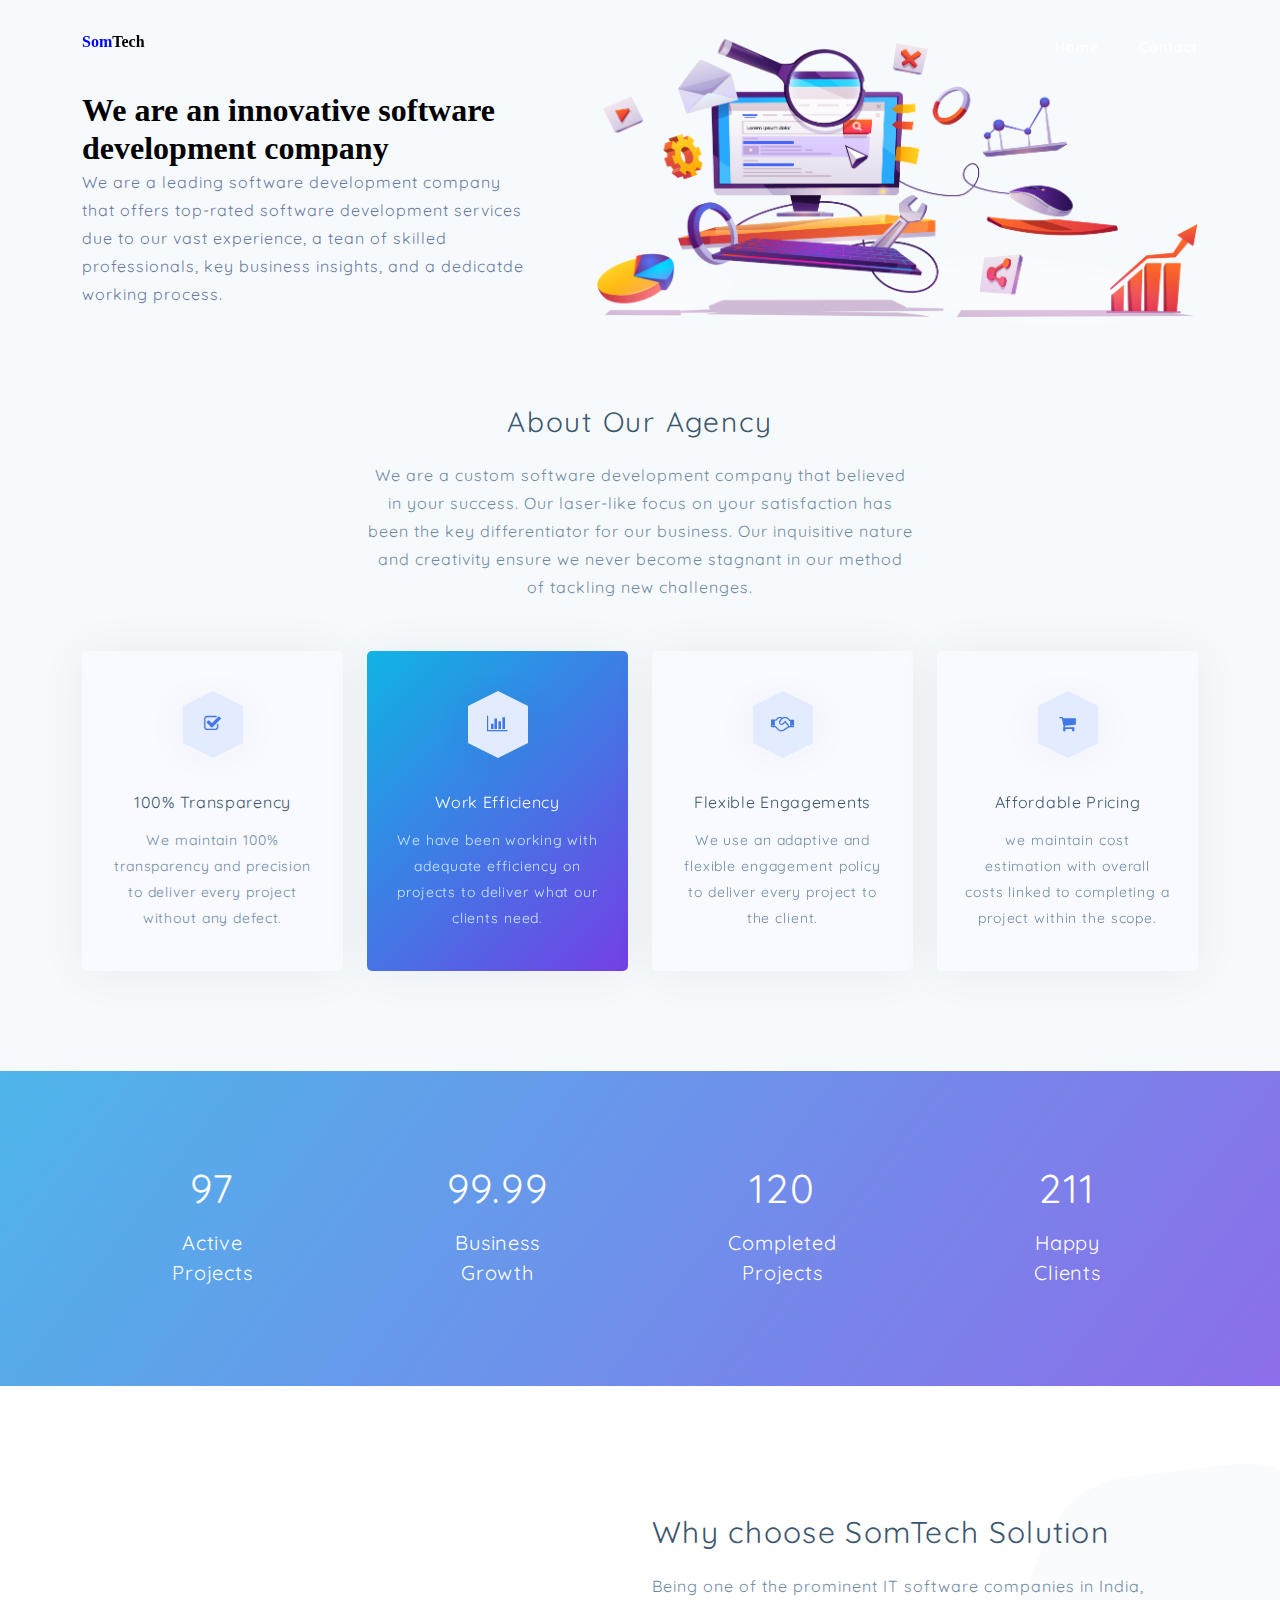
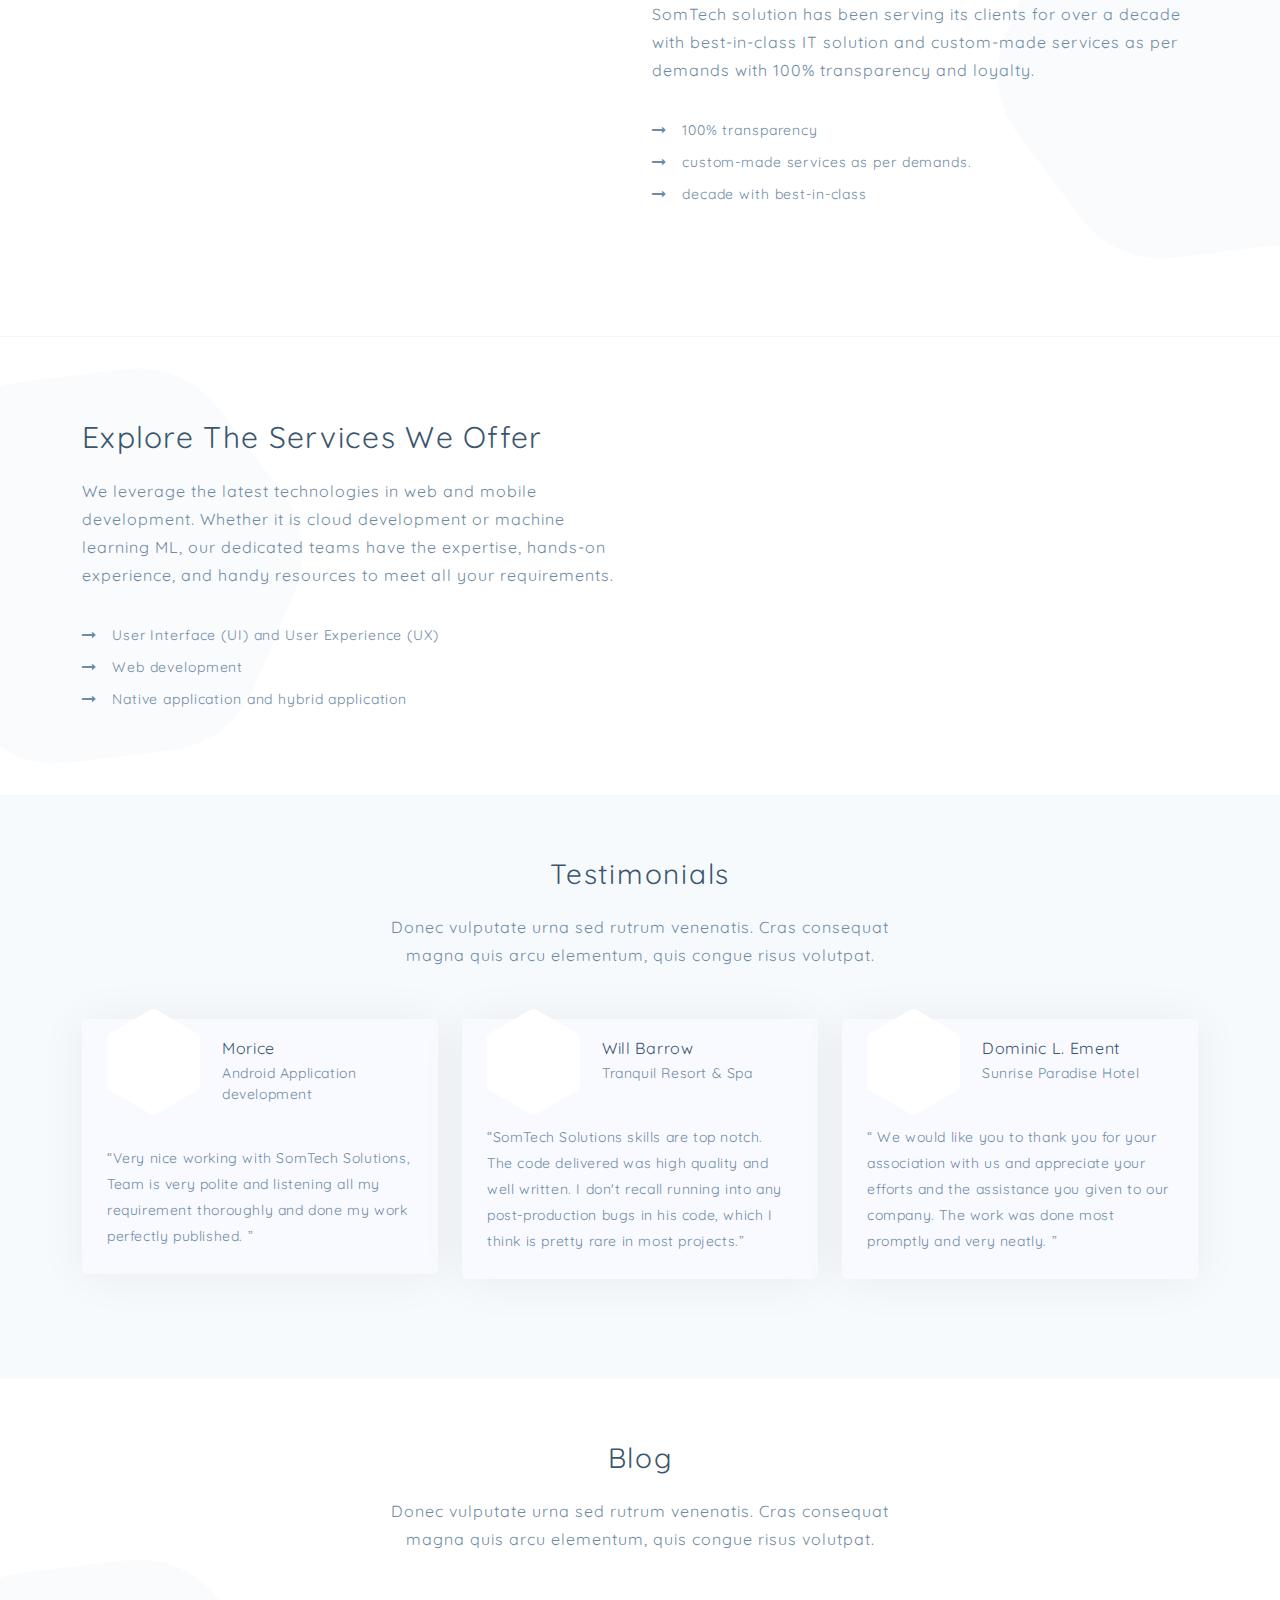
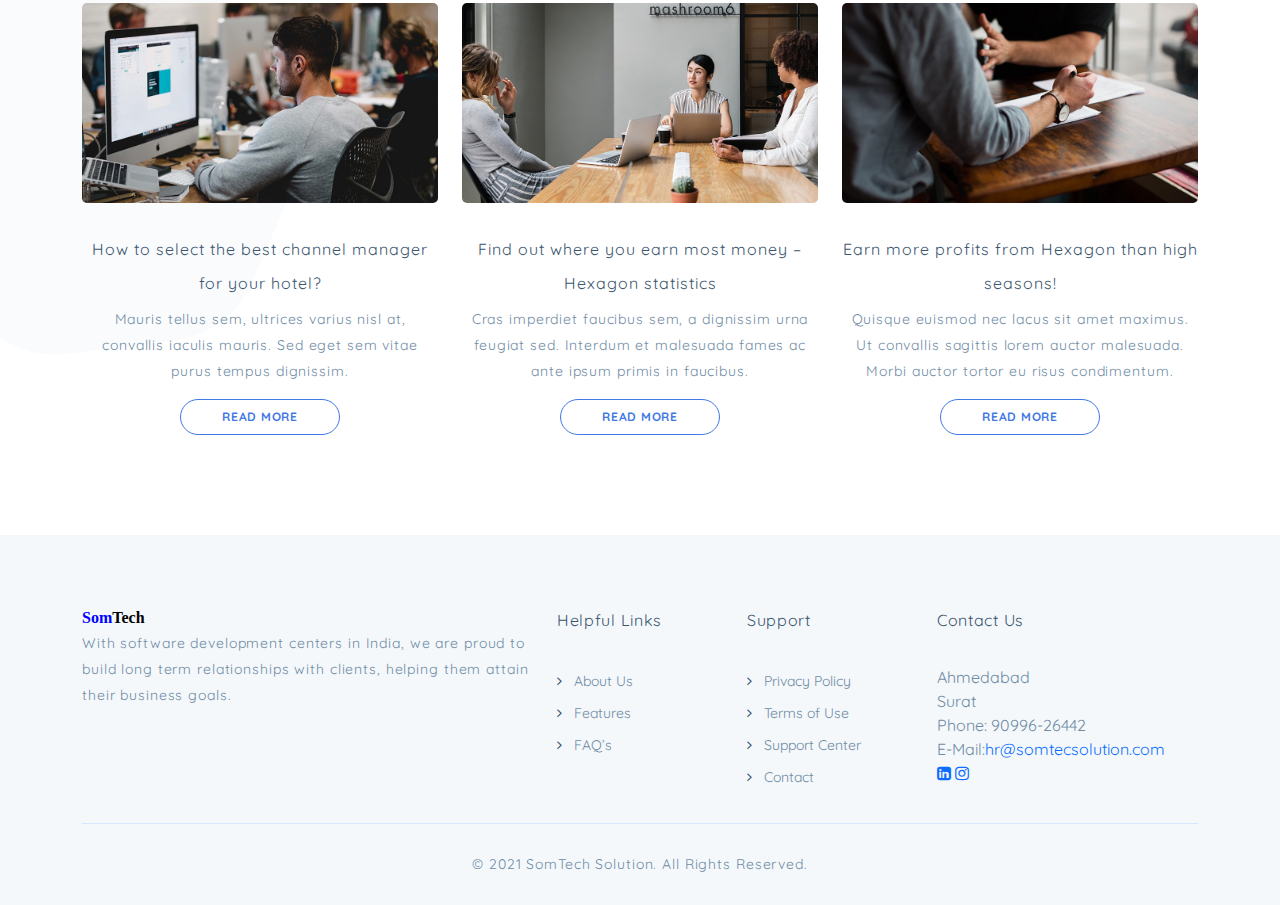
<file: index.html>
<!DOCTYPE html>
<html lang="en">

<!-- Mirrored from demo.tempload.com/hexagon/blue-index.html by HTTrack Website Copier/3.x [XR&CO'2014], Wed, 03 Aug 2022 04:37:44 GMT -->
<head>
	<meta charset="UTF-8">
	<meta http-equiv="X-UA-Compatible" content="IE=edge">
	<meta name="viewport" content="width=device-width, initial-scale=1">
	<title>Somtech solution</title>
	<meta name="description" content="Hexagon is a Agency, Startup and SaaS template by tempload." />
	<meta name="keywords" content="hexagon, startup, saas, agency, development, html, template, tempload" />
	<meta name="author" content="tempload"/>

	<!-- Favicon -->
	<link rel="icon" type="image/png" href="assets/images/favicon/favicon.png" />

	<!-- Bootstrap & Plugins CSS -->
	<link href="assets/css/bootstrap.min.css" rel="stylesheet" type="text/css">
	<link href="assets/css/font-awesome.min.css" rel="stylesheet" type="text/css">
	<link href="assets/css/magnific-popup.css" rel="stylesheet" type="text/css">

	<!-- Custom CSS -->
	<link href="assets/css/blue.css" rel="stylesheet" type="text/css">

	<!-- Global site tag (gtag.js) - Google Analytics -->
	<script async src="https://www.googletagmanager.com/gtag/js?id=UA-118135390-1"></script>
	<script>
		window.dataLayer = window.dataLayer || [];
		function gtag(){dataLayer.push(arguments);}
		gtag('js', new Date());

		gtag('config', 'UA-118135390-1');
	</script>
</head>
<body>

	<!-- ***** Preloader Start ***** -->
	<div class="preloader-wrapper">
		<div class="slice"></div>
		<div class="slice"></div>
		<div class="slice"></div>
		<div class="slice"></div>
		<div class="slice"></div>
		<div class="slice"></div>
	</div>
	<!-- ***** Preloader End ***** -->
	
	
	<!-- ***** Header Area Start ***** -->
	<header class="header-area">
		<div class="container">
			<div class="row">
				<div class="col-12">
					<nav class="main-nav">
						<!-- ***** Logo Start ***** -->	
						<a href="index.html" class="logo" style="font-family: ui-monospace;
						color: #000;
						font-weight: 800;">
						
							<span style="color:blue">Som</span>Tech
						</a>
						<!-- <a href="index.html" class="logo">
							<img src="assets/images/logo-blue.png" alt="Hexagon"/>
						</a> -->
						<!-- ***** Logo End ***** -->
						
						<!-- ***** Menu Start ***** -->
						<ul class="nav">
							<li><a href="index.html#welcome">Home</a></li>
							<!-- <li class="submenu">
								<a href="javascript:;">Discover</a>
								<ul>
									<li><a href="blue-index.html#features">Features</a></li>
									<li><a href="blue-index.html#testimonials">Testimonials</a></li>
									<li><a href="blue-index.html#pricing-plans">Pricing Plans</a></li>
									<li><a href="blue-index.html#blog">Latests Blogs</a></li>
								</ul>
							</li>
							<li class="submenu">
								<a href="javascript:;">Pages</a>
								<ul>
									<li><a href="blue-about.html">About Us</a></li>
									<li><a href="blue-features.html">Features</a></li>
									<li><a href="blue-faq.html">FAQ's</a></li>
									 <li><a href="blue-blog.html">Blog</a></li> 
								</ul>
							</li> -->
							<li><a href="blue-contact.html">Contact</a></li>
							<!-- <li><a href="#" class="btn-nav-line"><span>Free Try</span></a></li> -->
						</ul>
						<a class='menu-trigger'>
							<span>Menu</span>
						</a>
						<!-- ***** Menu End ***** -->						
					</nav>
				</div>
			</div>
		</div>
	</header>
	<!-- ***** Header Area End ***** -->


	<!-- ***** Welcome Area Start ***** -->
	<div class="welcome-area" id="welcome">
		<!-- ***** Header Background Image Start ***** -->
		<div class="right-bg">
			<img style="object-fit: cover;" src="assets/images/changes/2174 [Converted].png" class="img-fluid float-right" alt="">
		</div>
		<!-- ***** Header Background Image End ***** -->

		<!-- <div class="header-hexagon-bg">
			<img src="assets/images/header-bg.svg" class="img-fluid" alt="">
		</div> -->

		<!-- ***** Header Text Start ***** -->
		<div class="header-text">
			<div class="container">
				<div class="row" style="margin-top: 150px;">
					<div class="col-lg-5 col-md-12 col-sm-12">
						<h2 style="
							color: #000000;
							font-family: none;
							font-weight: 700;">We are an innovative software development company</h2>
						<p>We are a leading software development company that offers top-rated software development services due to our vast experience, a tean of skilled 
							professionals, key business insights, and a dedicatde working process.</p>
						<div class="email-box">
							<div class="input">
								<input type="email" placeholder="Enter your email">
								<button>Get started</button>
							</div>
							<span></span>
						</div>
					</div>
				</div>
			</div>
		</div>
		<!-- ***** Header Text End ***** -->

		<!-- ***** Play Button Start ***** -->
		<!-- <div class="play-button-wrapper">
			<a href="https://www.youtube.com/watch?v=dPZTh2NKTm4" class="btn-play">
				<i class="fa fa-play"></i>
			</a>
		</div> -->
		<!-- ***** Play Button End ***** -->
	</div>
	<!-- ***** Welcome Area End ***** -->


	<!-- ***** Features Small Start ***** -->
	<section class="section" id="features">
		<div class="container">
			<!-- ***** Section Title Start ***** -->
			<div class="row">
				<div class="col-lg-12">
					<div class="center-heading">
						<h2 class="section-title">About Our Agency</h2>
					</div>
				</div>
				<div class="offset-lg-3 col-lg-6">
					<div class="center-text">
						<p>We are a custom software development company that believed in your success. Our laser-like focus on your satisfaction has been the key differentiator for our business. Our inquisitive nature and creativity ensure we never become stagnant in our method of tackling new challenges.</p>
					</div>
				</div>
			</div>
			<!-- ***** Section Title End ***** -->

			<div class="row"> 
				<!-- ***** Features Small Item Start ***** -->
				<div class="col-lg-3 col-md-6 col-sm-6 col-12" data-scroll-reveal="enter bottom move 50px over 0.6s after 0.2s">
					<a href="blue-features-single.html" class="features-small-item">
						<div class="icon">
							<div class="hexagon-bg"></div>
							<i class="fa fa-check-square-o"></i>
						</div>
						<h5 class="features-title">100% Transparency</h5>
						<p>We maintain 100% transparency and precision to deliver every project without any defect.</p>
					</a>
				</div>
				<!-- ***** Features Small Item End ***** -->

				<!-- ***** Features Small Item Start ***** -->
				<div class="col-lg-3 col-md-6 col-sm-6 col-12" data-scroll-reveal="enter bottom move 50px over 0.6s after 0.4s">
					<a href="blue-features-single.html" class="features-small-item active">
						<div class="icon">
							<div class="hexagon-bg"></div>
							<i class="fa fa-bar-chart"></i>
						</div>
						<h5 class="features-title">Work Efficiency</h5>
						<p>We have been working with adequate efficiency on projects to deliver what our clients need.</p>
					</a>
				</div>
				<!-- ***** Features Small Item End ***** -->

				<!-- ***** Features Small Item Start ***** -->
				<div class="col-lg-3 col-md-6 col-sm-6 col-12" data-scroll-reveal="enter bottom move 50px over 0.6s after 0.6s">
					<a href="blue-features-single.html" class="features-small-item">
						<div class="icon">
							<div class="hexagon-bg"></div>
							<i class="fa fa-handshake-o"></i>
						</div>
						<h5 class="features-title">Flexible Engagements</h5>
						<p>We use an adaptive and flexible engagement policy to deliver every project to the client.</p>
					</a>
				</div>
				<!-- ***** Features Small Item End ***** -->

				<!-- ***** Features Small Item Start ***** -->
				<div class="col-lg-3 col-md-6 col-sm-6 col-12" data-scroll-reveal="enter bottom move 50px over 0.6s after 0.8s">
					<a href="blue-features-single.html" class="features-small-item">
						<div class="icon">
							<div class="hexagon-bg"></div>
							<i class="fa fa-shopping-cart"></i>
						</div>
						<h5 class="features-title">Affordable Pricing</h5>
						<p>we maintain cost estimation with overall costs linked to completing a project within the scope.</p>
					</a>
				</div>
				<!-- ***** Features Small Item End ***** -->
			</div>
		</div>
	</section>
	<!-- ***** Features Small End ***** -->

	
	<!-- ***** Counter Parallax Start ***** -->
	<section class="parallax-counter" data-image="assets/images/photos/parallax-counter.jpg">
		<div class="parallax-content">
			<div class="container">
				<div class="row">
					<div class="col-lg-3 col-md-6 col-sm-12">
						<div class="count-item">
							<strong>97</strong>
							<span>Active<br>Projects</span>
						</div>
					</div>
					<div class="col-lg-3 col-md-6 col-sm-12">
						<div class="count-item">
							<strong>99.99</strong>
							<span>Business<br>Growth</span>
						</div>
					</div>
					<div class="col-lg-3 col-md-6 col-sm-12">
						<div class="count-item">
							<strong>120</strong>
							<span>Completed<br>Projects</span>
						</div>
					</div>
					<div class="col-lg-3 col-md-6 col-sm-12">
						<div class="count-item">
							<strong>211</strong>
							<span>Happy<br>Clients</span>
						</div>
					</div>
				</div>
			</div>
		</div>
	</section>
	<!-- ***** Counter Parallax End ***** -->

	<!-- ***** Features Big Item Start ***** -->
	<section class="section white padding-bottom-top-60 border-bottom bg-center-right">
		<div class="container">
			<div class="row">
				<div class="col-lg-6 col-md-6 col-sm-12 align-self-center mobile-bottom-fix"  data-scroll-reveal="enter right move 30px over 0.6s after 0.3s">
					<img src="assets/images/photos/features/blue-1.png" class="img-fluid float-left" alt="App">
				</div>
				<div class="col-lg-6 col-md-6 col-sm-12 align-self-center">
					<div class="left-heading">
						<h2 class="section-title">Why choose SomTech Solution</h2>
					</div>
					<div class="left-text">
						<p>Being one of the prominent IT software companies in India, SomTech solution has been serving its clients for over a decade with best-in-class IT solution and custom-made services as per demands with 100% transparency and loyalty.</p>
						<ul>
							<li>100% transparency</li>
							<li>custom-made services as per demands.</li>
							<li>decade with best-in-class</li>
							<!-- <li>Quisque cursus viverra justo</li> -->
						</ul>
					</div>
				</div>
			</div>
		</div>
	</section>
	<!-- ***** Features Big Item End ***** -->


	<!-- ***** Features Big Item Start ***** -->
	<section class="section white padding-bottom-top-60 bg-center-left">
		<div class="container">
			<div class="row">
				<div class="col-lg-6 col-md-6 col-sm-12 align-self-center">
					<div class="left-heading">
						<h2 class="section-title">Explore The Services
							We Offer</h2>
					</div>
					<div class="left-text">
						<p>We leverage the latest technologies in web and mobile development. Whether it is cloud development or machine learning ML, our dedicated teams have the expertise, hands-on experience, and handy resources to meet all your requirements.</p>
						<ul>
							<li>User Interface (UI) and User Experience (UX)</li>
							<li>Web development</li>
							<li>Native application and hybrid application</li>
						</ul>
					</div>
				</div>
				<div class="col-lg-6 col-md-6 col-sm-12 align-self-center" data-scroll-reveal="enter left move 30px over 0.6s after 0.4s">
					<img src="assets/images/photos/features/blue-2.png" class="img-fluid float-left" alt="App">
				</div>
			</div>
		</div>
	</section>
	<!-- ***** Features Big Item End ***** -->


	<!-- ***** API Parallax Start ***** -->
	<!-- <section class="parallax" data-image="assets/images/photos/parallax.jpg">
		<div class="parallax-content">
			<div class="container">
				<div class="row">
					<div class="offset-lg-2 col-lg-8">
						<div class="info">
							<p>Here you'll find handy documentation about our APIs and SDKs. Choose below.</p>
						</div>
					</div>
				</div>

				***** API & SDK Buttons Start ***** 
				<div class="row">
					<div class="col-lg-4 col-md-4 col-sm-12 api-btn-content">
						<a href="#" class="btn-api">
							<i class="fa fa-code"></i>
							<span>Web API</span>
						</a>
					</div>
					<div class="col-lg-4 col-md-4 col-sm-12 api-btn-content">
						<a href="#" class="btn-api">
							<i class="fa fa-apple"></i>
							<span>iOS SDK</span>
						</a>
					</div>
					<div class="col-lg-4 col-md-4 col-sm-12 api-btn-content">
						<a href="#" class="btn-api">
							<i class="fa fa-android"></i>
							<span>Android SDK</span>
						</a>
					</div>
				</div>
				***** API & SDK Buttons End ***** 
			</div>
		</div>
	</section> -->
	<!-- ***** API Parallax End ***** -->


	<!-- ***** Testimonials Start ***** -->
	<section class="section" id="testimonials">
		<div class="container">
			<!-- ***** Section Title Start ***** -->
			<div class="row">
				<div class="col-lg-12">
					<div class="center-heading">
						<h2 class="section-title">Testimonials</h2>
					</div>
				</div>
				<div class="offset-lg-3 col-lg-6">
					<div class="center-text">
						<p>Donec vulputate urna sed rutrum venenatis. Cras consequat magna quis arcu elementum, quis congue risus volutpat.</p>
					</div>
				</div>
			</div>
			<!-- ***** Section Title End ***** -->

			<div class="row testimonials-wrapper">
				<!-- ***** Testimonials Item Start ***** -->
				<div class="col-lg-4 col-md-6 col-sm-12">
					<div class="testimonials-item">
						<div class="hexagon-user">
							<div class="hexagon-user-img">
								<div class="hexagon-in1">
									<div class="hexagon-in2" data-profile-img=""></div>
								</div>
							</div>
						</div>
						<div class="testimonials-content">
							<h3 class="user-name">Morice</h3>
							<span>Android Application development</span>
							<p>“Very nice working with SomTech Solutions, Team is very polite and listening all my requirement thoroughly and done my work perfectly published. ”</p>
						</div>
					</div>
				</div>
				<!-- ***** Testimonials Item End ***** -->

				<!-- ***** Testimonials Item Start ***** -->
				<div class="col-lg-4 col-md-6 col-sm-12">
					<div class="testimonials-item">
						<div class="hexagon-user">
							<div class="hexagon-user-img">
								<div class="hexagon-in1">
									<div class="hexagon-in2" data-profile-img=""></div>
								</div>
							</div>
						</div>
						<div class="testimonials-content">
							<h3 class="user-name">Will Barrow</h3>
							<span>Tranquil Resort & Spa</span>
							<p>“SomTech Solutions skills are top notch. The code delivered was high quality and well written. I don't recall running into any post-production bugs in his code, which I think is pretty rare in most projects.” </p>
						</div>
					</div>
				</div>
				<!-- ***** Testimonials Item End ***** -->

				<!-- ***** Testimonials Item Start ***** -->
				<div class="col-lg-4 col-md-6 col-sm-12">
					<div class="testimonials-item">
						<div class="hexagon-user">
							<div class="hexagon-user-img">
								<div class="hexagon-in1">
									<div class="hexagon-in2" data-profile-img=""></div>
								</div>
							</div>
						</div>
						<div class="testimonials-content">
							<h3 class="user-name">Dominic L. Ement</h3>
							<span>Sunrise Paradise Hotel</span>
							<p>“ We would like you to thank you for your association with us and appreciate your efforts and the assistance you given to our company. The work was done most promptly and very neatly. ” </p>
						</div>
					</div>
				</div>
				<!-- ***** Testimonials Item End ***** -->

				<!-- ***** Testimonials Item Start ***** -->
				<!-- <div class="col-lg-4 col-md-6 col-sm-12">
					<div class="testimonials-item">
						<div class="hexagon-user">
							<div class="hexagon-user-img">
								<div class="hexagon-in1">
									<div class="hexagon-in2" data-profile-img="assets/images/photos/profile/4.jpg"></div>
								</div>
							</div>
						</div>
						<div class="testimonials-content">
							<h3 class="user-name">Gunther Bearder</h3>
							<span>Jade Brook Resort</span>
							<p>Proin fringilla molestie vulputate. Suspendisse vitae elit eget ipsum sagittis aliquet. Proin sagittis luctus mauris non sollicitudin. Donec dapibus.</p>
						</div>
					</div>
				</div> -->
				<!-- ***** Testimonials Item End ***** -->

				<!-- ***** Testimonials Item Start ***** -->
				<!-- <div class="col-lg-4 col-md-6 col-sm-12">
					<div class="testimonials-item">
						<div class="hexagon-user">
							<div class="hexagon-user-img">
								<div class="hexagon-in1">
									<div class="hexagon-in2" data-profile-img="assets/images/photos/profile/5.jpg"></div>
								</div>
							</div>
						</div>
						<div class="testimonials-content">
							<h3 class="user-name">Girth Wiedend</h3>
							<span>Queen's Hotel & Spa</span>
							<p>Aenean fringilla tellus nisl, placerat venenatis lectus feugiat id. Nam nisi sem, tristique vitae lectus sodales, ullamcorper gravida felis. Vestibulum.</p>
						</div>
					</div>
				</div> -->
				<!-- ***** Testimonials Item End ***** -->

				<!-- ***** Testimonials Item Start ***** -->
				<!-- <div class="col-lg-4 col-md-6 col-sm-12">
					<div class="testimonials-item">
						<div class="hexagon-user">
							<div class="hexagon-user-img">
								<div class="hexagon-in1">
									<div class="hexagon-in2" data-profile-img="assets/images/photos/profile/6.jpg"></div>
								</div>
							</div>
						</div>
						<div class="testimonials-content">
							<h3 class="user-name">Hanson Deck</h3>
							<span>Sublime Quest Resort</span>
							<p>Integer elementum cursus dui. Praesent dolor risus, elementum vitae arcu eu, cursus imperdiet justo. Pellentesque vel pellentesque orci. Morbi tempor.</p>
						</div>
					</div>
				</div> -->
				<!-- ***** Testimonials Item End ***** -->
			</div>
		</div>
	</section>
	<!-- ***** Testimonials End ***** -->




	<!-- ***** Blog Start ***** -->
	<section class="section white bg-center-left" id="blog">
		<div class="container">
			<!-- ***** Section Title Start ***** -->
			<div class="row">
				<div class="col-lg-12">
					<div class="center-heading">
						<h2 class="section-title">Blog</h2>
					</div>
				</div>
				<div class="offset-lg-3 col-lg-6">
					<div class="center-text">
						<p>Donec vulputate urna sed rutrum venenatis. Cras consequat magna quis arcu elementum, quis congue risus volutpat.</p>
					</div>
				</div>
			</div>
			<!-- ***** Section Title End ***** -->

			<div class="row">
				<div class="col-lg-4 col-md-6 col-sm-12">
					<div class="blog-post-thumb">
						<div class="img">
							<img src="assets/images/photos/blog/1.jpg" alt="">
						</div>
						<h3>
							<a href="blue-blog-single.html">How to select the best channel manager for your hotel?</a>
						</h3>
						<div class="text">
							Mauris tellus sem, ultrices varius nisl at, convallis iaculis mauris. Sed eget sem vitae purus tempus dignissim.
						</div>
						<a href="blue-blog-single.html" class="btn-primary-line">Read More</a>
					</div>
				</div>
				<div class="col-lg-4 col-md-6 col-sm-12">
					<div class="blog-post-thumb">
						<div class="img">
							<img src="assets/images/photos/blog/2.jpg" alt="">
						</div>
						<h3>
							<a href="blue-blog-single.html">Find out where you earn most money – Hexagon statistics</a>
						</h3>
						<div class="text">
							Cras imperdiet faucibus sem, a dignissim urna feugiat sed. Interdum et malesuada fames ac ante ipsum primis in faucibus.
						</div>
						<a href="blue-blog-single.html" class="btn-primary-line">Read More</a>
					</div>
				</div>
				<div class="col-lg-4 col-md-6 col-sm-12">
					<div class="blog-post-thumb">
						<div class="img">
							<img src="assets/images/photos/blog/3.jpg" alt="">
						</div>
						<h3>
							<a href="blue-blog-single.html">Earn more profits from Hexagon than high seasons!</a>
						</h3>
						<div class="text">
							Quisque euismod nec lacus sit amet maximus. Ut convallis sagittis lorem auctor malesuada. Morbi auctor tortor eu risus condimentum.
						</div>
						<a href="blue-blog-single.html" class="btn-primary-line">Read More</a>
					</div>
				</div>
			</div>
		</div>
	</section>
	<!-- ***** Blog End ***** -->

	
	<!-- ***** Footer Start ***** -->
	<footer>
		<div class="container">
			<div class="row">
				<div class="col-lg-5 col-md-12 col-sm-12">
					<!-- <img src="assets/images/logo-blue.png" class="logo" alt=""> -->
					<a href="index.html" class="logo" style="font-family: ui-monospace;
						color: #000;
						font-weight: 800;">
						<span style="color:blue">Som</span>Tech
					</a>
					<div class="text">With software development centers in India, we are proud to build long term relationships with clients, helping them attain their business goals.</div>
				</div>
				<div class="col-lg-2 col-md-4 col-sm-6 col-6">
					<h5>Helpful Links</h5>
					<ul class="footer-nav">
						<li><a href="#"><i class="fa fa-angle-right"></i><span>About Us</span></a></li>
						<li><a href="#"><i class="fa fa-angle-right"></i><span>Features</span></a></li>
						<li><a href="#"><i class="fa fa-angle-right"></i><span>FAQ’s</span></a></li>
						<!-- <li><a href="#"><i class="fa fa-angle-right"></i><span>Blog</span></a></li> -->
					</ul>
				</div>
				<div class="col-lg-2 col-md-4 col-sm-6 col-6">
					<h5>Support</h5>
					<ul class="footer-nav">
						<li><a href="#"><i class="fa fa-angle-right"></i><span>Privacy Policy</span></a></li>
						<li><a href="#"><i class="fa fa-angle-right"></i><span>Terms of Use</span></a></li>
						<li><a href="#"><i class="fa fa-angle-right"></i><span>Support Center</span></a></li>
						<li><a href="#"><i class="fa fa-angle-right"></i><span>Contact</span></a></li>
					</ul>
				</div>
				<div class="col-lg-3 col-md-4 col-sm-12">
					<h5>Contact Us</h5>
					<div class="Office location">
						<p>Ahmedabad<br>Surat</p>
						<p>Phone: 90996-26442</p>
						<p><span>E-Mail:</span><a href="mailto:hr@somtecsolution.com">hr@somtecsolution.com</a></p>
						<a href="https://www.linkedin.com/company/somtech-solution/"><i class="fa fa-linkedin-square"></i></a>
						<a href="https://instagram.com/somtech_solution?igshid=YmMyMTA2M2Y="><i class="fa fa-instagram"></i></a>
						
					</div>
				</div>
			</div>
			<div class="row">
				<div class="col-lg-12">
					<p class="copyright">© 2021 SomTech Solution. All Rights Reserved.</p>
				</div>
			</div>
		</div>
	</footer>
	<!-- ***** Footer End ***** -->



	<!-- jQuery -->
	<script src="assets/js/jquery-3.6.0.min.js"></script>

	<!-- Bootstrap -->
	<script src="assets/js/popper.js"></script>
	<script src="assets/js/bootstrap.min.js"></script>

	<!-- Plugins -->
	<script src="assets/js/scrollreveal.min.js"></script>
	<script src="assets/js/parallax.min.js"></script>
	<script src="assets/js/jquery.waypoints.min.js"></script>
	<script src="assets/js/jquery.counterup.min.js"></script>
	<script src="assets/js/jquery.magnific-popup.min.js"></script>
	<script src="assets/js/imgfix.min.js"></script>	

	<!-- Global Init -->
	<script src="assets/js/custom.js"></script>
</body>

</html>
</file>
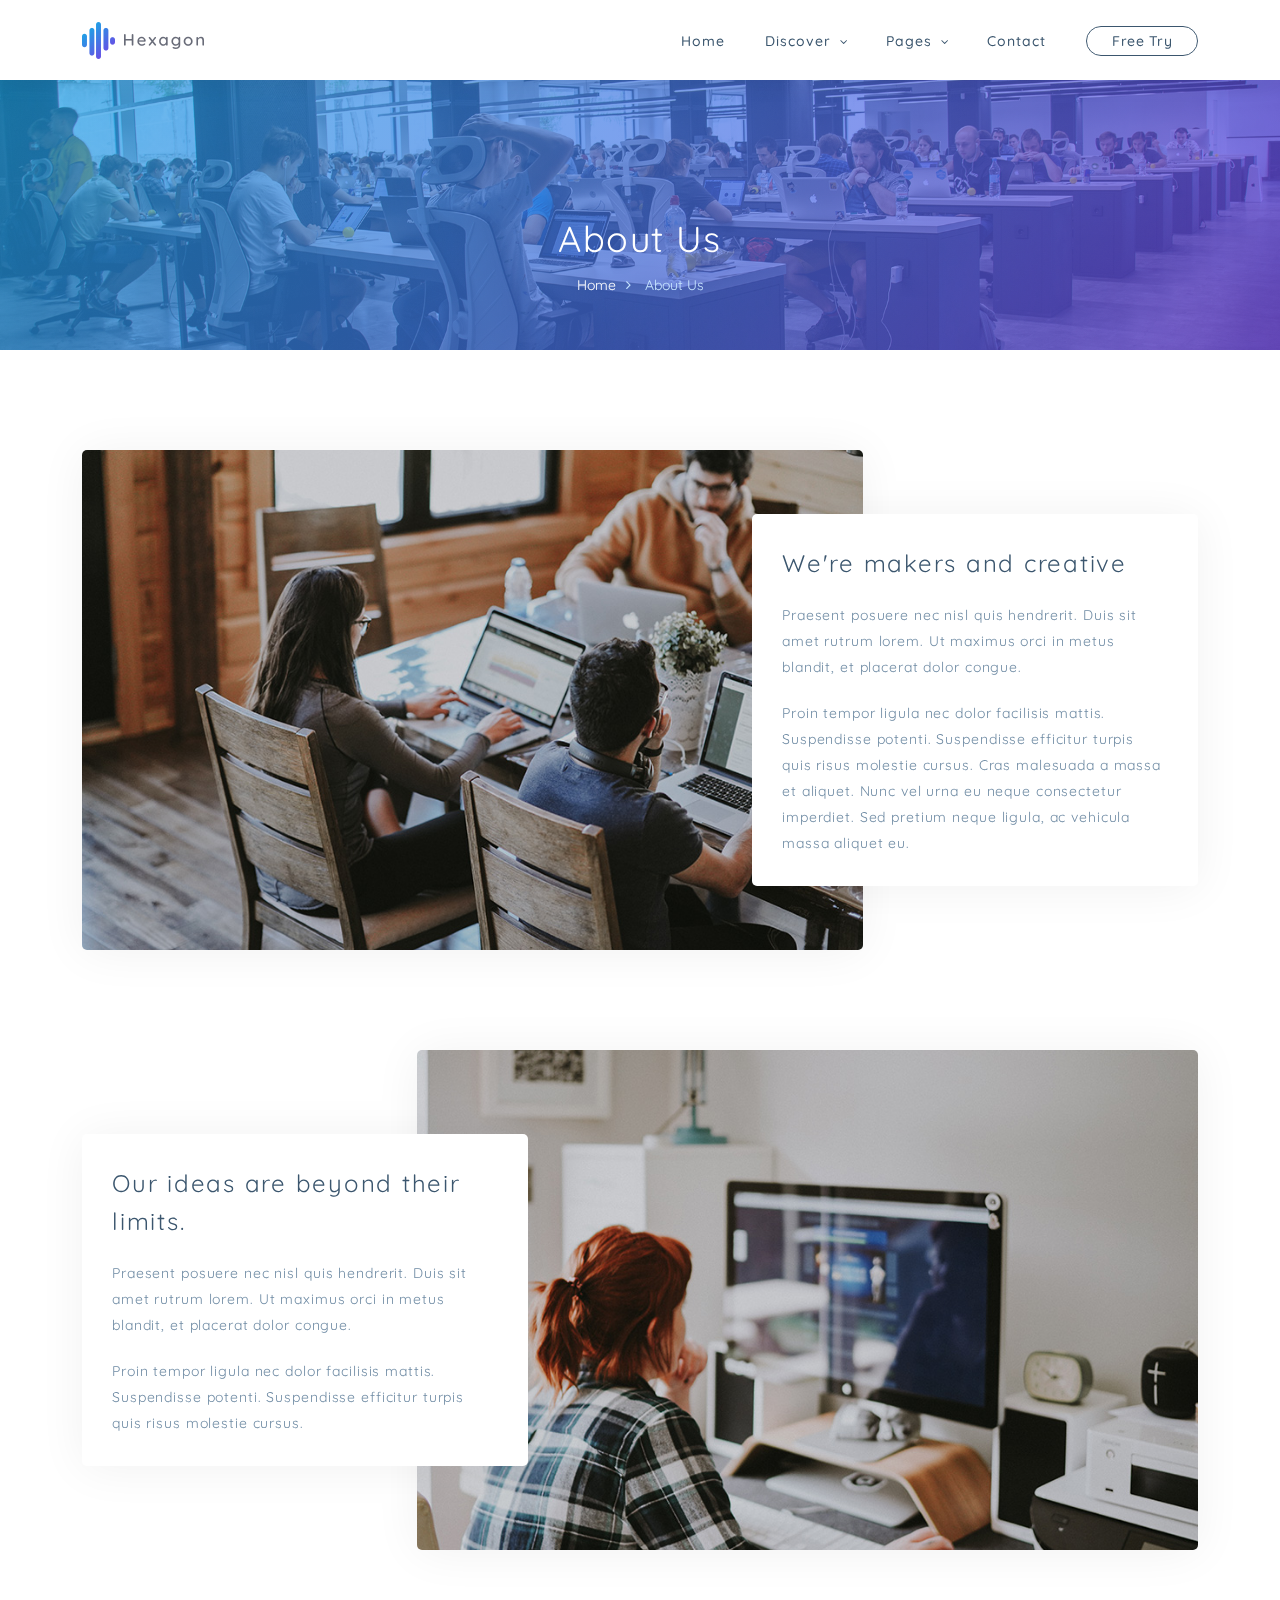
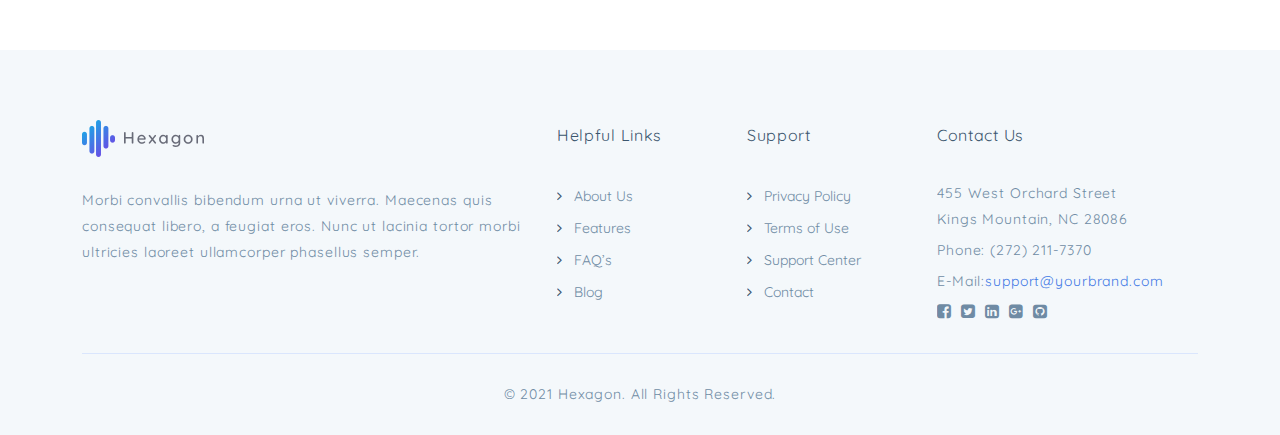
<file: blue-about.html>
<!DOCTYPE html>
<html lang="en">

<!-- Mirrored from demo.tempload.com/hexagon/blue-about.html by HTTrack Website Copier/3.x [XR&CO'2014], Wed, 03 Aug 2022 04:39:37 GMT -->
<head>
	<meta charset="UTF-8">
	<meta http-equiv="X-UA-Compatible" content="IE=edge">
	<meta name="viewport" content="width=device-width, initial-scale=1">
	<title>Hexagon - Agency, Startup and SaaS template</title>
	<meta name="description" content="Hexagon is a Agency, Startup and SaaS template by tempload." />
	<meta name="keywords" content="hexagon, startup, saas, agency, development, html, template, tempload" />
	<meta name="author" content="tempload"/>

	<!-- Favicon -->
	<link rel="icon" type="image/png" href="assets/images/favicon/favicon.png" />

	<!-- Bootstrap & Plugins CSS -->
	<link href="assets/css/bootstrap.min.css" rel="stylesheet" type="text/css">
	<link href="assets/css/font-awesome.min.css" rel="stylesheet" type="text/css">

	<!-- Custom CSS -->
	<link href="assets/css/blue.css" rel="stylesheet" type="text/css">

	<!-- Global site tag (gtag.js) - Google Analytics -->
	<script async src="https://www.googletagmanager.com/gtag/js?id=UA-118135390-1"></script>
	<script>
		window.dataLayer = window.dataLayer || [];
		function gtag(){dataLayer.push(arguments);}
		gtag('js', new Date());

		gtag('config', 'UA-118135390-1');
	</script>
</head>
<body>

	<!-- ***** Preloader Start ***** -->
	<div class="preloader-wrapper">
		<div class="slice"></div>
		<div class="slice"></div>
		<div class="slice"></div>
		<div class="slice"></div>
		<div class="slice"></div>
		<div class="slice"></div>
	</div>
	<!-- ***** Preloader End ***** -->

	
	<!-- ***** Header Area Start ***** -->
	<header class="header-area header-white">
		<div class="container">
			<div class="row">
				<div class="col-12">
					<nav class="main-nav">
						<!-- ***** Logo Start ***** -->
						<a href="blue-index.html" class="logo">
							<img src="assets/images/logo-blue.png" alt="Hexagon"/>
						</a>
						<!-- ***** Logo End ***** -->


						<!-- ***** Menu Start ***** -->
						<ul class="nav">
							<li><a href="blue-index.html#welcome">Home</a></li>
							<li class="submenu">
								<a href="javascript:;">Discover</a>
								<ul>
									<li><a href="blue-index.html#features">Features</a></li>
									<li><a href="blue-index.html#testimonials">Testimonials</a></li>
									<li><a href="blue-index.html#pricing-plans">Pricing Plans</a></li>
									<li><a href="blue-index.html#blog">Latests Blogs</a></li>
								</ul>
							</li>
							<li class="submenu">
								<a href="javascript:;">Pages</a>
								<ul>
									<li><a href="blue-about.html">About Us</a></li>
									<li><a href="blue-features.html">Features</a></li>
									<li><a href="blue-faq.html">FAQ's</a></li>
									<li><a href="blue-blog.html">Blog</a></li>
								</ul>
							</li>
							<li><a href="blue-contact.html">Contact</a></li>
							<li><a href="#" class="btn-nav-line"><span>Free Try</span></a></li>
						</ul>
						<a class='menu-trigger'>
							<span>Menu</span>
						</a>
						<!-- ***** Menu End ***** -->						
					</nav>
				</div>
			</div>
		</div>
	</header>
	<!-- ***** Header Area End ***** -->


	<section class="page">
		<!-- ***** Page Top Start ***** -->
		<div class="cover" data-image="assets/images/photos/parallax-counter.jpg">
			<div class="page-top">
				<div class="container">
					<div class="row">
						<div class="col-lg-12">
							<h1>About Us</h1>
						</div>
						<div class="col-lg-12">
							<ol class="breadcrumb">
								<li><a href="blue-index.html">Home</a></li>
								<li class="active">About Us</li>
							</ol>
						</div>
					</div>
				</div>
			</div>
		</div>
		<!-- ***** Page Top End ***** -->

		<!-- ***** Page Content Start ***** -->
		<div class="page-bottom">
			<div class="container">
				<div class="row">
					<div class="col-lg-12">
						<div class="about">
							<div class="about-image">
								<img src="assets/images/photos/about/1.jpg" alt="">
							</div>
							<div class="about-text">
								<h2>We're makers and creative</h2>
								<p>Praesent posuere nec nisl quis hendrerit. Duis sit amet rutrum lorem. Ut maximus orci in metus blandit, et placerat dolor congue.</p>
								<p>Proin tempor ligula nec dolor facilisis mattis. Suspendisse potenti. Suspendisse efficitur turpis quis risus molestie cursus. Cras malesuada a massa et aliquet. Nunc vel urna eu neque consectetur imperdiet. Sed pretium neque ligula, ac vehicula massa aliquet eu.</p>
							</div>
						</div>
						<div class="about left margin-bottom-30">
							<div class="about-image">
								<img src="assets/images/photos/about/2.jpg" alt="">
							</div>
							<div class="about-text">
								<h2>Our ideas are beyond their limits.</h2>
								<p>Praesent posuere nec nisl quis hendrerit. Duis sit amet rutrum lorem. Ut maximus orci in metus blandit, et placerat dolor congue.</p>
								<p>Proin tempor ligula nec dolor facilisis mattis. Suspendisse potenti. Suspendisse efficitur turpis quis risus molestie cursus.</p>
							</div>
						</div>
					</div>
				</div>
			</div>
		</div>
		<!-- ***** Page Content End ***** -->
	</section>


	
	<!-- ***** Footer Start ***** -->
	<footer>
		<div class="container">
			<div class="row">
				<div class="col-lg-5 col-md-12 col-sm-12">
					<img src="assets/images/logo-blue.png" class="logo" alt="">
					<div class="text">Morbi convallis bibendum urna ut viverra. Maecenas quis consequat libero, a feugiat eros. Nunc ut lacinia tortor morbi ultricies laoreet ullamcorper phasellus semper.</div>
				</div>
				<div class="col-lg-2 col-md-4 col-sm-6 col-6">
					<h5>Helpful Links</h5>
					<ul class="footer-nav">
						<li><a href="#"><i class="fa fa-angle-right"></i><span>About Us</span></a></li>
						<li><a href="#"><i class="fa fa-angle-right"></i><span>Features</span></a></li>
						<li><a href="#"><i class="fa fa-angle-right"></i><span>FAQ’s</span></a></li>
						<li><a href="#"><i class="fa fa-angle-right"></i><span>Blog</span></a></li>
					</ul>
				</div>
				<div class="col-lg-2 col-md-4 col-sm-6 col-6">
					<h5>Support</h5>
					<ul class="footer-nav">
						<li><a href="#"><i class="fa fa-angle-right"></i><span>Privacy Policy</span></a></li>
						<li><a href="#"><i class="fa fa-angle-right"></i><span>Terms of Use</span></a></li>
						<li><a href="#"><i class="fa fa-angle-right"></i><span>Support Center</span></a></li>
						<li><a href="#"><i class="fa fa-angle-right"></i><span>Contact</span></a></li>
					</ul>
				</div>
				<div class="col-lg-3 col-md-4 col-sm-12">
					<h5>Contact Us</h5>
					<div class="address">
						<p>455 West Orchard Street<br>Kings Mountain, NC 28086</p>
						<p>Phone: (272) 211-7370</p>
						<p><span>E-Mail:</span><a href="#">support@yourbrand.com</a></p>
						<ul class="social">
							<li><a href="#"><i class="fa fa-facebook-square"></i></a></li>
							<li><a href="#"><i class="fa fa-twitter-square"></i></a></li>
							<li><a href="#"><i class="fa fa-linkedin-square"></i></a></li>
							<li><a href="#"><i class="fa fa-google-plus-square"></i></a></li>
							<li><a href="#"><i class="fa fa-github-square"></i></a></li>
						</ul>
					</div>
				</div>
			</div>
			<div class="row">
				<div class="col-lg-12">
					<p class="copyright">© 2021 Hexagon. All Rights Reserved.</p>
				</div>
			</div>
		</div>
	</footer>
	<!-- ***** Footer End ***** -->



	<!-- jQuery -->
	<script src="assets/js/jquery-3.6.0.min.js"></script>

	<!-- Bootstrap -->
	<script src="assets/js/popper.js"></script>
	<script src="assets/js/bootstrap.min.js"></script>

	<!-- Plugins -->
	<script src="assets/js/scrollreveal.min.js"></script>
	<script src="assets/js/parallax.min.js"></script>
	<script src="assets/js/jquery.waypoints.min.js"></script>
	<script src="assets/js/jquery.counterup.min.js"></script>
	<script src="assets/js/imgfix.min.js"></script>	

	<!-- Global Init -->
	<script src="assets/js/custom.js"></script>
</body>

<!-- Mirrored from demo.tempload.com/hexagon/blue-about.html by HTTrack Website Copier/3.x [XR&CO'2014], Wed, 03 Aug 2022 04:39:49 GMT -->
</html>
</file>
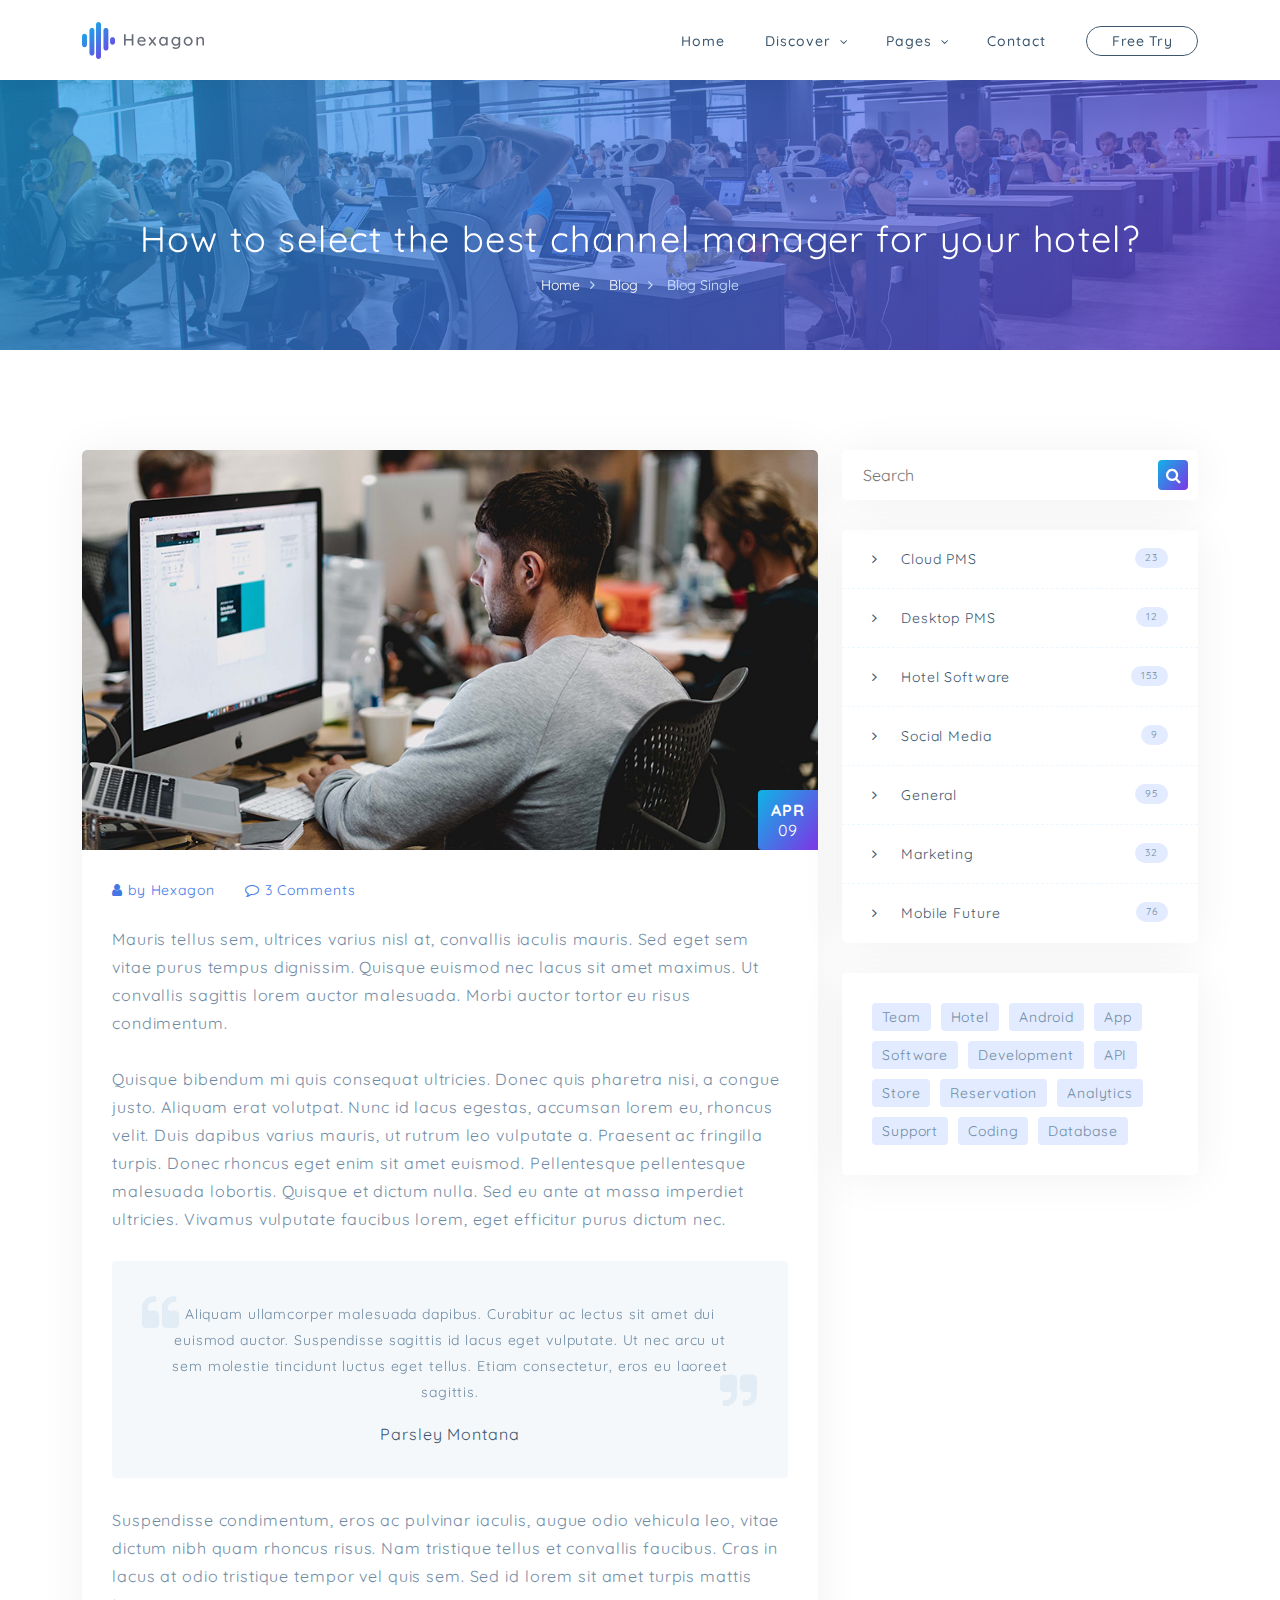
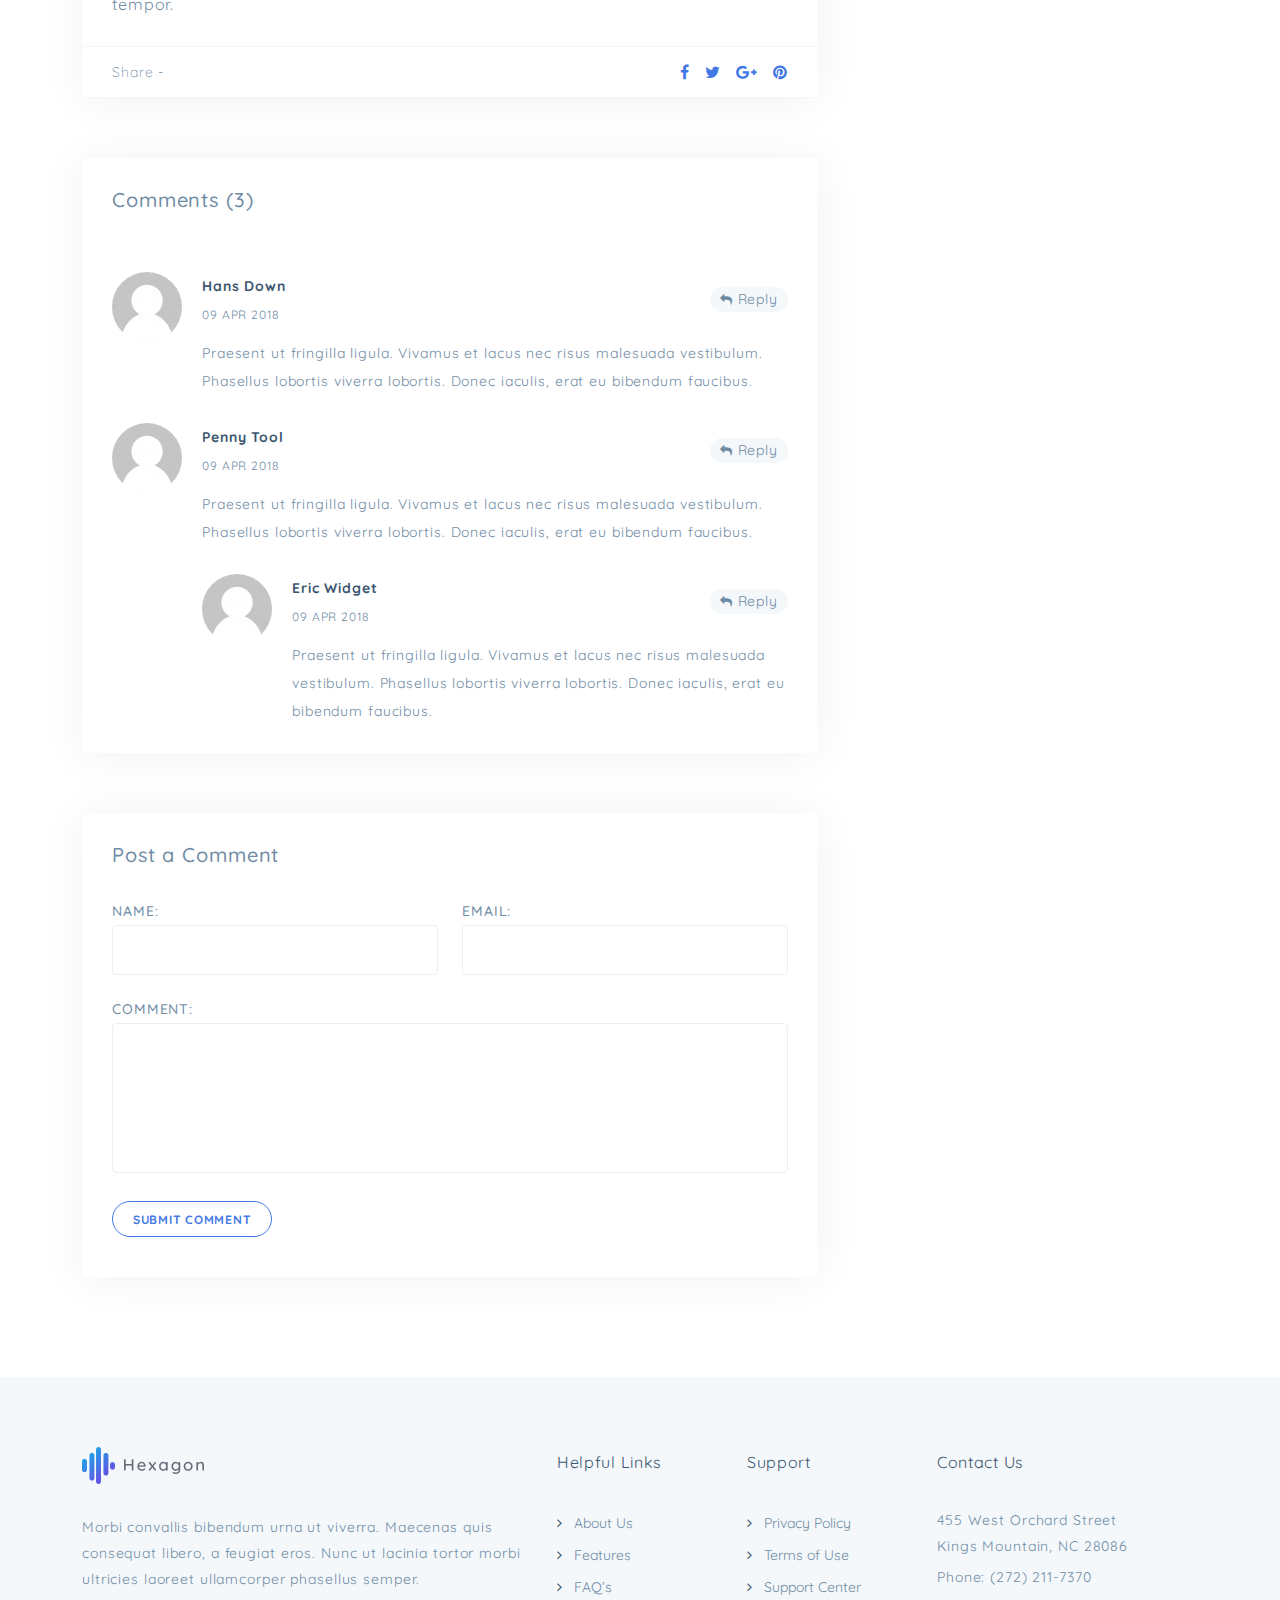
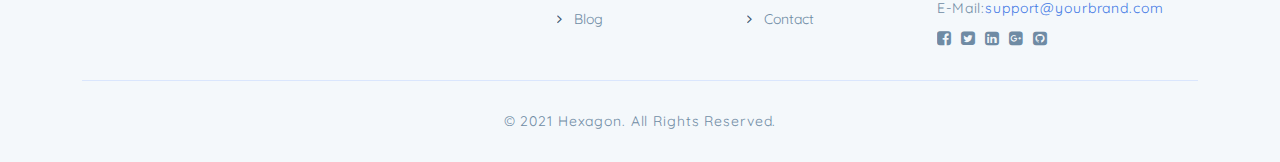
<file: blue-blog-single.html>
<!DOCTYPE html>
<html lang="en">

<!-- Mirrored from demo.tempload.com/hexagon/blue-blog-single.html by HTTrack Website Copier/3.x [XR&CO'2014], Wed, 03 Aug 2022 04:40:08 GMT -->
<head>
	<meta charset="UTF-8">
	<meta http-equiv="X-UA-Compatible" content="IE=edge">
	<meta name="viewport" content="width=device-width, initial-scale=1">
	<title>Hexagon - Agency, Startup and SaaS template</title>
	<meta name="description" content="Hexagon is a Agency, Startup and SaaS template by tempload." />
	<meta name="keywords" content="hexagon, startup, saas, agency, development, html, template, tempload" />
	<meta name="author" content="tempload"/>

	<!-- Favicon -->
	<link rel="icon" type="image/png" href="assets/images/favicon/favicon.png" />

	<!-- Bootstrap & Plugins CSS -->
	<link href="assets/css/bootstrap.min.css" rel="stylesheet" type="text/css">
	<link href="assets/css/font-awesome.min.css" rel="stylesheet" type="text/css">
	<link href="assets/css/magnific-popup.css" rel="stylesheet" type="text/css">

	<!-- Custom CSS -->
	<link href="assets/css/blue.css" rel="stylesheet" type="text/css">

	<!-- Global site tag (gtag.js) - Google Analytics -->
	<script async src="https://www.googletagmanager.com/gtag/js?id=UA-118135390-1"></script>
	<script>
		window.dataLayer = window.dataLayer || [];
		function gtag(){dataLayer.push(arguments);}
		gtag('js', new Date());

		gtag('config', 'UA-118135390-1');
	</script>
</head>
<body>

	<!-- ***** Preloader Start ***** -->
	<div class="preloader-wrapper">
		<div class="slice"></div>
		<div class="slice"></div>
		<div class="slice"></div>
		<div class="slice"></div>
		<div class="slice"></div>
		<div class="slice"></div>
	</div>
	<!-- ***** Preloader End ***** -->

	
	<!-- ***** Header Area Start ***** -->
	<header class="header-area header-white">
		<div class="container">
			<div class="row">
				<div class="col-12">
					<nav class="main-nav">
						<!-- ***** Logo Start ***** -->
						<a href="blue-index.html" class="logo">
							<img src="assets/images/logo-blue.png" alt="Hexagon"/>
						</a>
						<!-- ***** Logo End ***** -->


						<!-- ***** Menu Start ***** -->
						<ul class="nav">
							<li><a href="blue-index.html#welcome">Home</a></li>
							<li class="submenu">
								<a href="javascript:;">Discover</a>
								<ul>
									<li><a href="blue-index.html#features">Features</a></li>
									<li><a href="blue-index.html#testimonials">Testimonials</a></li>
									<li><a href="blue-index.html#pricing-plans">Pricing Plans</a></li>
									<li><a href="blue-index.html#blog">Latests Blogs</a></li>
								</ul>
							</li>
							<li class="submenu">
								<a href="javascript:;">Pages</a>
								<ul>
									<li><a href="blue-about.html">About Us</a></li>
									<li><a href="blue-features.html">Features</a></li>
									<li><a href="blue-faq.html">FAQ's</a></li>
									<li><a href="blue-blog.html">Blog</a></li>
								</ul>
							</li>
							<li><a href="blue-contact.html">Contact</a></li>
							<li><a href="#" class="btn-nav-line"><span>Free Try</span></a></li>
						</ul>
						<a class='menu-trigger'>
							<span>Menu</span>
						</a>
						<!-- ***** Menu End ***** -->						
					</nav>
				</div>
			</div>
		</div>
	</header>
	<!-- ***** Header Area End ***** -->


	<section class="page">
		<!-- ***** Page Top Start ***** -->
		<div class="cover" data-image="assets/images/photos/parallax-counter.jpg">
			<div class="page-top">
				<div class="container">
					<div class="row">
						<div class="col-lg-12">
							<h1>How to select the best channel manager for your hotel?</h1>
						</div>
						<div class="col-lg-12">
							<ol class="breadcrumb">
								<li><a href="blue-index.html">Home</a></li>
								<li><a href="blue-blog.html">Blog</a></li>
								<li class="active">Blog Single</li>
							</ol>
						</div>
					</div>
				</div>
			</div>
		</div>
		<!-- ***** Page Top End ***** -->

		<!-- ***** Page Content Start ***** -->
		<div class="page-bottom">
			<div class="container">
				<div class="row">
					<!-- ***** Page Content Start ***** -->
					<div class="col-lg-8 col-md-12 col-sm-12">
						<div class="blog-list">
							<div class="row">
								<!-- ***** Blog Post Start ***** -->
								<div class="col-lg-12">
									<div class="blog-post-thumb big">
										<!-- ***** Post Top Start ***** -->
										<div class="img">
											<img src="assets/images/photos/blog/1.jpg" alt="">
											<div class="date">
												<strong>APR</strong>
												<span>09</span>
											</div>
										</div>
										<ul class="post-meta margin-bottom-20">
											<li><a href="#"><span class="icon fa fa-user"></span>by Hexagon</a></li>
											<li><a href="#"><span class="icon fa fa-comment-o"></span>3 Comments </a></li>
										</ul>
										<!-- ***** Post Top End ***** -->

										<!-- ***** Post Content Start ***** -->
										<div class="text post-detail">
											<p>Mauris tellus sem, ultrices varius nisl at, convallis iaculis mauris. Sed eget sem vitae purus tempus dignissim. Quisque euismod nec lacus sit amet maximus. Ut convallis sagittis lorem auctor malesuada. Morbi auctor tortor eu risus condimentum.</p>
											<p>Quisque bibendum mi quis consequat ultricies. Donec quis pharetra nisi, a congue justo. Aliquam erat volutpat. Nunc id lacus egestas, accumsan lorem eu, rhoncus velit. Duis dapibus varius mauris, ut rutrum leo vulputate a. Praesent ac fringilla turpis. Donec rhoncus eget enim sit amet euismod. Pellentesque pellentesque malesuada lobortis. Quisque et dictum nulla. Sed eu ante at massa imperdiet ultricies. Vivamus vulputate faucibus lorem, eget efficitur purus dictum nec.</p>
											<blockquote>
												<div class="text">
													<p>Aliquam ullamcorper malesuada dapibus. Curabitur ac lectus sit amet dui euismod auctor. Suspendisse sagittis id lacus eget vulputate. Ut nec arcu ut sem molestie tincidunt luctus eget tellus. Etiam consectetur, eros eu laoreet sagittis.</p>
												</div>
												<div class="author">Parsley Montana</div>
											</blockquote>
											<p>Suspendisse condimentum, eros ac pulvinar iaculis, augue odio vehicula leo, vitae dictum nibh quam rhoncus risus. Nam tristique tellus et convallis faucibus. Cras in lacus at odio tristique tempor vel quis sem. Sed id lorem sit amet turpis mattis tempor.</p>
										</div>
										<!-- ***** Post Content End ***** -->

										<!-- ***** Post Share Start ***** -->
										<div class="post-footer">
											<span>Share - </span>
											<ul class="share">
												<li><a href="#"><i class="fa fa-facebook"></i></a></li>
												<li><a href="#"><i class="fa fa-twitter"></i></a></li>
												<li><a href="#"><i class="fa fa-google-plus"></i></a></li>
												<li><a href="#"><i class="fa fa-pinterest"></i></a></li>
											</ul>
										</div>
										<!-- ***** Post Share End ***** -->
									</div>
								</div>
								<!-- ***** Blog Post End ***** -->

								<!-- ***** Comment List Start ***** -->
								<div class="col-lg-12">
									<div class="section-comments">
										<h5 class="margin-bottom-60">Comments (3)</h5>
										<ul>
											<li>
												<div class="avatar">
													<img src="assets/images/comment-avatar.png" alt="">
												</div>
												<div class="comment-content">
													<div class="comment-by">
														<strong>Hans Down</strong>
														<span>09 APR 2018</span>
														<a href="#" class="btn-reply"><i class="fa fa-reply"></i> Reply</a>
													</div>
													<p>Praesent ut fringilla ligula. Vivamus et lacus nec risus malesuada vestibulum. Phasellus lobortis viverra lobortis. Donec iaculis, erat eu bibendum faucibus.</p>
												</div>
											</li>
											<li>
												<div class="avatar">
													<img src="assets/images/comment-avatar.png" alt="">
												</div>
												<div class="comment-content">
													<div class="comment-by">
														<strong>Penny Tool</strong>
														<span>09 APR 2018</span>
														<a href="#" class="btn-reply"><i class="fa fa-reply"></i> Reply</a>
													</div>
													<p>Praesent ut fringilla ligula. Vivamus et lacus nec risus malesuada vestibulum. Phasellus lobortis viverra lobortis. Donec iaculis, erat eu bibendum faucibus.</p>
												</div>
												<ul>
													<li>
														<div class="avatar">
															<img src="assets/images/comment-avatar.png" alt="">
														</div>
														<div class="comment-content">
															<div class="comment-by">
																<strong>Eric Widget</strong>
																<span>09 APR 2018</span>
																<a href="#" class="btn-reply"><i class="fa fa-reply"></i> Reply</a>
															</div>
															<p>Praesent ut fringilla ligula. Vivamus et lacus nec risus malesuada vestibulum. Phasellus lobortis viverra lobortis. Donec iaculis, erat eu bibendum faucibus.</p>
														</div>
													</li>
												</ul>
											</li>
										</ul>
									</div>
								</div>
								<!-- ***** Comment List End ***** -->

								<!-- ***** Comment Form Start ***** -->
								<div class="col-lg-12">
									<div class="post-comment">
										<h5 class="margin-bottom-30">Post a Comment</h5>
										<div class="comment-form">
											<form method="post">
												<div class="row">
													<div class="col-lg-6 col-md-6 col-sm-12">
														<div class="form-item">
															<label for="f1">Name:</label>
															<input type="text" id="f1">
														</div>
													</div>
													<div class="col-lg-6 col-md-6 col-sm-12">
														<div class="form-item">
															<label for="f2">Email:</label>
															<input type="text" id="f2">
														</div>
													</div>
													<div class="col-lg-12">
														<div class="form-item">
															<label for="f3">Comment:</label>
															<textarea id="f3"></textarea>
														</div>
													</div>
													<div class="col-lg-12">
														<button type="submit" class="btn-primary-line">Submit Comment</button>
													</div>
												</div>
											</form>
										</div>
									</div>
								</div>
								<!-- ***** Comment Form End ***** -->
							</div>
						</div>
					</div>
					<!-- ***** Page Content End ***** -->

					<!-- ***** Aside Start ***** -->
					<div class="col-lg-4 col-md-12 col-sm-12">
						<aside class="default-aside">
							<div class="sidebar">
								<div class="search-widget">
									<div class="search">
										<form>
											<input type="text" placeholder="Search">
											<button type="submit"><i class="fa fa-search"></i></button>
										</form>
									</div>
								</div>
								<ul>
									<li><a href="#">Cloud PMS <span>23</span></a></li>
									<li><a href="#">Desktop PMS <span>12</span></a></li>
									<li><a href="#">Hotel Software <span>153</span></a></li>
									<li><a href="#">Social Media <span>9</span></a></li>
									<li><a href="#">General <span>95</span></a></li>
									<li><a href="#">Marketing <span>32</span></a></li>
									<li><a href="#">Mobile Future <span>76</span></a></li>
								</ul>

								<div class="widget-tags">
									<a href="#">Team</a>
									<a href="#">Hotel</a>
									<a href="#">Android</a>
									<a href="#">App</a>
									<a href="#">Software</a>
									<a href="#">Development</a>
									<a href="#">API</a>
									<a href="#">Store</a>
									<a href="#">Reservation</a>
									<a href="#">Analytics</a>
									<a href="#">Support</a>
									<a href="#">Coding</a>
									<a href="#">Database</a>
								</div>
							</div>
						</aside>
					</div>
					<!-- ***** Aside End ***** -->

				</div>
			</div>
		</div>
		<!-- ***** Page Content End ***** -->
	</section>


	
	<!-- ***** Footer Start ***** -->
	<footer>
		<div class="container">
			<div class="row">
				<div class="col-lg-5 col-md-12 col-sm-12">
					<img src="assets/images/logo-blue.png" class="logo" alt="">
					<div class="text">Morbi convallis bibendum urna ut viverra. Maecenas quis consequat libero, a feugiat eros. Nunc ut lacinia tortor morbi ultricies laoreet ullamcorper phasellus semper.</div>
				</div>
				<div class="col-lg-2 col-md-4 col-sm-6 col-6">
					<h5>Helpful Links</h5>
					<ul class="footer-nav">
						<li><a href="#"><i class="fa fa-angle-right"></i><span>About Us</span></a></li>
						<li><a href="#"><i class="fa fa-angle-right"></i><span>Features</span></a></li>
						<li><a href="#"><i class="fa fa-angle-right"></i><span>FAQ’s</span></a></li>
						<li><a href="#"><i class="fa fa-angle-right"></i><span>Blog</span></a></li>
					</ul>
				</div>
				<div class="col-lg-2 col-md-4 col-sm-6 col-6">
					<h5>Support</h5>
					<ul class="footer-nav">
						<li><a href="#"><i class="fa fa-angle-right"></i><span>Privacy Policy</span></a></li>
						<li><a href="#"><i class="fa fa-angle-right"></i><span>Terms of Use</span></a></li>
						<li><a href="#"><i class="fa fa-angle-right"></i><span>Support Center</span></a></li>
						<li><a href="#"><i class="fa fa-angle-right"></i><span>Contact</span></a></li>
					</ul>
				</div>
				<div class="col-lg-3 col-md-4 col-sm-12">
					<h5>Contact Us</h5>
					<div class="address">
						<p>455 West Orchard Street<br>Kings Mountain, NC 28086</p>
						<p>Phone: (272) 211-7370</p>
						<p><span>E-Mail:</span><a href="#">support@yourbrand.com</a></p>
						<ul class="social">
							<li><a href="#"><i class="fa fa-facebook-square"></i></a></li>
							<li><a href="#"><i class="fa fa-twitter-square"></i></a></li>
							<li><a href="#"><i class="fa fa-linkedin-square"></i></a></li>
							<li><a href="#"><i class="fa fa-google-plus-square"></i></a></li>
							<li><a href="#"><i class="fa fa-github-square"></i></a></li>
						</ul>
					</div>
				</div>
			</div>
			<div class="row">
				<div class="col-lg-12">
					<p class="copyright">© 2021 Hexagon. All Rights Reserved.</p>
				</div>
			</div>
		</div>
	</footer>
	<!-- ***** Footer End ***** -->



	<!-- jQuery -->
	<script src="assets/js/jquery-3.6.0.min.js"></script>

	<!-- Bootstrap -->
	<script src="assets/js/popper.js"></script>
	<script src="assets/js/bootstrap.min.js"></script>

	<!-- Plugins -->
	<script src="assets/js/scrollreveal.min.js"></script>
	<script src="assets/js/parallax.min.js"></script>
	<script src="assets/js/jquery.waypoints.min.js"></script>
	<script src="assets/js/jquery.counterup.min.js"></script>
	<script src="assets/js/jquery.magnific-popup.min.js"></script>
	<script src="assets/js/imgfix.min.js"></script>	

	<!-- Global Init -->
	<script src="assets/js/custom.js"></script>
</body>

<!-- Mirrored from demo.tempload.com/hexagon/blue-blog-single.html by HTTrack Website Copier/3.x [XR&CO'2014], Wed, 03 Aug 2022 04:40:09 GMT -->
</html>
</file>
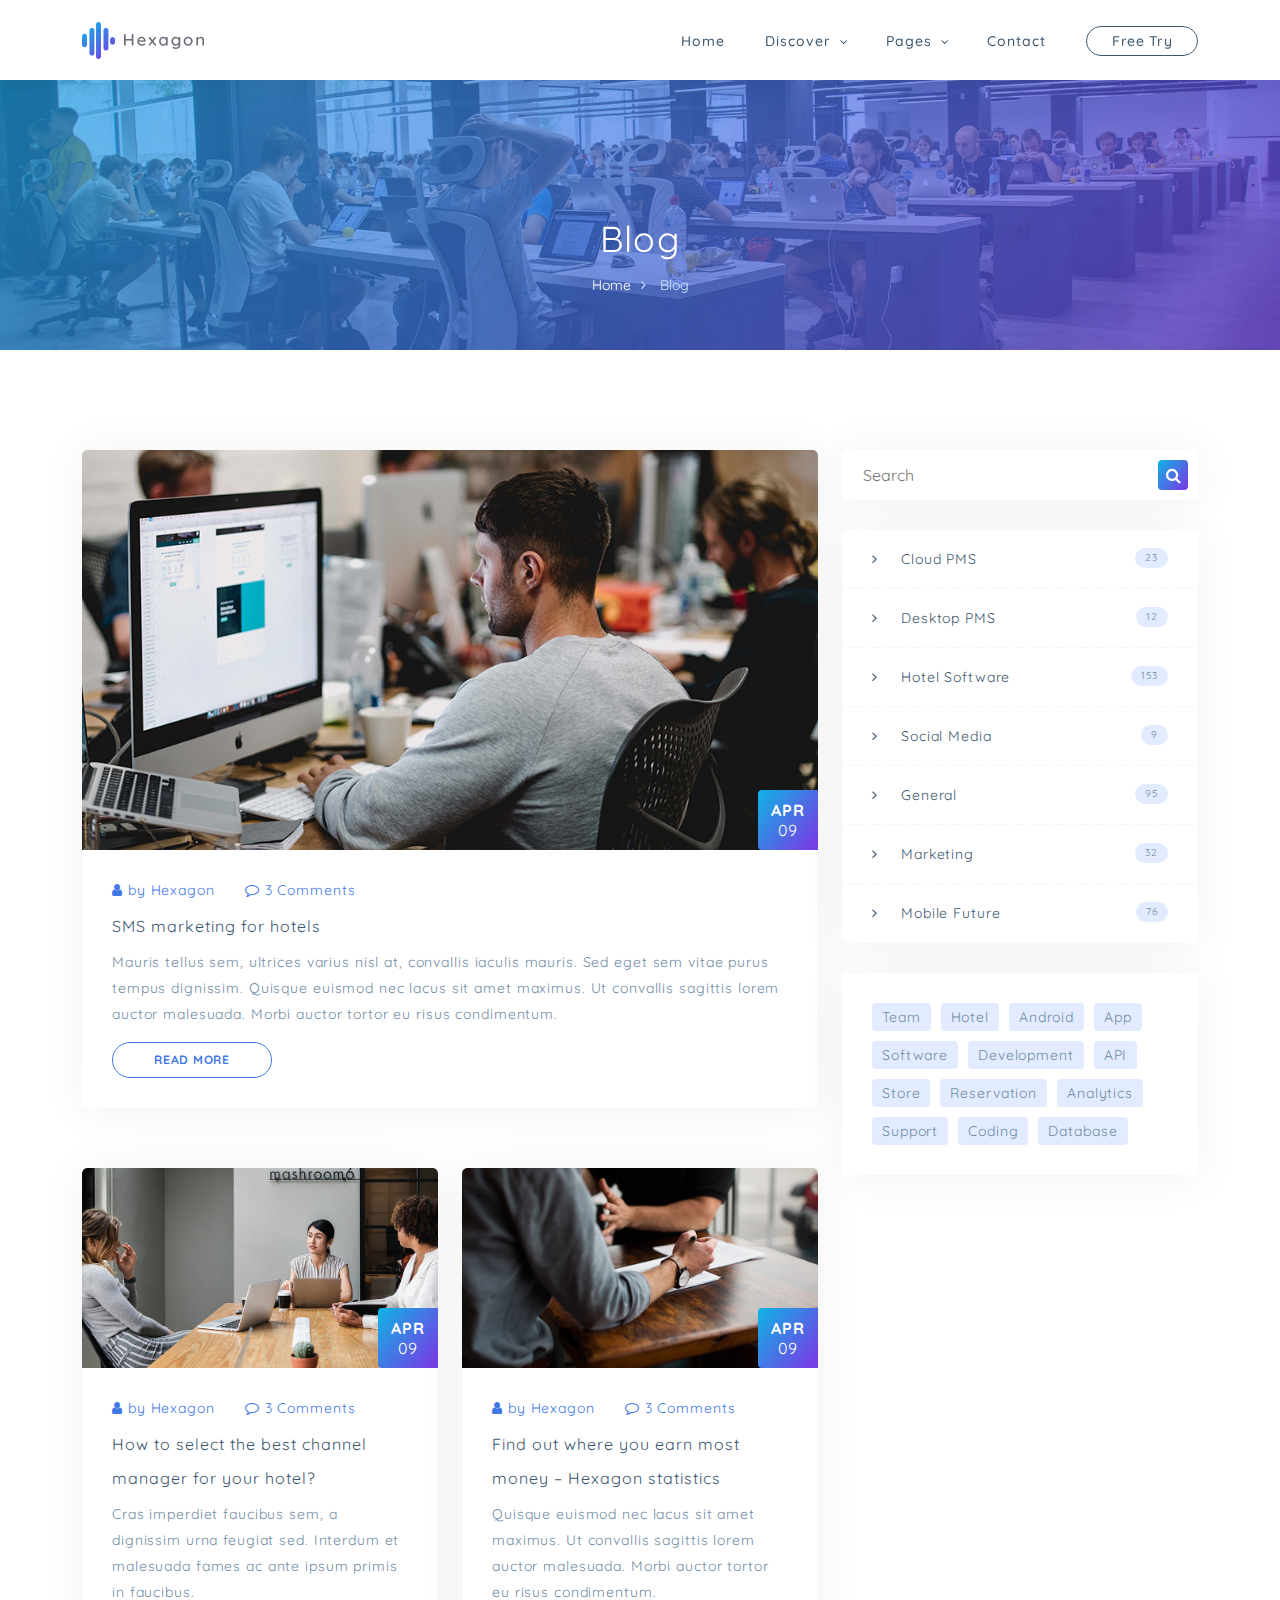
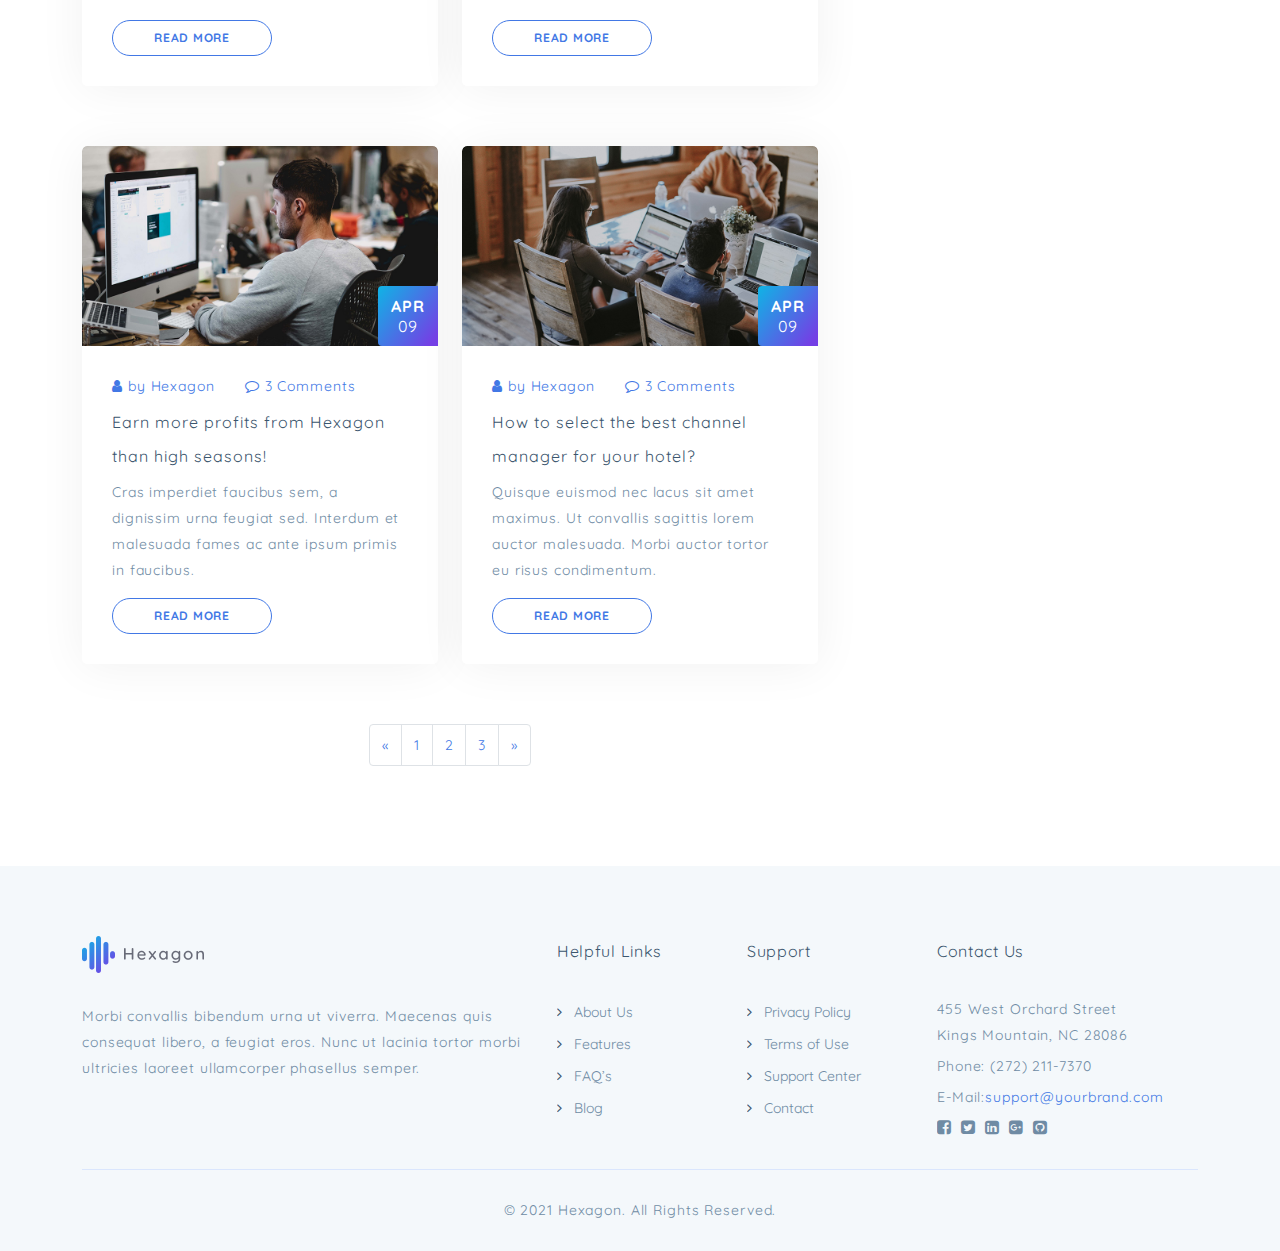
<file: blue-blog.html>
<!DOCTYPE html>
<html lang="en">

<!-- Mirrored from demo.tempload.com/hexagon/blue-blog.html by HTTrack Website Copier/3.x [XR&CO'2014], Wed, 03 Aug 2022 04:39:50 GMT -->
<head>
	<meta charset="UTF-8">
	<meta http-equiv="X-UA-Compatible" content="IE=edge">
	<meta name="viewport" content="width=device-width, initial-scale=1">
	<title>Hexagon - Agency, Startup and SaaS template</title>
	<meta name="description" content="Hexagon is a Agency, Startup and SaaS template by tempload." />
	<meta name="keywords" content="hexagon, startup, saas, agency, development, html, template, tempload" />
	<meta name="author" content="tempload"/>

	<!-- Favicon -->
	<link rel="icon" type="image/png" href="assets/images/favicon/favicon.png" />

	<!-- Bootstrap & Plugins CSS -->
	<link href="assets/css/bootstrap.min.css" rel="stylesheet" type="text/css">
	<link href="assets/css/font-awesome.min.css" rel="stylesheet" type="text/css">
	<link href="assets/css/magnific-popup.css" rel="stylesheet" type="text/css">

	<!-- Custom CSS -->
	<link href="assets/css/blue.css" rel="stylesheet" type="text/css">

	<!-- Global site tag (gtag.js) - Google Analytics -->
	<script async src="https://www.googletagmanager.com/gtag/js?id=UA-118135390-1"></script>
	<script>
		window.dataLayer = window.dataLayer || [];
		function gtag(){dataLayer.push(arguments);}
		gtag('js', new Date());

		gtag('config', 'UA-118135390-1');
	</script>
</head>
<body>

	<!-- ***** Preloader Start ***** -->
	<div class="preloader-wrapper">
		<div class="slice"></div>
		<div class="slice"></div>
		<div class="slice"></div>
		<div class="slice"></div>
		<div class="slice"></div>
		<div class="slice"></div>
	</div>
	<!-- ***** Preloader End ***** -->

	
	<!-- ***** Header Area Start ***** -->
	<header class="header-area header-white">
		<div class="container">
			<div class="row">
				<div class="col-12">
					<nav class="main-nav">
						<!-- ***** Logo Start ***** -->
						<a href="blue-index.html" class="logo">
							<img src="assets/images/logo-blue.png" alt="Hexagon"/>
						</a>
						<!-- ***** Logo End ***** -->


						<!-- ***** Menu Start ***** -->
						<ul class="nav">
							<li><a href="blue-index.html#welcome">Home</a></li>
							<li class="submenu">
								<a href="javascript:;">Discover</a>
								<ul>
									<li><a href="blue-index.html#features">Features</a></li>
									<li><a href="blue-index.html#testimonials">Testimonials</a></li>
									<li><a href="blue-index.html#pricing-plans">Pricing Plans</a></li>
									<li><a href="blue-index.html#blog">Latests Blogs</a></li>
								</ul>
							</li>
							<li class="submenu">
								<a href="javascript:;">Pages</a>
								<ul>
									<li><a href="blue-about.html">About Us</a></li>
									<li><a href="blue-features.html">Features</a></li>
									<li><a href="blue-faq.html">FAQ's</a></li>
									<li><a href="blue-blog.html">Blog</a></li>
								</ul>
							</li>
							<li><a href="blue-contact.html">Contact</a></li>
							<li><a href="#" class="btn-nav-line"><span>Free Try</span></a></li>
						</ul>
						<a class='menu-trigger'>
							<span>Menu</span>
						</a>
						<!-- ***** Menu End ***** -->						
					</nav>
				</div>
			</div>
		</div>
	</header>
	<!-- ***** Header Area End ***** -->


	<section class="page">
		<!-- ***** Page Top Start ***** -->
		<div class="cover" data-image="assets/images/photos/parallax-counter.jpg">
			<div class="page-top">
				<div class="container">
					<div class="row">
						<div class="col-lg-12">
							<h1>Blog</h1>
						</div>
						<div class="col-lg-12">
							<ol class="breadcrumb">
								<li><a href="blue-index.html">Home</a></li>
								<li class="active">Blog</li>
							</ol>
						</div>
					</div>
				</div>
			</div>
		</div>
		<!-- ***** Page Top End ***** -->

		<!-- ***** Page Content Start ***** -->
		<div class="page-bottom">
			<div class="container">
				<div class="row">
					<!-- ***** Page Content Start ***** -->
					<div class="col-lg-8 col-md-12 col-sm-12">
						<div class="blog-list">
							<div class="row">
								<!-- ***** Blog Post Big Start ***** -->
								<div class="col-lg-12">
									<div class="blog-post-thumb big">
										<div class="img">
											<img src="assets/images/photos/blog/1.jpg" alt="">
											<div class="date">
												<strong>APR</strong>
												<span>09</span>
											</div>
										</div>
										<ul class="post-meta">
											<li><a href="#"><span class="icon fa fa-user"></span>by Hexagon</a></li>
											<li><a href="#"><span class="icon fa fa-comment-o"></span>3 Comments </a></li>
										</ul>
										<h3>
											<a href="blue-blog-single.html">SMS marketing for hotels</a>
										</h3>
										<div class="text">
											Mauris tellus sem, ultrices varius nisl at, convallis iaculis mauris. Sed eget sem vitae purus tempus dignissim. Quisque euismod nec lacus sit amet maximus. Ut convallis sagittis lorem auctor malesuada. Morbi auctor tortor eu risus condimentum.
										</div>
										<a href="blue-blog-single.html" class="btn-primary-line">Read More</a>
									</div>
								</div>
								<!-- ***** Blog Post Big End ***** -->

								<!-- ***** Blog Post Standard Start ***** -->
								<div class="col-lg-6 col-md-6 col-sm-12">
									<div class="blog-post-thumb">
										<div class="img">
											<img src="assets/images/photos/blog/2.jpg" alt="">
											<div class="date">
												<strong>APR</strong>
												<span>09</span>
											</div>
										</div>
										<ul class="post-meta">
											<li><a href="#"><span class="icon fa fa-user"></span>by Hexagon</a></li>
											<li><a href="#"><span class="icon fa fa-comment-o"></span>3 Comments </a></li>
										</ul>
										<h3>
											<a href="blue-blog-single.html">How to select the best channel manager for your hotel?</a>
										</h3>
										<div class="text">
											Cras imperdiet faucibus sem, a dignissim urna feugiat sed. Interdum et malesuada fames ac ante ipsum primis in faucibus.
										</div>
										<a href="blue-blog-single.html" class="btn-primary-line">Read More</a>
									</div>
								</div>
								<!-- ***** Blog Post Standard End ***** -->

								<!-- ***** Blog Post Standard Start ***** -->
								<div class="col-lg-6 col-md-6 col-sm-12">
									<div class="blog-post-thumb">
										<div class="img">
											<img src="assets/images/photos/blog/3.jpg" alt="">
											<div class="date">
												<strong>APR</strong>
												<span>09</span>
											</div>
										</div>
										<ul class="post-meta">
											<li><a href="#"><span class="icon fa fa-user"></span>by Hexagon</a></li>
											<li><a href="#"><span class="icon fa fa-comment-o"></span>3 Comments </a></li>
										</ul>
										<h3>
											<a href="blue-blog-single.html">Find out where you earn most money – Hexagon statistics</a>
										</h3>
										<div class="text">
											Quisque euismod nec lacus sit amet maximus. Ut convallis sagittis lorem auctor malesuada. Morbi auctor tortor eu risus condimentum.
										</div>
										<a href="blue-blog-single.html" class="btn-primary-line">Read More</a>
									</div>
								</div>
								<!-- ***** Blog Post Standard End ***** -->

								<!-- ***** Blog Post Standard Start ***** -->
								<div class="col-lg-6 col-md-6 col-sm-12">
									<div class="blog-post-thumb">
										<div class="img">
											<img src="assets/images/photos/blog/1.jpg" alt="">
											<div class="date">
												<strong>APR</strong>
												<span>09</span>
											</div>
										</div>
										<ul class="post-meta">
											<li><a href="#"><span class="icon fa fa-user"></span>by Hexagon</a></li>
											<li><a href="#"><span class="icon fa fa-comment-o"></span>3 Comments </a></li>
										</ul>
										<h3>
											<a href="blue-blog-single.html">Earn more profits from Hexagon than high seasons!</a>
										</h3>
										<div class="text">
											Cras imperdiet faucibus sem, a dignissim urna feugiat sed. Interdum et malesuada fames ac ante ipsum primis in faucibus.
										</div>
										<a href="blue-blog-single.html" class="btn-primary-line">Read More</a>
									</div>
								</div>
								<!-- ***** Blog Post Standard End ***** -->

								<!-- ***** Blog Post Standard Start ***** -->
								<div class="col-lg-6 col-md-6 col-sm-12">
									<div class="blog-post-thumb">
										<div class="img">
											<img src="assets/images/photos/about/1.jpg" alt="">
											<div class="date">
												<strong>APR</strong>
												<span>09</span>
											</div>
										</div>
										<ul class="post-meta">
											<li><a href="#"><span class="icon fa fa-user"></span>by Hexagon</a></li>
											<li><a href="#"><span class="icon fa fa-comment-o"></span>3 Comments </a></li>
										</ul>
										<h3>
											<a href="blue-blog-single.html">How to select the best channel manager for your hotel?</a>
										</h3>
										<div class="text">
											Quisque euismod nec lacus sit amet maximus. Ut convallis sagittis lorem auctor malesuada. Morbi auctor tortor eu risus condimentum.
										</div>
										<a href="blue-blog-single.html" class="btn-primary-line">Read More</a>
									</div>
								</div>
								<!-- ***** Blog Post Standard End ***** -->
							</div>
						</div>

						<!-- ***** Pagination Start ***** -->
						<nav>
							<ul class="pagination justify-content-center">
								<li class="page-item">
									<a class="page-link" href="#" aria-label="Previous">
										<span aria-hidden="true">&laquo;</span>
										<span class="sr-only">Previous</span>
									</a>
								</li>
								<li class="page-item"><a class="page-link" href="#">1</a></li>
								<li class="page-item"><a class="page-link" href="#">2</a></li>
								<li class="page-item"><a class="page-link" href="#">3</a></li>
								<li class="page-item">
									<a class="page-link" href="#" aria-label="Next">
										<span aria-hidden="true">&raquo;</span>
										<span class="sr-only">Next</span>
									</a>
								</li>
							</ul>
						</nav>
						<!-- ***** Pagination End ***** -->
					</div>
					<!-- ***** Page Content End ***** -->

					<!-- ***** Aside Start ***** -->
					<div class="col-lg-4 col-md-12 col-sm-12">
						<aside class="default-aside">
							<div class="sidebar">
								<div class="search-widget">
									<div class="search">
										<form>
											<input type="text" placeholder="Search">
											<button type="submit"><i class="fa fa-search"></i></button>
										</form>
									</div>
								</div>
								<ul>
									<li><a href="#">Cloud PMS <span>23</span></a></li>
									<li><a href="#">Desktop PMS <span>12</span></a></li>
									<li><a href="#">Hotel Software <span>153</span></a></li>
									<li><a href="#">Social Media <span>9</span></a></li>
									<li><a href="#">General <span>95</span></a></li>
									<li><a href="#">Marketing <span>32</span></a></li>
									<li><a href="#">Mobile Future <span>76</span></a></li>
								</ul>

								<div class="widget-tags">
									<a href="#">Team</a>
									<a href="#">Hotel</a>
									<a href="#">Android</a>
									<a href="#">App</a>
									<a href="#">Software</a>
									<a href="#">Development</a>
									<a href="#">API</a>
									<a href="#">Store</a>
									<a href="#">Reservation</a>
									<a href="#">Analytics</a>
									<a href="#">Support</a>
									<a href="#">Coding</a>
									<a href="#">Database</a>
								</div>
							</div>
						</aside>
					</div>
					<!-- ***** Aside End ***** -->

				</div>
			</div>
		</div>
		<!-- ***** Page Content End ***** -->
	</section>


	
	<!-- ***** Footer Start ***** -->
	<footer>
		<div class="container">
			<div class="row">
				<div class="col-lg-5 col-md-12 col-sm-12">
					<img src="assets/images/logo-blue.png" class="logo" alt="">
					<div class="text">Morbi convallis bibendum urna ut viverra. Maecenas quis consequat libero, a feugiat eros. Nunc ut lacinia tortor morbi ultricies laoreet ullamcorper phasellus semper.</div>
				</div>
				<div class="col-lg-2 col-md-4 col-sm-6 col-6">
					<h5>Helpful Links</h5>
					<ul class="footer-nav">
						<li><a href="#"><i class="fa fa-angle-right"></i><span>About Us</span></a></li>
						<li><a href="#"><i class="fa fa-angle-right"></i><span>Features</span></a></li>
						<li><a href="#"><i class="fa fa-angle-right"></i><span>FAQ’s</span></a></li>
						<li><a href="#"><i class="fa fa-angle-right"></i><span>Blog</span></a></li>
					</ul>
				</div>
				<div class="col-lg-2 col-md-4 col-sm-6 col-6">
					<h5>Support</h5>
					<ul class="footer-nav">
						<li><a href="#"><i class="fa fa-angle-right"></i><span>Privacy Policy</span></a></li>
						<li><a href="#"><i class="fa fa-angle-right"></i><span>Terms of Use</span></a></li>
						<li><a href="#"><i class="fa fa-angle-right"></i><span>Support Center</span></a></li>
						<li><a href="#"><i class="fa fa-angle-right"></i><span>Contact</span></a></li>
					</ul>
				</div>
				<div class="col-lg-3 col-md-4 col-sm-12">
					<h5>Contact Us</h5>
					<div class="address">
						<p>455 West Orchard Street<br>Kings Mountain, NC 28086</p>
						<p>Phone: (272) 211-7370</p>
						<p><span>E-Mail:</span><a href="#">support@yourbrand.com</a></p>
						<ul class="social">
							<li><a href="#"><i class="fa fa-facebook-square"></i></a></li>
							<li><a href="#"><i class="fa fa-twitter-square"></i></a></li>
							<li><a href="#"><i class="fa fa-linkedin-square"></i></a></li>
							<li><a href="#"><i class="fa fa-google-plus-square"></i></a></li>
							<li><a href="#"><i class="fa fa-github-square"></i></a></li>
						</ul>
					</div>
				</div>
			</div>
			<div class="row">
				<div class="col-lg-12">
					<p class="copyright">© 2021 Hexagon. All Rights Reserved.</p>
				</div>
			</div>
		</div>
	</footer>
	<!-- ***** Footer End ***** -->



	<!-- jQuery -->
	<script src="assets/js/jquery-3.6.0.min.js"></script>

	<!-- Bootstrap -->
	<script src="assets/js/popper.js"></script>
	<script src="assets/js/bootstrap.min.js"></script>

	<!-- Plugins -->
	<script src="assets/js/scrollreveal.min.js"></script>
	<script src="assets/js/parallax.min.js"></script>
	<script src="assets/js/jquery.waypoints.min.js"></script>
	<script src="assets/js/jquery.counterup.min.js"></script>
	<script src="assets/js/jquery.magnific-popup.min.js"></script>
	<script src="assets/js/imgfix.min.js"></script>	

	<!-- Global Init -->
	<script src="assets/js/custom.js"></script>
</body>

<!-- Mirrored from demo.tempload.com/hexagon/blue-blog.html by HTTrack Website Copier/3.x [XR&CO'2014], Wed, 03 Aug 2022 04:39:50 GMT -->
</html>
</file>
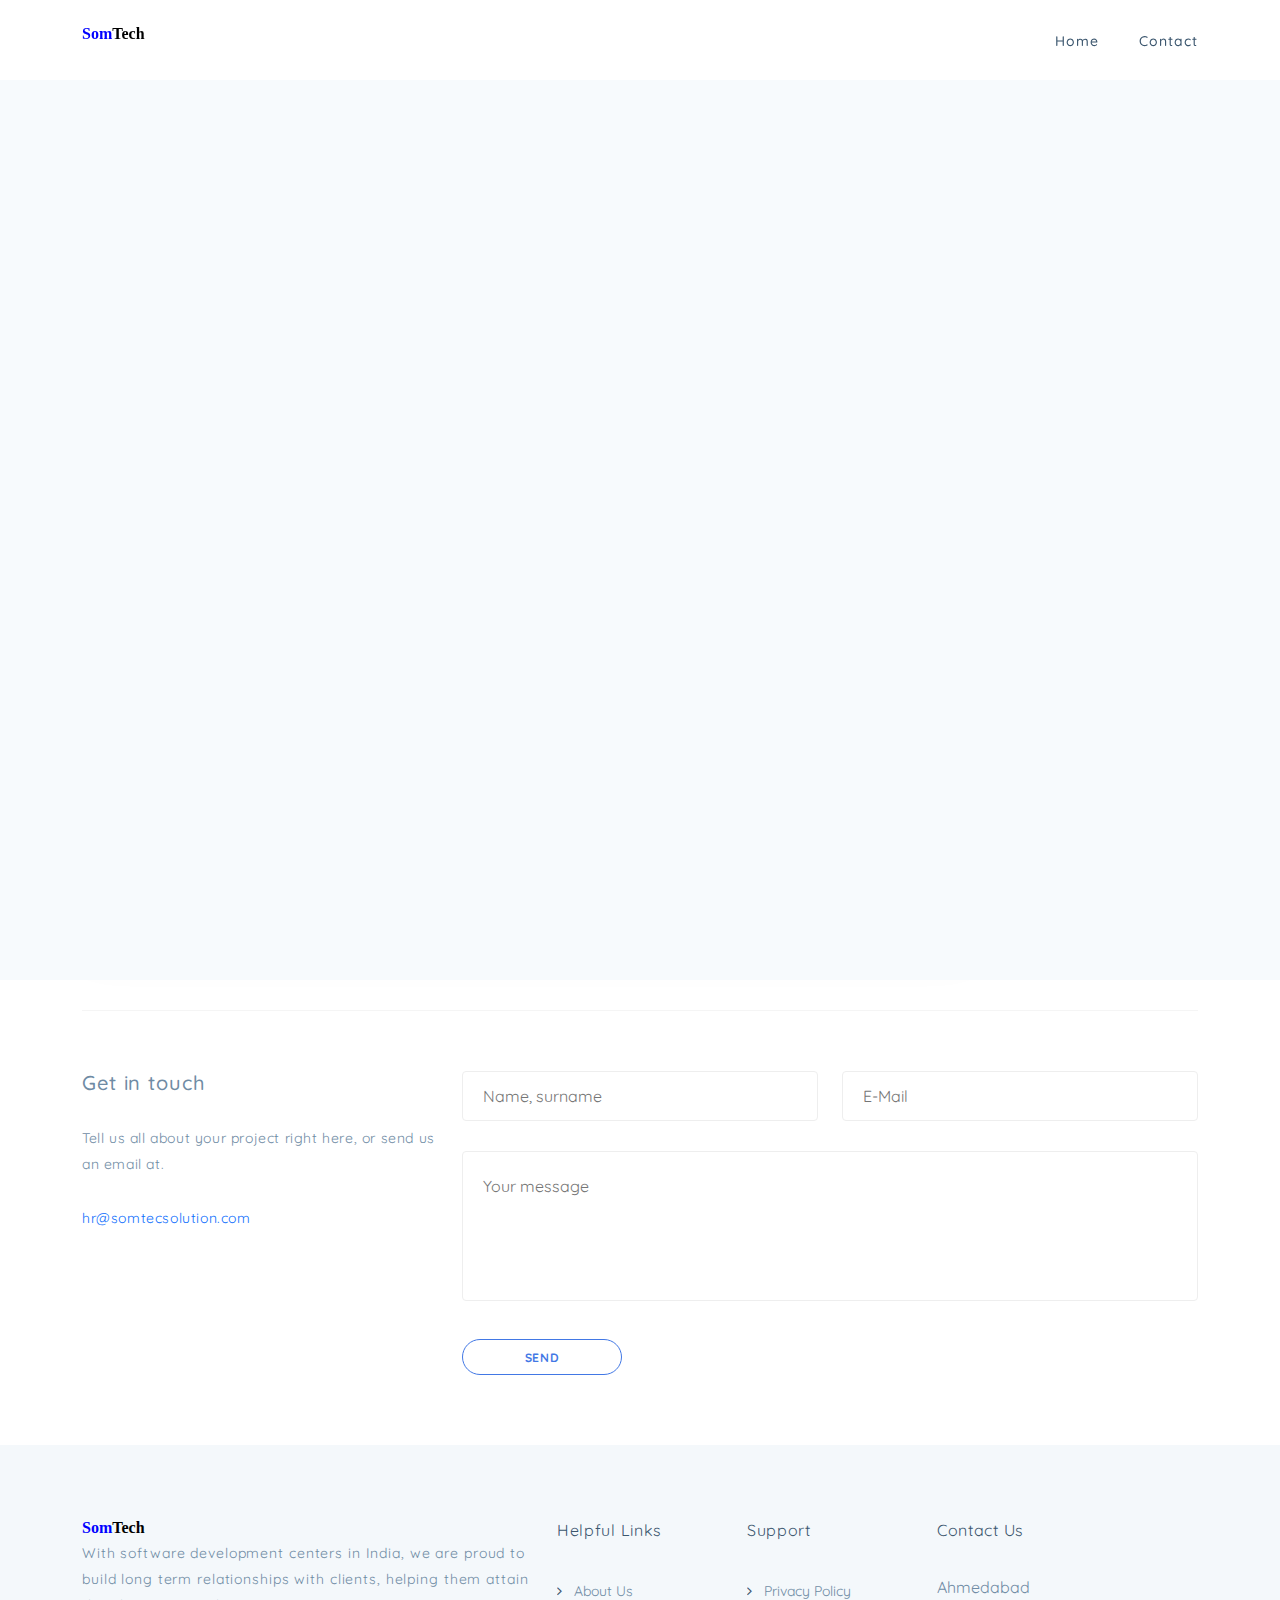
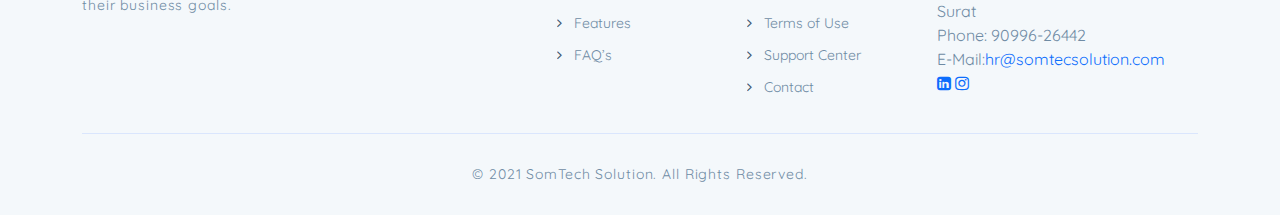
<file: blue-contact.html>
<!DOCTYPE html>
<html lang="en">

<!-- Mirrored from demo.tempload.com/hexagon/blue-contact.html by HTTrack Website Copier/3.x [XR&CO'2014], Wed, 03 Aug 2022 04:39:50 GMT -->
<head>
	<meta charset="UTF-8">
	<meta http-equiv="X-UA-Compatible" content="IE=edge">
	<meta name="viewport" content="width=device-width, initial-scale=1">
	<title>Somtech solution</title>
	<meta name="description" content="Hexagon is a Agency, Startup and SaaS template by tempload." />
	<meta name="keywords" content="hexagon, startup, saas, agency, development, html, template, tempload" />
	<meta name="author" content="tempload"/>

	<!-- Favicon -->
	<link rel="icon" type="image/png" href="assets/images/favicon/favicon.png" />

	<!-- Bootstrap & Plugins CSS -->
	<link href="assets/css/bootstrap.min.css" rel="stylesheet" type="text/css">
	<link href="assets/css/font-awesome.min.css" rel="stylesheet" type="text/css">

	<!-- Custom CSS -->
	<link href="assets/css/blue.css" rel="stylesheet" type="text/css">

	<!-- Global site tag (gtag.js) - Google Analytics -->
	<script async src="https://www.googletagmanager.com/gtag/js?id=UA-118135390-1"></script>
	<script>
		window.dataLayer = window.dataLayer || [];
		function gtag(){dataLayer.push(arguments);}
		gtag('js', new Date());

		gtag('config', 'UA-118135390-1');
	</script>
</head>
<body>

	<!-- ***** Preloader Start ***** -->
	<div class="preloader-wrapper">
		<div class="slice"></div>
		<div class="slice"></div>
		<div class="slice"></div>
		<div class="slice"></div>
		<div class="slice"></div>
		<div class="slice"></div>
	</div>
	<!-- ***** Preloader End ***** -->

	
	<!-- ***** Header Area Start ***** -->
	<header class="header-area header-white">
		<div class="container">
			<div class="row">
				<div class="col-12">
					<nav class="main-nav">
						<!-- ***** Logo Start ***** -->
						<a href="index.html" class="logo" style="font-family: ui-monospace;
						color: #000;
						font-weight: 800;">
						
							<span style="color:blue">Som</span>Tech
						</a>
						<!-- ***** Logo End ***** -->


						<!-- ***** Menu Start ***** -->
						<ul class="nav">
							<li><a href="index.html#welcome">Home</a></li>
							<!-- <li class="submenu">
								<a href="javascript:;">Discover</a>
								<ul>
									<li><a href="index.html#features">Features</a></li>
									<li><a href="index.html#testimonials">Testimonials</a></li>
									<li><a href="index.html#pricing-plans">Pricing Plans</a></li>
									<li><a href="index.html#blog">Latests Blogs</a></li>
								</ul>
							</li>
							<li class="submenu">
								<a href="javascript:;">Pages</a>
								<ul>
									<li><a href="blue-about.html">About Us</a></li>
									<li><a href="blue-features.html">Features</a></li>
									<li><a href="blue-faq.html">FAQ's</a></li>
									<li><a href="blue-blog.html">Blog</a></li>
								</ul>
							</li> -->
							<li><a href="blue-contact.html">Contact</a></li>
							<!-- <li><a href="#" class="btn-nav-line"><span>Free Try</span></a></li> -->
						</ul>
						<a class='menu-trigger'>
							<span>Menu</span>
						</a>
						<!-- ***** Menu End ***** -->						
					</nav>
				</div>
			</div>
		</div>
	</header>
	<!-- ***** Header Area End ***** -->


	<section class="page">
		<!-- ***** Page Top Start ***** -->
		<div class="cover" data-image="assets/images/photos/parallax-counter.jpg">
			<div class="page-top">
				<div class="container">
					<div class="row">
						<div class="col-lg-12">
							<h1>Contact</h1>
						</div>
						<div class="col-lg-12">
							<ol class="breadcrumb">
								<li><a href="index.html">Home</a></li>
								<li class="active">Contact</li>
							</ol>
						</div>
					</div>
				</div>
			</div>
		</div>
		<!-- ***** Page Top End ***** -->

		<!-- ***** Page Content Start ***** -->
		<div class="page-bottom">
			<div class="container">
				<div class="row">
					<div class="col-lg-12">
						<div class="contact">
							<div class="map-wrapper">
								<!-- ***** Google Maps Start ***** -->
								<div class="map-canvas"
									data-zoom="12"
									data-lat="23.0225"
									data-lng="72.5714"
									data-type="roadmap"
									data-hue="#ffc400"
									data-title="Ahmedabad"
									data-icon-path="assets/images/marker-blue.png"
									data-content="Somtech Solution<br><br><a href='mailto:hr@somtecsolution.com'>hr@somtecsolution.com</a>">
								</div>
								<!-- ***** Google Maps End ***** -->
							</div>
							<div class="contact-info">
								<div class="item">
									<i class="fa fa-location-arrow"></i>
									<div class="txt">
										<span>Ahmedabad<br>Surat</span>
									</div>
								</div>
								<div class="item">
									<i class="fa fa-phone"></i>
									<div class="txt">
										<span>90996-26442</span>
									</div>
								</div>
								<div class="item">
									<i class="fa fa-envelope"></i>
									<div class="txt">
										<span><a href="mailto:hr@somtecsolution.com">hr@somtecsolution.com</a></span>
									</div>
								</div>
								<ul class="social">
									<li><a href="#"><i class="fa fa-facebook-square"></i></a></li>
									<li><a href="#"><i class="fa fa-twitter-square"></i></a></li>
									<li><a href="#"><i class="fa fa-linkedin-square"></i></a></li>
									<li><a href="#"><i class="fa fa-google-plus-square"></i></a></li>
									<li><a href="#"><i class="fa fa-github-square"></i></a></li>
								</ul>
							</div>
						</div>
					</div>
					<div class="col-lg-12">
						<div class="contact-bottom">
							<div class="row">
								<!-- ***** Contact Text Start ***** -->
								<div class="col-lg-4 col-md-6 col-sm-12">
									<h5 class="margin-bottom-30">Get in touch</h5>
									<div class="contact-text">
										<p>Tell us all about your project right here, or send us an email at.</p>
										<p><a href="mailto:hr@somtecsolution.com">hr@somtecsolution.com</a></p>

									</div>
								</div>
								<!-- ***** Contact Text End ***** -->

								<!-- ***** Contact Form Start ***** -->
								<div class="col-lg-8 col-md-6 col-sm-12">
									<div class="contact-form">
										<div class="row">
											<div class="col-lg-6 col-md-12 col-sm-12">
												<input type="text" placeholder="Name, surname">
											</div>
											<div class="col-lg-6 col-md-12 col-sm-12">
												<input type="text" placeholder="E-Mail">
											</div>
											<div class="col-lg-12">
												<textarea placeholder="Your message"></textarea>
											</div>
											<div class="col-lg-12">
												<button class="btn-primary-line">SEND</button>
											</div>
										</div>
									</div>
								</div>
								<!-- ***** Contact Form End ***** -->
							</div>
						</div>
					</div>
				</div>
			</div>
		</div>
		<!-- ***** Page Content End ***** -->
	</section>


	
	<!-- ***** Footer Start ***** -->
	<footer>
		<div class="container">
			<div class="row">
				<div class="col-lg-5 col-md-12 col-sm-12">
					<!-- <img src="assets/images/logo-blue.png" class="logo" alt=""> -->
					<a href="index.html" class="logo" style="font-family: ui-monospace;
						color: #000;
						font-weight: 800;">
						<span style="color:blue">Som</span>Tech
					</a>
					<div class="text">With software development centers in India, we are proud to build long term relationships with clients, helping them attain their business goals.</div>
				</div>
				<div class="col-lg-2 col-md-4 col-sm-6 col-6">
					<h5>Helpful Links</h5>
					<ul class="footer-nav">
						<li><a href="#"><i class="fa fa-angle-right"></i><span>About Us</span></a></li>
						<li><a href="#"><i class="fa fa-angle-right"></i><span>Features</span></a></li>
						<li><a href="#"><i class="fa fa-angle-right"></i><span>FAQ’s</span></a></li>
						<!-- <li><a href="#"><i class="fa fa-angle-right"></i><span>Blog</span></a></li> -->
					</ul>
				</div>
				<div class="col-lg-2 col-md-4 col-sm-6 col-6">
					<h5>Support</h5>
					<ul class="footer-nav">
						<li><a href="#"><i class="fa fa-angle-right"></i><span>Privacy Policy</span></a></li>
						<li><a href="#"><i class="fa fa-angle-right"></i><span>Terms of Use</span></a></li>
						<li><a href="#"><i class="fa fa-angle-right"></i><span>Support Center</span></a></li>
						<li><a href="#"><i class="fa fa-angle-right"></i><span>Contact</span></a></li>
					</ul>
				</div>
				<div class="col-lg-3 col-md-4 col-sm-12">
					<h5>Contact Us</h5>
					<div class="Office location">
						<p>Ahmedabad<br>Surat</p>
						<p>Phone: 90996-26442</p>
						<p><span>E-Mail:</span><a href="mailto:hr@somtecsolution.com">hr@somtecsolution.com</a></p>
						<a href="https://www.linkedin.com/company/somtech-solution/"><i class="fa fa-linkedin-square"></i></a>
						<a href="https://instagram.com/somtech_solution?igshid=YmMyMTA2M2Y="><i class="fa fa-instagram"></i></a>
						
					</div>
				</div>
			</div>
			<div class="row">
				<div class="col-lg-12">
					<p class="copyright">© 2021 SomTech Solution. All Rights Reserved.</p>
				</div>
			</div>
		</div>
	</footer>
	<!-- ***** Footer End ***** -->



	<!-- jQuery -->
	<script src="assets/js/jquery-3.6.0.min.js"></script>

	<!-- Bootstrap -->
	<script src="assets/js/popper.js"></script>
	<script src="assets/js/bootstrap.min.js"></script>

	<!-- Plugins -->
	<script src="assets/js/scrollreveal.min.js"></script>
	<script src="assets/js/parallax.min.js"></script>
	<script src="assets/js/jquery.waypoints.min.js"></script>
	<script src="assets/js/jquery.counterup.min.js"></script>
	<script src="assets/js/imgfix.min.js"></script>
	<script src="http://maps.google.com/maps/api/js?key=AIzaSyAthC_2x5GtKhiH7rUumkMbwvp31qyFyA8"></script>
	<script src="assets/js/map-script.js"></script>

	<!-- Global Init -->
	<script src="assets/js/custom.js"></script>
</body>

<!-- Mirrored from demo.tempload.com/hexagon/blue-contact.html by HTTrack Website Copier/3.x [XR&CO'2014], Wed, 03 Aug 2022 04:39:53 GMT -->
</html>
</file>
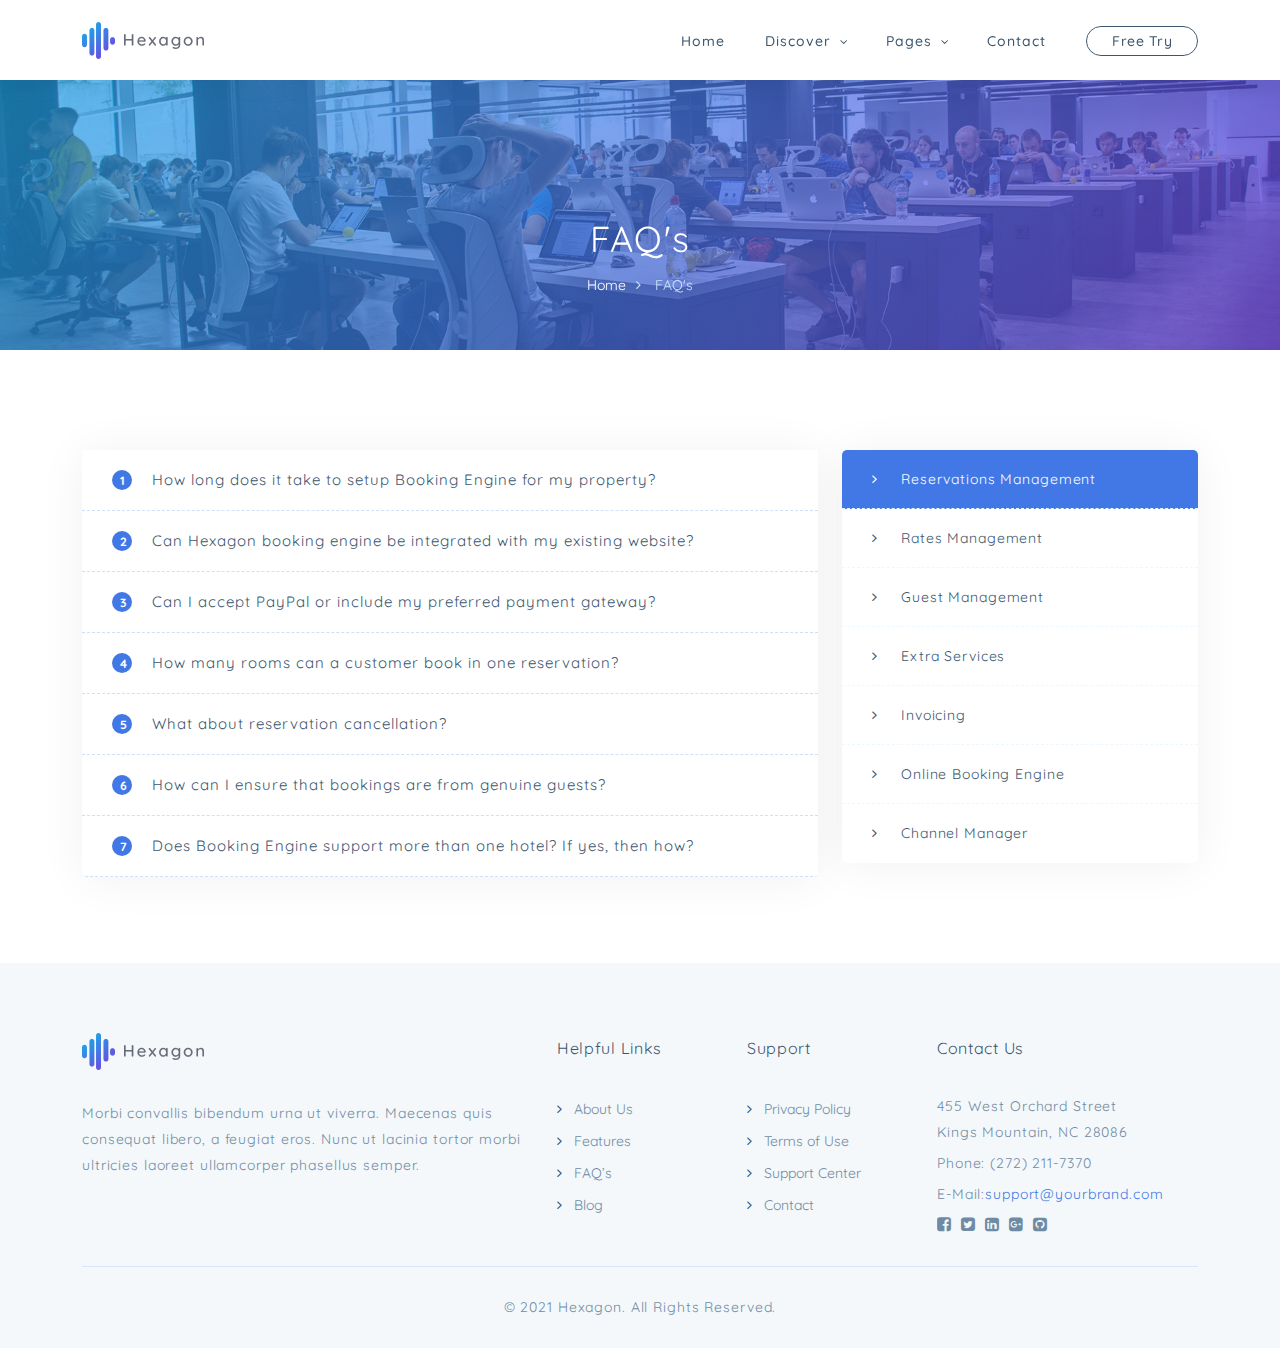
<file: blue-faq.html>
<!DOCTYPE html>
<html lang="en">

<!-- Mirrored from demo.tempload.com/hexagon/blue-faq.html by HTTrack Website Copier/3.x [XR&CO'2014], Wed, 03 Aug 2022 04:39:49 GMT -->
<head>
	<meta charset="UTF-8">
	<meta http-equiv="X-UA-Compatible" content="IE=edge">
	<meta name="viewport" content="width=device-width, initial-scale=1">
	<title>Hexagon - Agency, Startup and SaaS template</title>
	<meta name="description" content="Hexagon is a Agency, Startup and SaaS template by tempload." />
	<meta name="keywords" content="hexagon, startup, saas, agency, development, html, template, tempload" />
	<meta name="author" content="tempload"/>

	<!-- Favicon -->
	<link rel="icon" type="image/png" href="assets/images/favicon/favicon.png" />

	<!-- Bootstrap & Plugins CSS -->
	<link href="assets/css/bootstrap.min.css" rel="stylesheet" type="text/css">
	<link href="assets/css/font-awesome.min.css" rel="stylesheet" type="text/css">

	<!-- Custom CSS -->
	<link href="assets/css/blue.css" rel="stylesheet" type="text/css">

	<!-- Global site tag (gtag.js) - Google Analytics -->
	<script async src="https://www.googletagmanager.com/gtag/js?id=UA-118135390-1"></script>
	<script>
		window.dataLayer = window.dataLayer || [];
		function gtag(){dataLayer.push(arguments);}
		gtag('js', new Date());

		gtag('config', 'UA-118135390-1');
	</script>
</head>
<body>

	<!-- ***** Preloader Start ***** -->
	<div class="preloader-wrapper">
		<div class="slice"></div>
		<div class="slice"></div>
		<div class="slice"></div>
		<div class="slice"></div>
		<div class="slice"></div>
		<div class="slice"></div>
	</div>
	<!-- ***** Preloader End ***** -->

	
	<!-- ***** Header Area Start ***** -->
	<header class="header-area header-white">
		<div class="container">
			<div class="row">
				<div class="col-12">
					<nav class="main-nav">
						<!-- ***** Logo Start ***** -->
						<a href="blue-index.html" class="logo">
							<img src="assets/images/logo-blue.png" alt="Hexagon"/>
						</a>
						<!-- ***** Logo End ***** -->


						<!-- ***** Menu Start ***** -->
						<ul class="nav">
							<li><a href="blue-index.html#welcome">Home</a></li>
							<li class="submenu">
								<a href="javascript:;">Discover</a>
								<ul>
									<li><a href="blue-index.html#features">Features</a></li>
									<li><a href="blue-index.html#testimonials">Testimonials</a></li>
									<li><a href="blue-index.html#pricing-plans">Pricing Plans</a></li>
									<li><a href="blue-index.html#blog">Latests Blogs</a></li>
								</ul>
							</li>
							<li class="submenu">
								<a href="javascript:;">Pages</a>
								<ul>
									<li><a href="blue-about.html">About Us</a></li>
									<li><a href="blue-features.html">Features</a></li>
									<li><a href="blue-faq.html">FAQ's</a></li>
									<li><a href="blue-blog.html">Blog</a></li>
								</ul>
							</li>
							<li><a href="blue-contact.html">Contact</a></li>
							<li><a href="#" class="btn-nav-line"><span>Free Try</span></a></li>
						</ul>
						<a class='menu-trigger'>
							<span>Menu</span>
						</a>
						<!-- ***** Menu End ***** -->						
					</nav>
				</div>
			</div>
		</div>
	</header>
	<!-- ***** Header Area End ***** -->


	<section class="page">
		<!-- ***** Page Top Start ***** -->
		<div class="cover" data-image="assets/images/photos/parallax-counter.jpg">
			<div class="page-top">
				<div class="container">
					<div class="row">
						<div class="col-lg-12">
							<h1>FAQ's</h1>
						</div>
						<div class="col-lg-12">
							<ol class="breadcrumb">
								<li><a href="blue-index.html">Home</a></li>
								<li class="active">FAQ's</li>
							</ol>
						</div>
					</div>
				</div>
			</div>
		</div>
		<!-- ***** Page Top End ***** -->

		<!-- ***** Page Content Start ***** -->
		<div class="page-bottom">
			<div class="container">
				<div class="row">
					<!-- ***** FAQ Start ***** -->
					<div class="col-lg-8 col-md-12 col-sm-12">
						<div class="accordion" id="accordionExample">
							<div class="accordion-item">
								<h2 class="accordion-header" id="heading-1">
									<button class="accordion-button collapsed" type="button" data-bs-toggle="collapse" data-bs-target="#collapse-1" aria-expanded="false" aria-controls="collapse-1">
										<span class="badge">1</span> How long does it take to setup Booking Engine for my property?
									</button>
								</h2>
								<div id="collapse-1" class="accordion-collapse collapse" aria-labelledby="heading-1" data-bs-parent="#accordionExample">
									<div class="accordion-body">
										<p>Donec tempus sodales dolor, at efficitur enim posuere auctor. Nam et nisi eu purus tempor faucibus aliquet vitae orci. Curabitur sollicitudin leo et magna pharetra efficitur. Nullam et scelerisque lectus. Orci varius natoque penatibus et magnis dis parturient montes, nascetur ridiculus mus. Quisque faucibus sit amet odio eget scelerisque. Mauris dictum cursus ornare.</p>
										<p>Ut vehicula blandit tellus. Sed sit amet bibendum leo, non sagittis neque. Nam fringilla fermentum tortor, ac gravida velit facilisis id. Donec congue ullamcorper velit, at malesuada arcu faucibus pretium. Donec rhoncus magna sit amet massa venenatis, ut convallis justo ultricies.</p>
									</div>
								</div>
							</div>
							<div class="accordion-item">
								<h2 class="accordion-header" id="heading-2">
									<button class="accordion-button collapsed" type="button" data-bs-toggle="collapse" data-bs-target="#collapse-2" aria-expanded="false" aria-controls="collapse-2">
										<span class="badge">2</span> Can Hexagon booking engine be integrated with my existing website?
									</button>
								</h2>
								<div id="collapse-2" class="accordion-collapse collapse" aria-labelledby="heading-2" data-bs-parent="#accordionExample">
									<div class="accordion-body">
										<p>Donec tempus sodales dolor, at efficitur enim posuere auctor. Nam et nisi eu purus tempor faucibus aliquet vitae orci. Curabitur sollicitudin leo et magna pharetra efficitur. Nullam et scelerisque lectus. Orci varius natoque penatibus et magnis dis parturient montes, nascetur ridiculus mus. Quisque faucibus sit amet odio eget scelerisque. Mauris dictum cursus ornare.</p>
										<p>Ut vehicula blandit tellus. Sed sit amet bibendum leo, non sagittis neque. Nam fringilla fermentum tortor, ac gravida velit facilisis id. Donec congue ullamcorper velit, at malesuada arcu faucibus pretium. Donec rhoncus magna sit amet massa venenatis, ut convallis justo ultricies.</p>
									</div>
								</div>
							</div>
							<div class="accordion-item">
								<h2 class="accordion-header" id="heading-3">
									<button class="accordion-button collapsed" type="button" data-bs-toggle="collapse" data-bs-target="#collapse-3" aria-expanded="false" aria-controls="collapse-3">
										<span class="badge">3</span> Can I accept PayPal or include my preferred payment gateway?
									</button>
								</h2>
								<div id="collapse-3" class="accordion-collapse collapse" aria-labelledby="heading-3" data-bs-parent="#accordionExample">
									<div class="accordion-body">
										<p>Donec tempus sodales dolor, at efficitur enim posuere auctor. Nam et nisi eu purus tempor faucibus aliquet vitae orci. Curabitur sollicitudin leo et magna pharetra efficitur. Nullam et scelerisque lectus. Orci varius natoque penatibus et magnis dis parturient montes, nascetur ridiculus mus. Quisque faucibus sit amet odio eget scelerisque. Mauris dictum cursus ornare.</p>
										<p>Ut vehicula blandit tellus. Sed sit amet bibendum leo, non sagittis neque. Nam fringilla fermentum tortor, ac gravida velit facilisis id. Donec congue ullamcorper velit, at malesuada arcu faucibus pretium. Donec rhoncus magna sit amet massa venenatis, ut convallis justo ultricies.</p>
									</div>
								</div>
							</div>
							<div class="accordion-item">
								<h2 class="accordion-header" id="heading-4">
									<button class="accordion-button collapsed" type="button" data-bs-toggle="collapse" data-bs-target="#collapse-4" aria-expanded="false" aria-controls="collapse-4">
										<span class="badge">4</span> How many rooms can a customer book in one reservation?
									</button>
								</h2>
								<div id="collapse-4" class="accordion-collapse collapse" aria-labelledby="heading-4" data-bs-parent="#accordionExample">
									<div class="accordion-body">
										<p>Donec tempus sodales dolor, at efficitur enim posuere auctor. Nam et nisi eu purus tempor faucibus aliquet vitae orci. Curabitur sollicitudin leo et magna pharetra efficitur. Nullam et scelerisque lectus. Orci varius natoque penatibus et magnis dis parturient montes, nascetur ridiculus mus. Quisque faucibus sit amet odio eget scelerisque. Mauris dictum cursus ornare.</p>
										<p>Ut vehicula blandit tellus. Sed sit amet bibendum leo, non sagittis neque. Nam fringilla fermentum tortor, ac gravida velit facilisis id. Donec congue ullamcorper velit, at malesuada arcu faucibus pretium. Donec rhoncus magna sit amet massa venenatis, ut convallis justo ultricies.</p>
									</div>
								</div>
							</div>
							<div class="accordion-item">
								<h2 class="accordion-header" id="heading-5">
									<button class="accordion-button collapsed" type="button" data-bs-toggle="collapse" data-bs-target="#collapse-5" aria-expanded="false" aria-controls="collapse-5">
										<span class="badge">5</span> What about reservation cancellation?
									</button>
								</h2>
								<div id="collapse-5" class="accordion-collapse collapse" aria-labelledby="heading-5" data-bs-parent="#accordionExample">
									<div class="accordion-body">
										<p>Donec tempus sodales dolor, at efficitur enim posuere auctor. Nam et nisi eu purus tempor faucibus aliquet vitae orci. Curabitur sollicitudin leo et magna pharetra efficitur. Nullam et scelerisque lectus. Orci varius natoque penatibus et magnis dis parturient montes, nascetur ridiculus mus. Quisque faucibus sit amet odio eget scelerisque. Mauris dictum cursus ornare.</p>
										<p>Ut vehicula blandit tellus. Sed sit amet bibendum leo, non sagittis neque. Nam fringilla fermentum tortor, ac gravida velit facilisis id. Donec congue ullamcorper velit, at malesuada arcu faucibus pretium. Donec rhoncus magna sit amet massa venenatis, ut convallis justo ultricies.</p>
									</div>
								</div>
							</div>
							<div class="accordion-item">
								<h2 class="accordion-header" id="heading-6">
									<button class="accordion-button collapsed" type="button" data-bs-toggle="collapse" data-bs-target="#collapse-6" aria-expanded="false" aria-controls="collapse-6">
										<span class="badge">6</span> How can I ensure that bookings are from genuine guests?
									</button>
								</h2>
								<div id="collapse-6" class="accordion-collapse collapse" aria-labelledby="heading-6" data-bs-parent="#accordionExample">
									<div class="accordion-body">
										<p>Donec tempus sodales dolor, at efficitur enim posuere auctor. Nam et nisi eu purus tempor faucibus aliquet vitae orci. Curabitur sollicitudin leo et magna pharetra efficitur. Nullam et scelerisque lectus. Orci varius natoque penatibus et magnis dis parturient montes, nascetur ridiculus mus. Quisque faucibus sit amet odio eget scelerisque. Mauris dictum cursus ornare.</p>
										<p>Ut vehicula blandit tellus. Sed sit amet bibendum leo, non sagittis neque. Nam fringilla fermentum tortor, ac gravida velit facilisis id. Donec congue ullamcorper velit, at malesuada arcu faucibus pretium. Donec rhoncus magna sit amet massa venenatis, ut convallis justo ultricies.</p>
									</div>
								</div>
							</div>
							<div class="accordion-item">
								<h2 class="accordion-header" id="heading-7">
									<button class="accordion-button collapsed" type="button" data-bs-toggle="collapse" data-bs-target="#collapse-7" aria-expanded="false" aria-controls="collapse-7">
										<span class="badge">7</span> Does Booking Engine support more than one hotel? If yes, then how?
									</button>
								</h2>
								<div id="collapse-7" class="accordion-collapse collapse" aria-labelledby="heading-7" data-bs-parent="#accordionExample">
									<div class="accordion-body">
										<p>Donec tempus sodales dolor, at efficitur enim posuere auctor. Nam et nisi eu purus tempor faucibus aliquet vitae orci. Curabitur sollicitudin leo et magna pharetra efficitur. Nullam et scelerisque lectus. Orci varius natoque penatibus et magnis dis parturient montes, nascetur ridiculus mus. Quisque faucibus sit amet odio eget scelerisque. Mauris dictum cursus ornare.</p>
										<p>Ut vehicula blandit tellus. Sed sit amet bibendum leo, non sagittis neque. Nam fringilla fermentum tortor, ac gravida velit facilisis id. Donec congue ullamcorper velit, at malesuada arcu faucibus pretium. Donec rhoncus magna sit amet massa venenatis, ut convallis justo ultricies.</p>
									</div>
								</div>
							</div>
						</div>
					</div>
					<!-- ***** FAQ End ***** -->

					<!-- ***** Aside Start ***** -->
					<div class="col-lg-4 col-md-12 col-sm-12">
						<aside class="default-aside">
							<div class="sidebar">
								<ul>
									<li class="active"><a href="#">Reservations Management</a></li>
									<li><a href="#">Rates Management</a></li>
									<li><a href="#">Guest Management</a></li>
									<li><a href="#">Extra Services</a></li>
									<li><a href="#">Invoicing</a></li>
									<li><a href="#">Online Booking Engine</a></li>
									<li><a href="#">Channel Manager</a></li>
								</ul>
							</div>
						</aside>
					</div>
					<!-- ***** Aside End ***** -->

				</div>
			</div>
		</div>
		<!-- ***** Page Content End ***** -->
	</section>


	
	<!-- ***** Footer Start ***** -->
	<footer>
		<div class="container">
			<div class="row">
				<div class="col-lg-5 col-md-12 col-sm-12">
					<img src="assets/images/logo-blue.png" class="logo" alt="">
					<div class="text">Morbi convallis bibendum urna ut viverra. Maecenas quis consequat libero, a feugiat eros. Nunc ut lacinia tortor morbi ultricies laoreet ullamcorper phasellus semper.</div>
				</div>
				<div class="col-lg-2 col-md-4 col-sm-6 col-6">
					<h5>Helpful Links</h5>
					<ul class="footer-nav">
						<li><a href="#"><i class="fa fa-angle-right"></i><span>About Us</span></a></li>
						<li><a href="#"><i class="fa fa-angle-right"></i><span>Features</span></a></li>
						<li><a href="#"><i class="fa fa-angle-right"></i><span>FAQ’s</span></a></li>
						<li><a href="#"><i class="fa fa-angle-right"></i><span>Blog</span></a></li>
					</ul>
				</div>
				<div class="col-lg-2 col-md-4 col-sm-6 col-6">
					<h5>Support</h5>
					<ul class="footer-nav">
						<li><a href="#"><i class="fa fa-angle-right"></i><span>Privacy Policy</span></a></li>
						<li><a href="#"><i class="fa fa-angle-right"></i><span>Terms of Use</span></a></li>
						<li><a href="#"><i class="fa fa-angle-right"></i><span>Support Center</span></a></li>
						<li><a href="#"><i class="fa fa-angle-right"></i><span>Contact</span></a></li>
					</ul>
				</div>
				<div class="col-lg-3 col-md-4 col-sm-12">
					<h5>Contact Us</h5>
					<div class="address">
						<p>455 West Orchard Street<br>Kings Mountain, NC 28086</p>
						<p>Phone: (272) 211-7370</p>
						<p><span>E-Mail:</span><a href="#">support@yourbrand.com</a></p>
						<ul class="social">
							<li><a href="#"><i class="fa fa-facebook-square"></i></a></li>
							<li><a href="#"><i class="fa fa-twitter-square"></i></a></li>
							<li><a href="#"><i class="fa fa-linkedin-square"></i></a></li>
							<li><a href="#"><i class="fa fa-google-plus-square"></i></a></li>
							<li><a href="#"><i class="fa fa-github-square"></i></a></li>
						</ul>
					</div>
				</div>
			</div>
			<div class="row">
				<div class="col-lg-12">
					<p class="copyright">© 2021 Hexagon. All Rights Reserved.</p>
				</div>
			</div>
		</div>
	</footer>
	<!-- ***** Footer End ***** -->



	<!-- jQuery -->
	<script src="assets/js/jquery-3.6.0.min.js"></script>

	<!-- Bootstrap -->
	<script src="assets/js/popper.js"></script>
	<script src="assets/js/bootstrap.min.js"></script>

	<!-- Plugins -->
	<script src="assets/js/scrollreveal.min.js"></script>
	<script src="assets/js/parallax.min.js"></script>
	<script src="assets/js/jquery.waypoints.min.js"></script>
	<script src="assets/js/jquery.counterup.min.js"></script>
	<script src="assets/js/imgfix.min.js"></script>	

	<!-- Global Init -->
	<script src="assets/js/custom.js"></script>
</body>

<!-- Mirrored from demo.tempload.com/hexagon/blue-faq.html by HTTrack Website Copier/3.x [XR&CO'2014], Wed, 03 Aug 2022 04:39:50 GMT -->
</html>
</file>
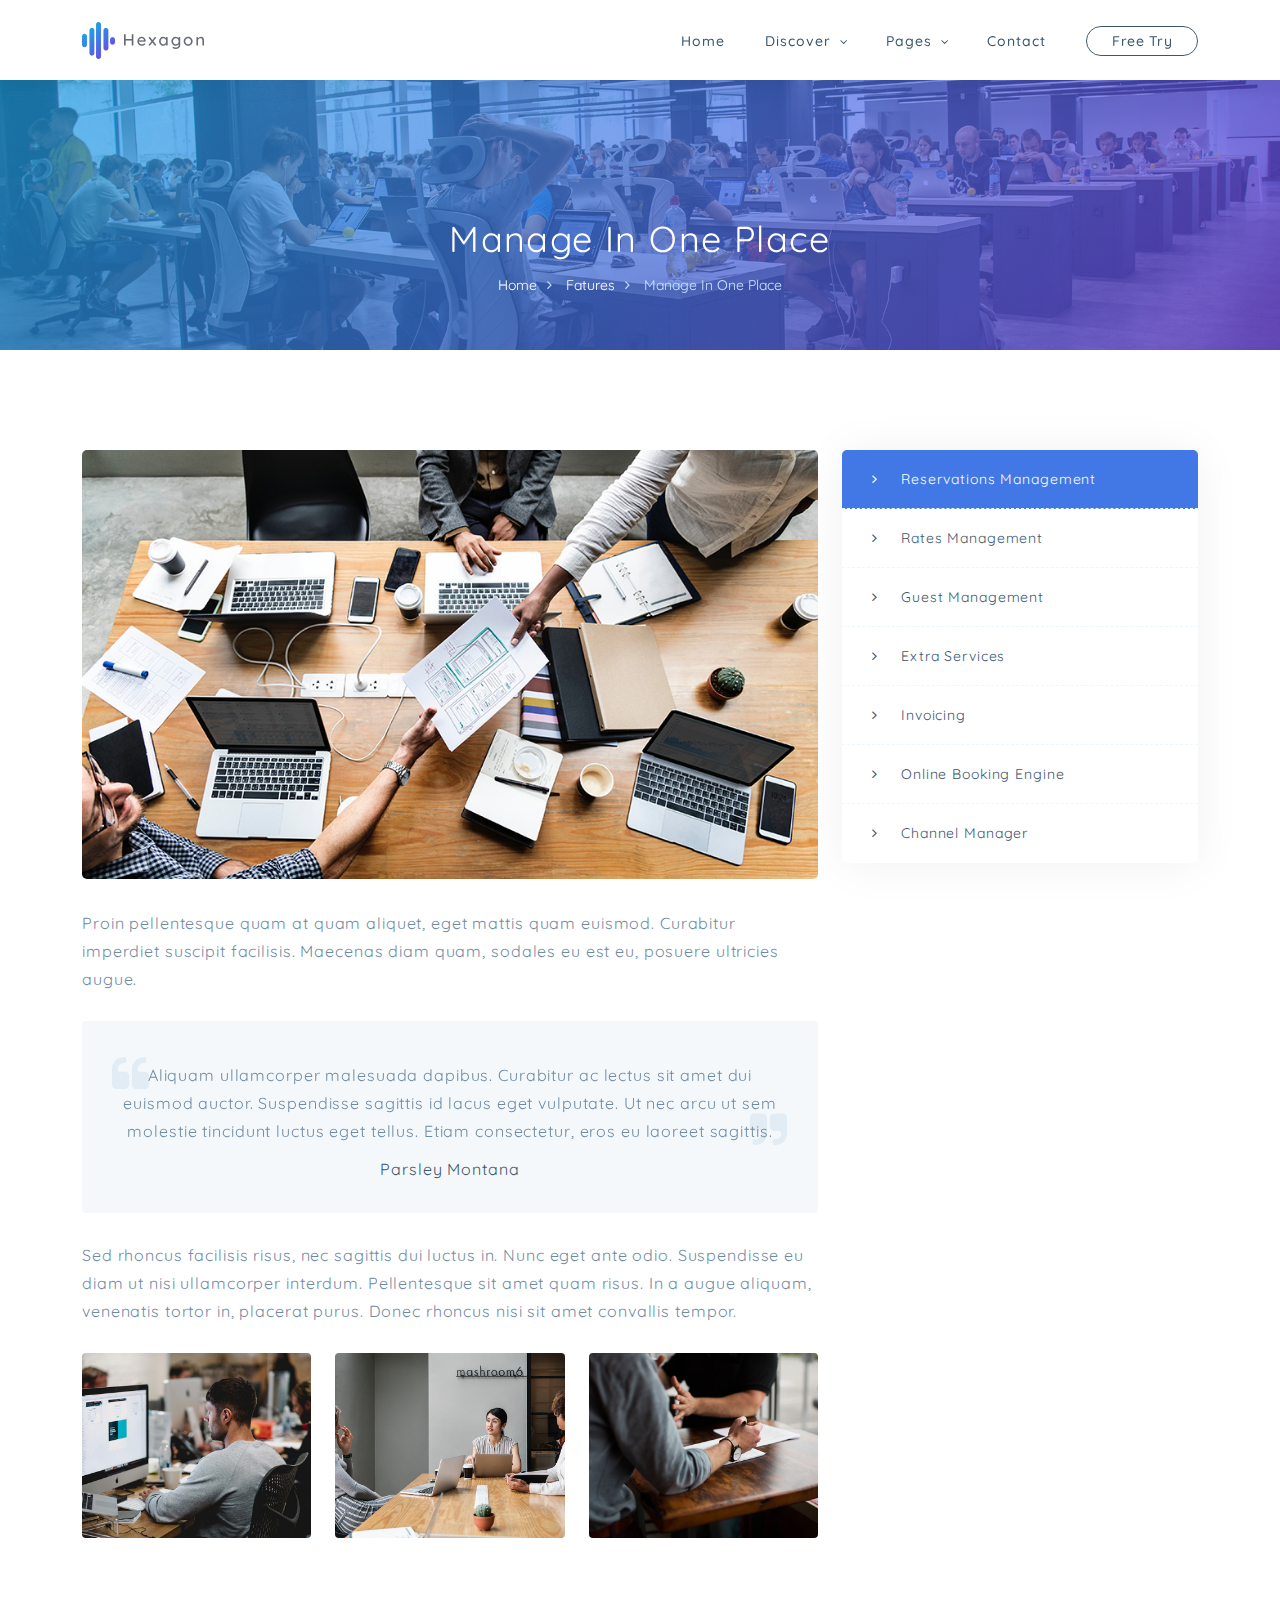
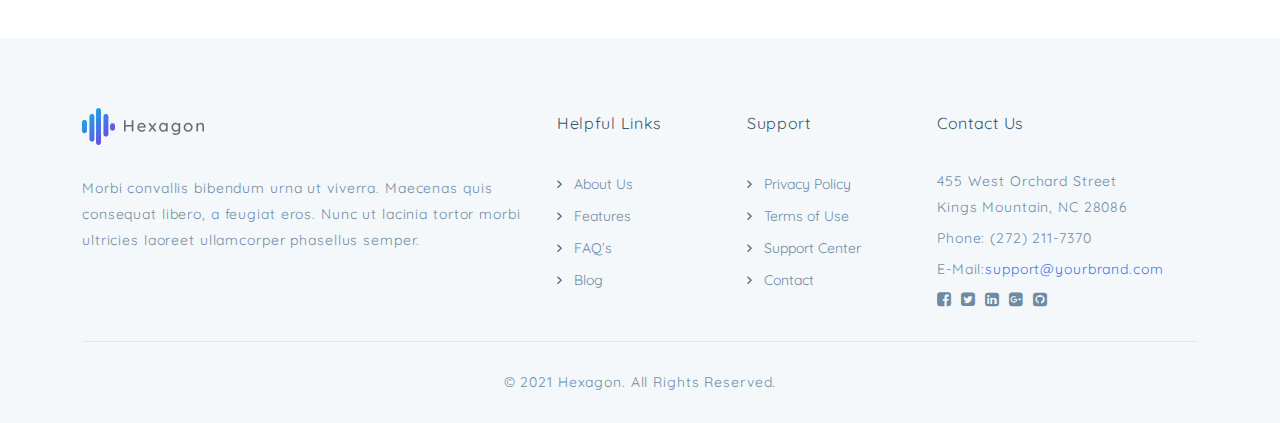
<file: blue-features-single.html>
<!DOCTYPE html>
<html lang="en">

<!-- Mirrored from demo.tempload.com/hexagon/blue-features-single.html by HTTrack Website Copier/3.x [XR&CO'2014], Wed, 03 Aug 2022 04:39:53 GMT -->
<head>
	<meta charset="UTF-8">
	<meta http-equiv="X-UA-Compatible" content="IE=edge">
	<meta name="viewport" content="width=device-width, initial-scale=1">
	<title>Hexagon - Agency, Startup and SaaS template</title>
	<meta name="description" content="Hexagon is a Agency, Startup and SaaS template by tempload." />
	<meta name="keywords" content="hexagon, startup, saas, agency, development, html, template, tempload" />
	<meta name="author" content="tempload"/>

	<!-- Favicon -->
	<link rel="icon" type="image/png" href="assets/images/favicon/favicon.png" />

	<!-- Bootstrap & Plugins CSS -->
	<link href="assets/css/bootstrap.min.css" rel="stylesheet" type="text/css">
	<link href="assets/css/font-awesome.min.css" rel="stylesheet" type="text/css">
	<link href="assets/css/magnific-popup.css" rel="stylesheet" type="text/css">

	<!-- Custom CSS -->
	<link href="assets/css/blue.css" rel="stylesheet" type="text/css">

	<!-- Global site tag (gtag.js) - Google Analytics -->
	<script async src="https://www.googletagmanager.com/gtag/js?id=UA-118135390-1"></script>
	<script>
		window.dataLayer = window.dataLayer || [];
		function gtag(){dataLayer.push(arguments);}
		gtag('js', new Date());

		gtag('config', 'UA-118135390-1');
	</script>
</head>
<body>

	<!-- ***** Preloader Start ***** -->
	<div class="preloader-wrapper">
		<div class="slice"></div>
		<div class="slice"></div>
		<div class="slice"></div>
		<div class="slice"></div>
		<div class="slice"></div>
		<div class="slice"></div>
	</div>
	<!-- ***** Preloader End ***** -->

	
	<!-- ***** Header Area Start ***** -->
	<header class="header-area header-white">
		<div class="container">
			<div class="row">
				<div class="col-12">
					<nav class="main-nav">
						<!-- ***** Logo Start ***** -->
						<a href="blue-index.html" class="logo">
							<img src="assets/images/logo-blue.png" alt="Hexagon"/>
						</a>
						<!-- ***** Logo End ***** -->


						<!-- ***** Menu Start ***** -->
						<ul class="nav">
							<li><a href="blue-index.html#welcome">Home</a></li>
							<li class="submenu">
								<a href="javascript:;">Discover</a>
								<ul>
									<li><a href="blue-index.html#features">Features</a></li>
									<li><a href="blue-index.html#testimonials">Testimonials</a></li>
									<li><a href="blue-index.html#pricing-plans">Pricing Plans</a></li>
									<li><a href="blue-index.html#blog">Latests Blogs</a></li>
								</ul>
							</li>
							<li class="submenu">
								<a href="javascript:;">Pages</a>
								<ul>
									<li><a href="blue-about.html">About Us</a></li>
									<li><a href="blue-features.html">Features</a></li>
									<li><a href="blue-faq.html">FAQ's</a></li>
									<li><a href="blue-blog.html">Blog</a></li>
								</ul>
							</li>
							<li><a href="blue-contact.html">Contact</a></li>
							<li><a href="#" class="btn-nav-line"><span>Free Try</span></a></li>
						</ul>
						<a class='menu-trigger'>
							<span>Menu</span>
						</a>
						<!-- ***** Menu End ***** -->						
					</nav>
				</div>
			</div>
		</div>
	</header>
	<!-- ***** Header Area End ***** -->


	<section class="page">
		<!-- ***** Page Top Start ***** -->
		<div class="cover" data-image="assets/images/photos/parallax-counter.jpg">
			<div class="page-top">
				<div class="container">
					<div class="row">
						<div class="col-lg-12">
							<h1>Manage In One Place</h1>
						</div>
						<div class="col-lg-12">
							<ol class="breadcrumb">
								<li><a href="blue-index.html">Home</a></li>
								<li><a href="blue-features.html">Fatures</a></li>
								<li class="active">Manage In One Place</li>
							</ol>
						</div>
					</div>
				</div>
			</div>
		</div>
		<!-- ***** Page Top End ***** -->

		<!-- ***** Page Content Start ***** -->
		<div class="page-bottom">
			<div class="container">
				<div class="row">
					<!-- ***** Page Content Start ***** -->
					<div class="col-lg-8 col-md-12 col-sm-12">
						<div class="page-detail">
							<div class="image">
								<img src="assets/images/photos/feature.jpg" class="img-fluid" alt="">
							</div>
							<p>Proin pellentesque quam at quam aliquet, eget mattis quam euismod. Curabitur imperdiet suscipit facilisis. Maecenas diam quam, sodales eu est eu, posuere ultricies augue. </p>
							<blockquote>
								<div class="text">
									<p>Aliquam ullamcorper malesuada dapibus. Curabitur ac lectus sit amet dui euismod auctor. Suspendisse sagittis id lacus eget vulputate. Ut nec arcu ut sem molestie tincidunt luctus eget tellus. Etiam consectetur, eros eu laoreet sagittis.</p>
								</div>
								<div class="author">Parsley Montana</div>
							</blockquote>
							<p>Sed rhoncus facilisis risus, nec sagittis dui luctus in. Nunc eget ante odio. Suspendisse eu diam ut nisi ullamcorper interdum. Pellentesque sit amet quam risus. In a augue aliquam, venenatis tortor in, placerat purus. Donec rhoncus nisi sit amet convallis tempor. </p>

							<!-- ***** Gallery Start ***** -->
							<div class="row page-gallery-wrapper">
								<div class="col-lg-4 col-md-4 col-sm-12">
									<a href="assets/images/photos/blog/1.jpg" class="page-gallery" title="Manage In One Place">
										<img src="assets/images/photos/blog/1.jpg" alt="">
									</a>
								</div>
								<div class="col-lg-4 col-md-4 col-sm-12">
									<a href="assets/images/photos/blog/2.jpg" class="page-gallery" title="Manage In One Place">
										<img src="assets/images/photos/blog/2.jpg" alt="">
									</a>
								</div>
								<div class="col-lg-4 col-md-4 col-sm-12">
									<a href="assets/images/photos/blog/3.jpg" class="page-gallery" title="Manage In One Place">
										<img src="assets/images/photos/blog/3.jpg" alt="">
									</a>
								</div>
							</div>
							<!-- ***** Gallery End ***** -->
						</div>
					</div>
					<!-- ***** Page Content End ***** -->

					<!-- ***** Aside Start ***** -->
					<div class="col-lg-4 col-md-12 col-sm-12">
						<aside class="default-aside">
							<div class="sidebar">
								<ul>
									<li class="active"><a href="#">Reservations Management</a></li>
									<li><a href="#">Rates Management</a></li>
									<li><a href="#">Guest Management</a></li>
									<li><a href="#">Extra Services</a></li>
									<li><a href="#">Invoicing</a></li>
									<li><a href="#">Online Booking Engine</a></li>
									<li><a href="#">Channel Manager</a></li>
								</ul>
							</div>
						</aside>
					</div>
					<!-- ***** Aside End ***** -->

				</div>
			</div>
		</div>
		<!-- ***** Page Content End ***** -->
	</section>


	
	<!-- ***** Footer Start ***** -->
	<footer>
		<div class="container">
			<div class="row">
				<div class="col-lg-5 col-md-12 col-sm-12">
					<img src="assets/images/logo-blue.png" class="logo" alt="">
					<div class="text">Morbi convallis bibendum urna ut viverra. Maecenas quis consequat libero, a feugiat eros. Nunc ut lacinia tortor morbi ultricies laoreet ullamcorper phasellus semper.</div>
				</div>
				<div class="col-lg-2 col-md-4 col-sm-6 col-6">
					<h5>Helpful Links</h5>
					<ul class="footer-nav">
						<li><a href="#"><i class="fa fa-angle-right"></i><span>About Us</span></a></li>
						<li><a href="#"><i class="fa fa-angle-right"></i><span>Features</span></a></li>
						<li><a href="#"><i class="fa fa-angle-right"></i><span>FAQ’s</span></a></li>
						<li><a href="#"><i class="fa fa-angle-right"></i><span>Blog</span></a></li>
					</ul>
				</div>
				<div class="col-lg-2 col-md-4 col-sm-6 col-6">
					<h5>Support</h5>
					<ul class="footer-nav">
						<li><a href="#"><i class="fa fa-angle-right"></i><span>Privacy Policy</span></a></li>
						<li><a href="#"><i class="fa fa-angle-right"></i><span>Terms of Use</span></a></li>
						<li><a href="#"><i class="fa fa-angle-right"></i><span>Support Center</span></a></li>
						<li><a href="#"><i class="fa fa-angle-right"></i><span>Contact</span></a></li>
					</ul>
				</div>
				<div class="col-lg-3 col-md-4 col-sm-12">
					<h5>Contact Us</h5>
					<div class="address">
						<p>455 West Orchard Street<br>Kings Mountain, NC 28086</p>
						<p>Phone: (272) 211-7370</p>
						<p><span>E-Mail:</span><a href="#">support@yourbrand.com</a></p>
						<ul class="social">
							<li><a href="#"><i class="fa fa-facebook-square"></i></a></li>
							<li><a href="#"><i class="fa fa-twitter-square"></i></a></li>
							<li><a href="#"><i class="fa fa-linkedin-square"></i></a></li>
							<li><a href="#"><i class="fa fa-google-plus-square"></i></a></li>
							<li><a href="#"><i class="fa fa-github-square"></i></a></li>
						</ul>
					</div>
				</div>
			</div>
			<div class="row">
				<div class="col-lg-12">
					<p class="copyright">© 2021 Hexagon. All Rights Reserved.</p>
				</div>
			</div>
		</div>
	</footer>
	<!-- ***** Footer End ***** -->



	<!-- jQuery -->
	<script src="assets/js/jquery-3.6.0.min.js"></script>

	<!-- Bootstrap -->
	<script src="assets/js/popper.js"></script>
	<script src="assets/js/bootstrap.min.js"></script>

	<!-- Plugins -->
	<script src="assets/js/scrollreveal.min.js"></script>
	<script src="assets/js/parallax.min.js"></script>
	<script src="assets/js/jquery.waypoints.min.js"></script>
	<script src="assets/js/jquery.counterup.min.js"></script>
	<script src="assets/js/jquery.magnific-popup.min.js"></script>
	<script src="assets/js/imgfix.min.js"></script>	

	<!-- Global Init -->
	<script src="assets/js/custom.js"></script>
</body>

<!-- Mirrored from demo.tempload.com/hexagon/blue-features-single.html by HTTrack Website Copier/3.x [XR&CO'2014], Wed, 03 Aug 2022 04:39:53 GMT -->
</html>
</file>
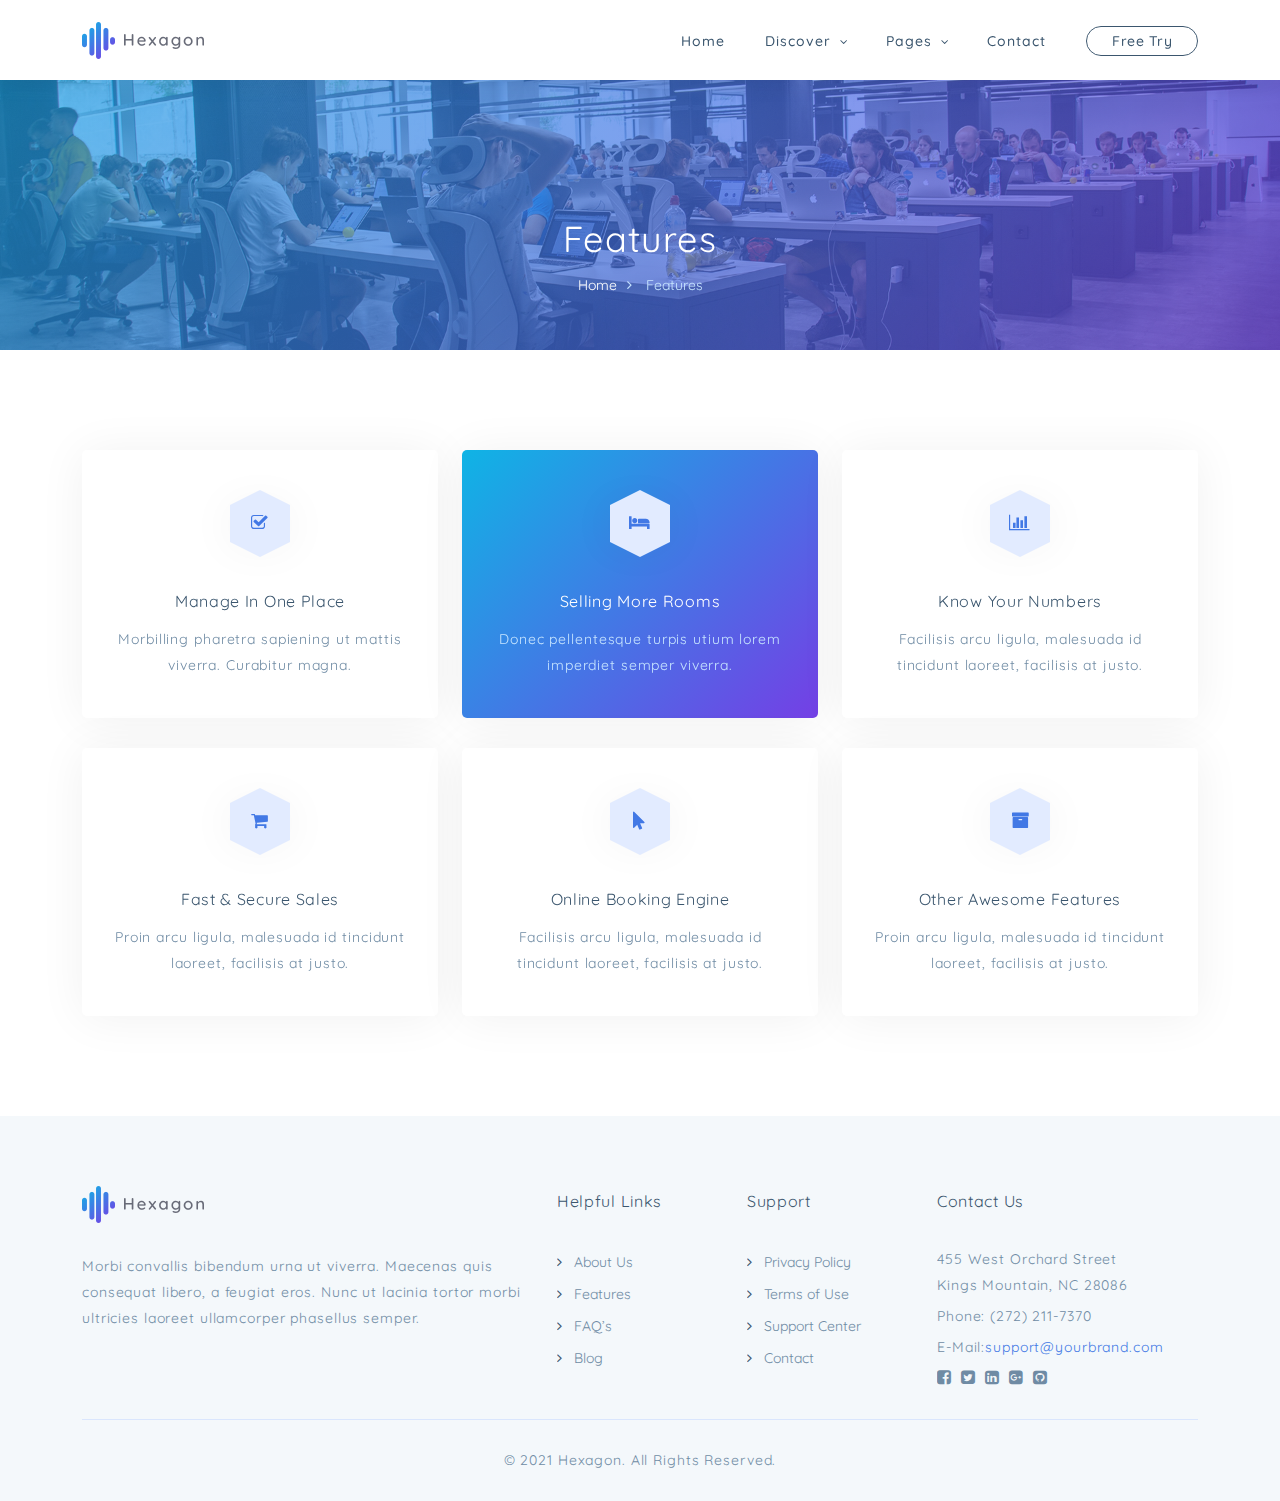
<file: blue-features.html>
<!DOCTYPE html>
<html lang="en">

<!-- Mirrored from demo.tempload.com/hexagon/blue-features.html by HTTrack Website Copier/3.x [XR&CO'2014], Wed, 03 Aug 2022 04:39:49 GMT -->
<head>
	<meta charset="UTF-8">
	<meta http-equiv="X-UA-Compatible" content="IE=edge">
	<meta name="viewport" content="width=device-width, initial-scale=1">
	<title>Hexagon - Agency, Startup and SaaS template</title>
	<meta name="description" content="Hexagon is a Agency, Startup and SaaS template by tempload." />
	<meta name="keywords" content="hexagon, startup, saas, agency, development, html, template, tempload" />
	<meta name="author" content="tempload"/>

	<!-- Favicon -->
	<link rel="icon" type="image/png" href="assets/images/favicon/favicon.png" />

	<!-- Bootstrap & Plugins CSS -->
	<link href="assets/css/bootstrap.min.css" rel="stylesheet" type="text/css">
	<link href="assets/css/font-awesome.min.css" rel="stylesheet" type="text/css">

	<!-- Custom CSS -->
	<link href="assets/css/blue.css" rel="stylesheet" type="text/css">

	<!-- Global site tag (gtag.js) - Google Analytics -->
	<script async src="https://www.googletagmanager.com/gtag/js?id=UA-118135390-1"></script>
	<script>
		window.dataLayer = window.dataLayer || [];
		function gtag(){dataLayer.push(arguments);}
		gtag('js', new Date());

		gtag('config', 'UA-118135390-1');
	</script>
</head>
<body>

	<!-- ***** Preloader Start ***** -->
	<div class="preloader-wrapper">
		<div class="slice"></div>
		<div class="slice"></div>
		<div class="slice"></div>
		<div class="slice"></div>
		<div class="slice"></div>
		<div class="slice"></div>
	</div>
	<!-- ***** Preloader End ***** -->

	
	<!-- ***** Header Area Start ***** -->
	<header class="header-area header-white">
		<div class="container">
			<div class="row">
				<div class="col-12">
					<nav class="main-nav">
						<!-- ***** Logo Start ***** -->
						<a href="blue-index.html" class="logo">
							<img src="assets/images/logo-blue.png" alt="Hexagon"/>
						</a>
						<!-- ***** Logo End ***** -->


						<!-- ***** Menu Start ***** -->
						<ul class="nav">
							<li><a href="blue-index.html#welcome">Home</a></li>
							<li class="submenu">
								<a href="javascript:;">Discover</a>
								<ul>
									<li><a href="blue-index.html#features">Features</a></li>
									<li><a href="blue-index.html#testimonials">Testimonials</a></li>
									<li><a href="blue-index.html#pricing-plans">Pricing Plans</a></li>
									<li><a href="blue-index.html#blog">Latests Blogs</a></li>
								</ul>
							</li>
							<li class="submenu">
								<a href="javascript:;">Pages</a>
								<ul>
									<li><a href="blue-about.html">About Us</a></li>
									<li><a href="blue-features.html">Features</a></li>
									<li><a href="blue-faq.html">FAQ's</a></li>
									<li><a href="blue-blog.html">Blog</a></li>
								</ul>
							</li>
							<li><a href="blue-contact.html">Contact</a></li>
							<li><a href="#" class="btn-nav-line"><span>Free Try</span></a></li>
						</ul>
						<a class='menu-trigger'>
							<span>Menu</span>
						</a>
						<!-- ***** Menu End ***** -->						
					</nav>
				</div>
			</div>
		</div>
	</header>
	<!-- ***** Header Area End ***** -->


	<section class="page">
		<!-- ***** Page Top Start ***** -->
		<div class="cover" data-image="assets/images/photos/parallax-counter.jpg">
			<div class="page-top">
				<div class="container">
					<div class="row">
						<div class="col-lg-12">
							<h1>Features</h1>
						</div>
						<div class="col-lg-12">
							<ol class="breadcrumb">
								<li><a href="blue-index.html">Home</a></li>
								<li class="active">Features</li>
							</ol>
						</div>
					</div>
				</div>
			</div>
		</div>
		<!-- ***** Page Top End ***** -->

		<!-- ***** Page Content Start ***** -->
		<div class="page-bottom">
			<div class="container">
				<div class="row">
					<!-- ***** Features Small Item Start ***** -->
					<div class="col-lg-4 col-md-6 col-sm-6 col-12">
						<a href="blue-features-single.html" class="features-small-item">
							<div class="icon">
								<div class="hexagon-bg"></div>
								<i class="fa fa-check-square-o"></i>
							</div>
							<h5 class="features-title">Manage In One Place</h5>
							<p>Morbilling pharetra sapiening ut mattis viverra. Curabitur magna.</p>
						</a>
					</div>
					<!-- ***** Features Small Item End ***** -->

					<!-- ***** Features Small Item Start ***** -->
					<div class="col-lg-4 col-md-6 col-sm-6 col-12">
						<a href="blue-features-single.html" class="features-small-item active">
							<div class="icon">
								<div class="hexagon-bg"></div>
								<i class="fa fa-bed"></i>
							</div>
							<h5 class="features-title">Selling More Rooms</h5>
							<p>Donec pellentesque turpis utium lorem imperdiet semper viverra.</p>
						</a>
					</div>
					<!-- ***** Features Small Item End ***** -->

					<!-- ***** Features Small Item Start ***** -->
					<div class="col-lg-4 col-md-6 col-sm-6 col-12">
						<a href="blue-features-single.html" class="features-small-item">
							<div class="icon">
								<div class="hexagon-bg"></div>
								<i class="fa fa-bar-chart"></i>
							</div>
							<h5 class="features-title">Know Your Numbers</h5>
							<p>Facilisis arcu ligula, malesuada id tincidunt laoreet, facilisis at justo.</p>
						</a>
					</div>
					<!-- ***** Features Small Item End ***** -->

					<!-- ***** Features Small Item Start ***** -->
					<div class="col-lg-4 col-md-6 col-sm-6 col-12">
						<a href="blue-features-single.html" class="features-small-item">
							<div class="icon">
								<div class="hexagon-bg"></div>
								<i class="fa fa-shopping-cart"></i>
							</div>
							<h5 class="features-title">Fast & Secure Sales</h5>
							<p>Proin arcu ligula, malesuada id tincidunt laoreet, facilisis at justo.</p>
						</a>
					</div>
					<!-- ***** Features Small Item End ***** -->

					<!-- ***** Features Small Item Start ***** -->
					<div class="col-lg-4 col-md-6 col-sm-6 col-12">
						<a href="blue-features-single.html" class="features-small-item">
							<div class="icon">
								<div class="hexagon-bg"></div>
								<i class="fa fa-mouse-pointer"></i>
							</div>
							<h5 class="features-title">Online Booking Engine</h5>
							<p>Facilisis arcu ligula, malesuada id tincidunt laoreet, facilisis at justo.</p>
						</a>
					</div>
					<!-- ***** Features Small Item End ***** -->

					<!-- ***** Features Small Item Start ***** -->
					<div class="col-lg-4 col-md-6 col-sm-6 col-12">
						<a href="blue-features-single.html" class="features-small-item">
							<div class="icon">
								<div class="hexagon-bg"></div>
								<i class="fa fa-archive"></i>
							</div>
							<h5 class="features-title">Other Awesome Features</h5>
							<p>Proin arcu ligula, malesuada id tincidunt laoreet, facilisis at justo.</p>
						</a>
					</div>
					<!-- ***** Features Small Item End ***** -->
				</div>
			</div>
		</div>
		<!-- ***** Page Content End ***** -->
	</section>


	
	<!-- ***** Footer Start ***** -->
	<footer>
		<div class="container">
			<div class="row">
				<div class="col-lg-5 col-md-12 col-sm-12">
					<img src="assets/images/logo-blue.png" class="logo" alt="">
					<div class="text">Morbi convallis bibendum urna ut viverra. Maecenas quis consequat libero, a feugiat eros. Nunc ut lacinia tortor morbi ultricies laoreet ullamcorper phasellus semper.</div>
				</div>
				<div class="col-lg-2 col-md-4 col-sm-6 col-6">
					<h5>Helpful Links</h5>
					<ul class="footer-nav">
						<li><a href="#"><i class="fa fa-angle-right"></i><span>About Us</span></a></li>
						<li><a href="#"><i class="fa fa-angle-right"></i><span>Features</span></a></li>
						<li><a href="#"><i class="fa fa-angle-right"></i><span>FAQ’s</span></a></li>
						<li><a href="#"><i class="fa fa-angle-right"></i><span>Blog</span></a></li>
					</ul>
				</div>
				<div class="col-lg-2 col-md-4 col-sm-6 col-6">
					<h5>Support</h5>
					<ul class="footer-nav">
						<li><a href="#"><i class="fa fa-angle-right"></i><span>Privacy Policy</span></a></li>
						<li><a href="#"><i class="fa fa-angle-right"></i><span>Terms of Use</span></a></li>
						<li><a href="#"><i class="fa fa-angle-right"></i><span>Support Center</span></a></li>
						<li><a href="#"><i class="fa fa-angle-right"></i><span>Contact</span></a></li>
					</ul>
				</div>
				<div class="col-lg-3 col-md-4 col-sm-12">
					<h5>Contact Us</h5>
					<div class="address">
						<p>455 West Orchard Street<br>Kings Mountain, NC 28086</p>
						<p>Phone: (272) 211-7370</p>
						<p><span>E-Mail:</span><a href="#">support@yourbrand.com</a></p>
						<ul class="social">
							<li><a href="#"><i class="fa fa-facebook-square"></i></a></li>
							<li><a href="#"><i class="fa fa-twitter-square"></i></a></li>
							<li><a href="#"><i class="fa fa-linkedin-square"></i></a></li>
							<li><a href="#"><i class="fa fa-google-plus-square"></i></a></li>
							<li><a href="#"><i class="fa fa-github-square"></i></a></li>
						</ul>
					</div>
				</div>
			</div>
			<div class="row">
				<div class="col-lg-12">
					<p class="copyright">© 2021 Hexagon. All Rights Reserved.</p>
				</div>
			</div>
		</div>
	</footer>
	<!-- ***** Footer End ***** -->



	<!-- jQuery -->
	<script src="assets/js/jquery-3.6.0.min.js"></script>

	<!-- Bootstrap -->
	<script src="assets/js/popper.js"></script>
	<script src="assets/js/bootstrap.min.js"></script>

	<!-- Plugins -->
	<script src="assets/js/scrollreveal.min.js"></script>
	<script src="assets/js/parallax.min.js"></script>
	<script src="assets/js/jquery.waypoints.min.js"></script>
	<script src="assets/js/jquery.counterup.min.js"></script>
	<script src="assets/js/imgfix.min.js"></script>	

	<!-- Global Init -->
	<script src="assets/js/custom.js"></script>
</body>

<!-- Mirrored from demo.tempload.com/hexagon/blue-features.html by HTTrack Website Copier/3.x [XR&CO'2014], Wed, 03 Aug 2022 04:39:49 GMT -->
</html>
</file>
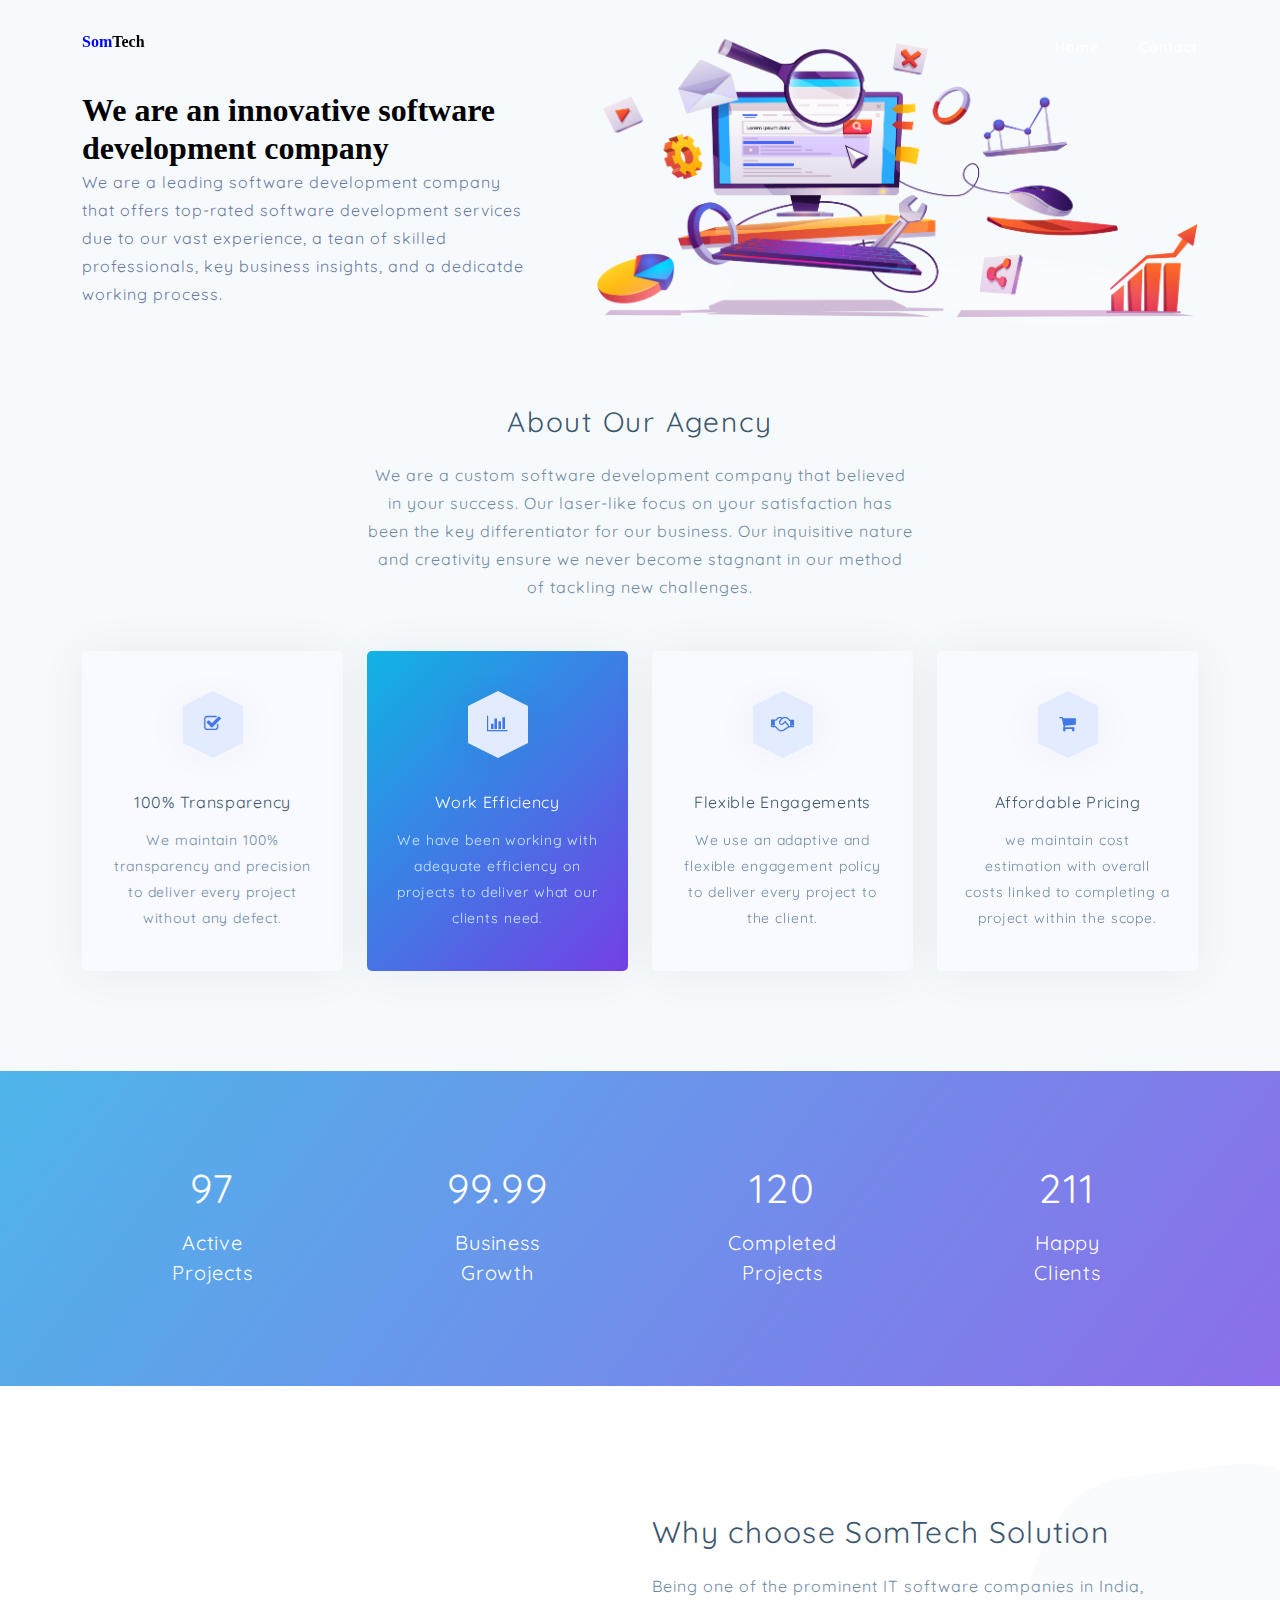
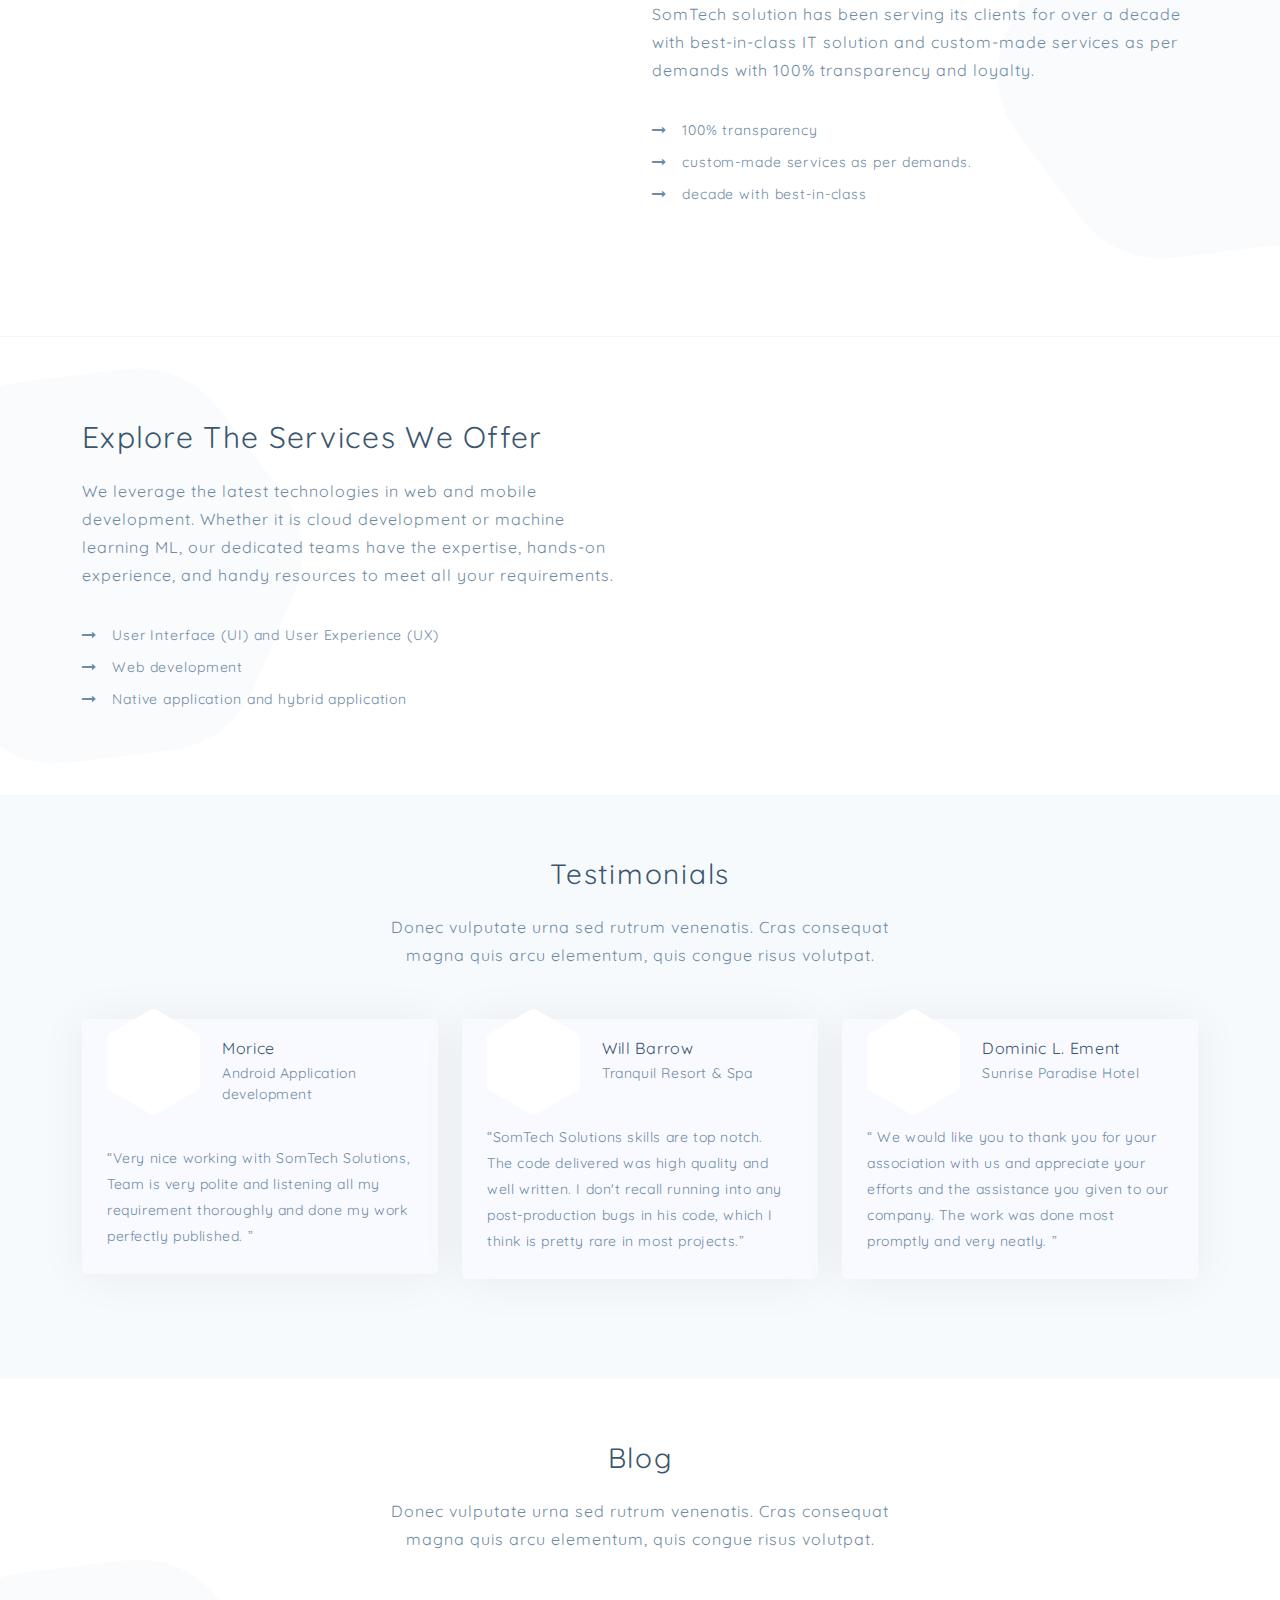
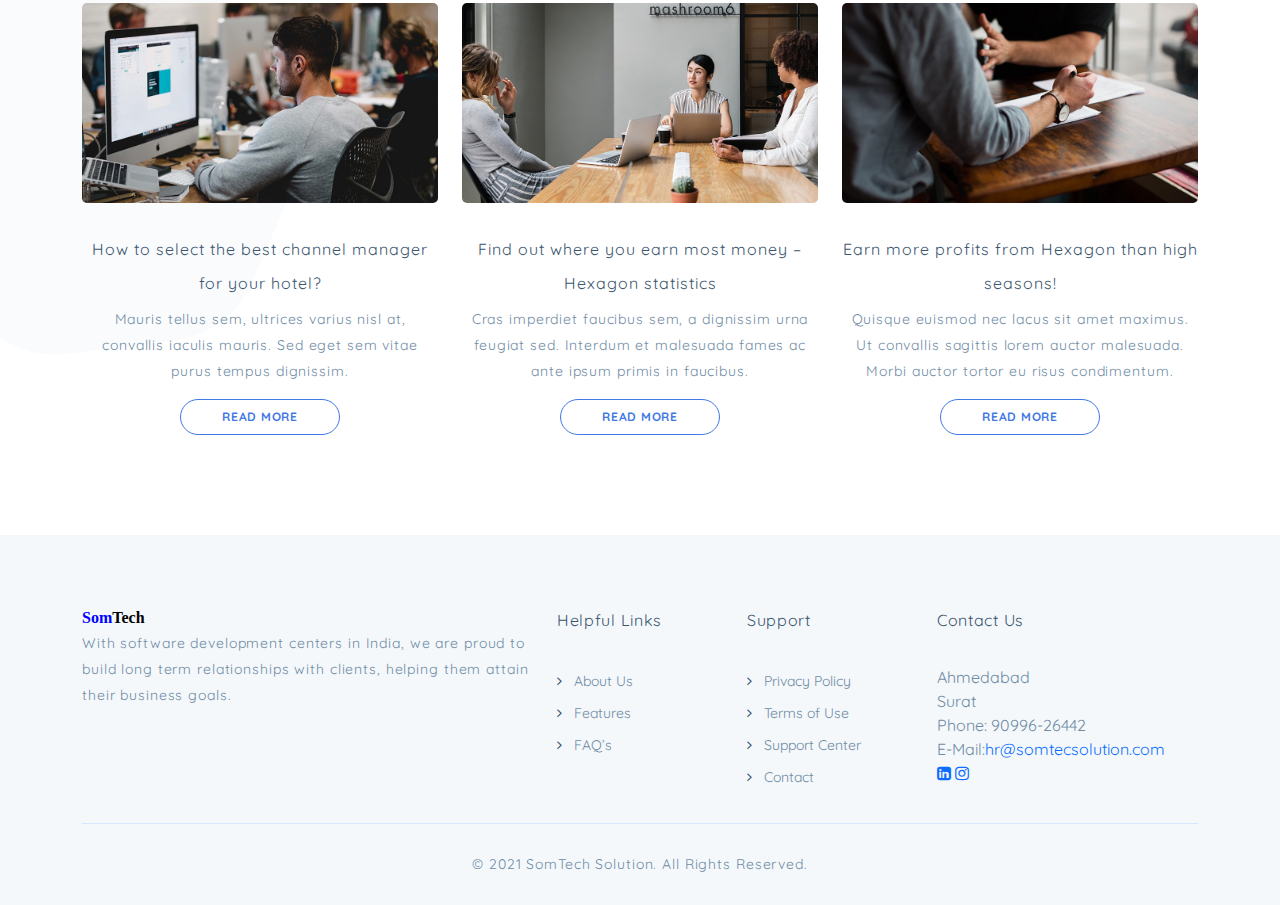
<file: blue-index.html>
<!DOCTYPE html>
<html lang="en">

<!-- Mirrored from demo.tempload.com/hexagon/blue-index.html by HTTrack Website Copier/3.x [XR&CO'2014], Wed, 03 Aug 2022 04:37:44 GMT -->
<head>
	<meta charset="UTF-8">
	<meta http-equiv="X-UA-Compatible" content="IE=edge">
	<meta name="viewport" content="width=device-width, initial-scale=1">
	<title>Somtech solution</title>
	<meta name="description" content="Hexagon is a Agency, Startup and SaaS template by tempload." />
	<meta name="keywords" content="hexagon, startup, saas, agency, development, html, template, tempload" />
	<meta name="author" content="tempload"/>

	<!-- Favicon -->
	<link rel="icon" type="image/png" href="assets/images/favicon/favicon.png" />

	<!-- Bootstrap & Plugins CSS -->
	<link href="assets/css/bootstrap.min.css" rel="stylesheet" type="text/css">
	<link href="assets/css/font-awesome.min.css" rel="stylesheet" type="text/css">
	<link href="assets/css/magnific-popup.css" rel="stylesheet" type="text/css">

	<!-- Custom CSS -->
	<link href="assets/css/blue.css" rel="stylesheet" type="text/css">

	<!-- Global site tag (gtag.js) - Google Analytics -->
	<script async src="https://www.googletagmanager.com/gtag/js?id=UA-118135390-1"></script>
	<script>
		window.dataLayer = window.dataLayer || [];
		function gtag(){dataLayer.push(arguments);}
		gtag('js', new Date());

		gtag('config', 'UA-118135390-1');
	</script>
</head>
<body>

	<!-- ***** Preloader Start ***** -->
	<div class="preloader-wrapper">
		<div class="slice"></div>
		<div class="slice"></div>
		<div class="slice"></div>
		<div class="slice"></div>
		<div class="slice"></div>
		<div class="slice"></div>
	</div>
	<!-- ***** Preloader End ***** -->
	
	
	<!-- ***** Header Area Start ***** -->
	<header class="header-area">
		<div class="container">
			<div class="row">
				<div class="col-12">
					<nav class="main-nav">
						<!-- ***** Logo Start ***** -->	
						<a href="blue-index.html" class="logo" style="font-family: ui-monospace;
						color: #000;
						font-weight: 800;">
						
							<span style="color:blue">Som</span>Tech
						</a>
						<!-- <a href="blue-index.html" class="logo">
							<img src="assets/images/logo-blue.png" alt="Hexagon"/>
						</a> -->
						<!-- ***** Logo End ***** -->
						
						<!-- ***** Menu Start ***** -->
						<ul class="nav">
							<li><a href="blue-index.html#welcome">Home</a></li>
							<!-- <li class="submenu">
								<a href="javascript:;">Discover</a>
								<ul>
									<li><a href="blue-index.html#features">Features</a></li>
									<li><a href="blue-index.html#testimonials">Testimonials</a></li>
									<li><a href="blue-index.html#pricing-plans">Pricing Plans</a></li>
									<li><a href="blue-index.html#blog">Latests Blogs</a></li>
								</ul>
							</li>
							<li class="submenu">
								<a href="javascript:;">Pages</a>
								<ul>
									<li><a href="blue-about.html">About Us</a></li>
									<li><a href="blue-features.html">Features</a></li>
									<li><a href="blue-faq.html">FAQ's</a></li>
									 <li><a href="blue-blog.html">Blog</a></li> 
								</ul>
							</li> -->
							<li><a href="blue-contact.html">Contact</a></li>
							<!-- <li><a href="#" class="btn-nav-line"><span>Free Try</span></a></li> -->
						</ul>
						<a class='menu-trigger'>
							<span>Menu</span>
						</a>
						<!-- ***** Menu End ***** -->						
					</nav>
				</div>
			</div>
		</div>
	</header>
	<!-- ***** Header Area End ***** -->


	<!-- ***** Welcome Area Start ***** -->
	<div class="welcome-area" id="welcome">
		<!-- ***** Header Background Image Start ***** -->
		<div class="right-bg">
			<img style="object-fit: cover;" src="assets/images/changes/2174 [Converted].png" class="img-fluid float-right" alt="">
		</div>
		<!-- ***** Header Background Image End ***** -->

		<!-- <div class="header-hexagon-bg">
			<img src="assets/images/header-bg.svg" class="img-fluid" alt="">
		</div> -->

		<!-- ***** Header Text Start ***** -->
		<div class="header-text">
			<div class="container">
				<div class="row" style="margin-top: 150px;">
					<div class="col-lg-5 col-md-12 col-sm-12">
						<h2 style="
							color: #000000;
							font-family: none;
							font-weight: 700;">We are an innovative software development company</h2>
						<p>We are a leading software development company that offers top-rated software development services due to our vast experience, a tean of skilled 
							professionals, key business insights, and a dedicatde working process.</p>
						<div class="email-box">
							<div class="input">
								<input type="email" placeholder="Enter your email">
								<button>Get started</button>
							</div>
							<span></span>
						</div>
					</div>
				</div>
			</div>
		</div>
		<!-- ***** Header Text End ***** -->

		<!-- ***** Play Button Start ***** -->
		<!-- <div class="play-button-wrapper">
			<a href="https://www.youtube.com/watch?v=dPZTh2NKTm4" class="btn-play">
				<i class="fa fa-play"></i>
			</a>
		</div> -->
		<!-- ***** Play Button End ***** -->
	</div>
	<!-- ***** Welcome Area End ***** -->


	<!-- ***** Features Small Start ***** -->
	<section class="section" id="features">
		<div class="container">
			<!-- ***** Section Title Start ***** -->
			<div class="row">
				<div class="col-lg-12">
					<div class="center-heading">
						<h2 class="section-title">About Our Agency</h2>
					</div>
				</div>
				<div class="offset-lg-3 col-lg-6">
					<div class="center-text">
						<p>We are a custom software development company that believed in your success. Our laser-like focus on your satisfaction has been the key differentiator for our business. Our inquisitive nature and creativity ensure we never become stagnant in our method of tackling new challenges.</p>
					</div>
				</div>
			</div>
			<!-- ***** Section Title End ***** -->

			<div class="row"> 
				<!-- ***** Features Small Item Start ***** -->
				<div class="col-lg-3 col-md-6 col-sm-6 col-12" data-scroll-reveal="enter bottom move 50px over 0.6s after 0.2s">
					<a href="blue-features-single.html" class="features-small-item">
						<div class="icon">
							<div class="hexagon-bg"></div>
							<i class="fa fa-check-square-o"></i>
						</div>
						<h5 class="features-title">100% Transparency</h5>
						<p>We maintain 100% transparency and precision to deliver every project without any defect.</p>
					</a>
				</div>
				<!-- ***** Features Small Item End ***** -->

				<!-- ***** Features Small Item Start ***** -->
				<div class="col-lg-3 col-md-6 col-sm-6 col-12" data-scroll-reveal="enter bottom move 50px over 0.6s after 0.4s">
					<a href="blue-features-single.html" class="features-small-item active">
						<div class="icon">
							<div class="hexagon-bg"></div>
							<i class="fa fa-bar-chart"></i>
						</div>
						<h5 class="features-title">Work Efficiency</h5>
						<p>We have been working with adequate efficiency on projects to deliver what our clients need.</p>
					</a>
				</div>
				<!-- ***** Features Small Item End ***** -->

				<!-- ***** Features Small Item Start ***** -->
				<div class="col-lg-3 col-md-6 col-sm-6 col-12" data-scroll-reveal="enter bottom move 50px over 0.6s after 0.6s">
					<a href="blue-features-single.html" class="features-small-item">
						<div class="icon">
							<div class="hexagon-bg"></div>
							<i class="fa fa-handshake-o"></i>
						</div>
						<h5 class="features-title">Flexible Engagements</h5>
						<p>We use an adaptive and flexible engagement policy to deliver every project to the client.</p>
					</a>
				</div>
				<!-- ***** Features Small Item End ***** -->

				<!-- ***** Features Small Item Start ***** -->
				<div class="col-lg-3 col-md-6 col-sm-6 col-12" data-scroll-reveal="enter bottom move 50px over 0.6s after 0.8s">
					<a href="blue-features-single.html" class="features-small-item">
						<div class="icon">
							<div class="hexagon-bg"></div>
							<i class="fa fa-shopping-cart"></i>
						</div>
						<h5 class="features-title">Affordable Pricing</h5>
						<p>we maintain cost estimation with overall costs linked to completing a project within the scope.</p>
					</a>
				</div>
				<!-- ***** Features Small Item End ***** -->
			</div>
		</div>
	</section>
	<!-- ***** Features Small End ***** -->

	
	<!-- ***** Counter Parallax Start ***** -->
	<section class="parallax-counter" data-image="assets/images/photos/parallax-counter.jpg">
		<div class="parallax-content">
			<div class="container">
				<div class="row">
					<div class="col-lg-3 col-md-6 col-sm-12">
						<div class="count-item">
							<strong>97</strong>
							<span>Active<br>Projects</span>
						</div>
					</div>
					<div class="col-lg-3 col-md-6 col-sm-12">
						<div class="count-item">
							<strong>99.99</strong>
							<span>Business<br>Growth</span>
						</div>
					</div>
					<div class="col-lg-3 col-md-6 col-sm-12">
						<div class="count-item">
							<strong>120</strong>
							<span>Completed<br>Projects</span>
						</div>
					</div>
					<div class="col-lg-3 col-md-6 col-sm-12">
						<div class="count-item">
							<strong>211</strong>
							<span>Happy<br>Clients</span>
						</div>
					</div>
				</div>
			</div>
		</div>
	</section>
	<!-- ***** Counter Parallax End ***** -->

	<!-- ***** Features Big Item Start ***** -->
	<section class="section white padding-bottom-top-60 border-bottom bg-center-right">
		<div class="container">
			<div class="row">
				<div class="col-lg-6 col-md-6 col-sm-12 align-self-center mobile-bottom-fix"  data-scroll-reveal="enter right move 30px over 0.6s after 0.3s">
					<img src="assets/images/photos/features/blue-1.png" class="img-fluid float-left" alt="App">
				</div>
				<div class="col-lg-6 col-md-6 col-sm-12 align-self-center">
					<div class="left-heading">
						<h2 class="section-title">Why choose SomTech Solution</h2>
					</div>
					<div class="left-text">
						<p>Being one of the prominent IT software companies in India, SomTech solution has been serving its clients for over a decade with best-in-class IT solution and custom-made services as per demands with 100% transparency and loyalty.</p>
						<ul>
							<li>100% transparency</li>
							<li>custom-made services as per demands.</li>
							<li>decade with best-in-class</li>
							<!-- <li>Quisque cursus viverra justo</li> -->
						</ul>
					</div>
				</div>
			</div>
		</div>
	</section>
	<!-- ***** Features Big Item End ***** -->


	<!-- ***** Features Big Item Start ***** -->
	<section class="section white padding-bottom-top-60 bg-center-left">
		<div class="container">
			<div class="row">
				<div class="col-lg-6 col-md-6 col-sm-12 align-self-center">
					<div class="left-heading">
						<h2 class="section-title">Explore The Services
							We Offer</h2>
					</div>
					<div class="left-text">
						<p>We leverage the latest technologies in web and mobile development. Whether it is cloud development or machine learning ML, our dedicated teams have the expertise, hands-on experience, and handy resources to meet all your requirements.</p>
						<ul>
							<li>User Interface (UI) and User Experience (UX)</li>
							<li>Web development</li>
							<li>Native application and hybrid application</li>
						</ul>
					</div>
				</div>
				<div class="col-lg-6 col-md-6 col-sm-12 align-self-center" data-scroll-reveal="enter left move 30px over 0.6s after 0.4s">
					<img src="assets/images/photos/features/blue-2.png" class="img-fluid float-left" alt="App">
				</div>
			</div>
		</div>
	</section>
	<!-- ***** Features Big Item End ***** -->


	<!-- ***** API Parallax Start ***** -->
	<!-- <section class="parallax" data-image="assets/images/photos/parallax.jpg">
		<div class="parallax-content">
			<div class="container">
				<div class="row">
					<div class="offset-lg-2 col-lg-8">
						<div class="info">
							<p>Here you'll find handy documentation about our APIs and SDKs. Choose below.</p>
						</div>
					</div>
				</div>

				***** API & SDK Buttons Start ***** 
				<div class="row">
					<div class="col-lg-4 col-md-4 col-sm-12 api-btn-content">
						<a href="#" class="btn-api">
							<i class="fa fa-code"></i>
							<span>Web API</span>
						</a>
					</div>
					<div class="col-lg-4 col-md-4 col-sm-12 api-btn-content">
						<a href="#" class="btn-api">
							<i class="fa fa-apple"></i>
							<span>iOS SDK</span>
						</a>
					</div>
					<div class="col-lg-4 col-md-4 col-sm-12 api-btn-content">
						<a href="#" class="btn-api">
							<i class="fa fa-android"></i>
							<span>Android SDK</span>
						</a>
					</div>
				</div>
				***** API & SDK Buttons End ***** 
			</div>
		</div>
	</section> -->
	<!-- ***** API Parallax End ***** -->


	<!-- ***** Testimonials Start ***** -->
	<section class="section" id="testimonials">
		<div class="container">
			<!-- ***** Section Title Start ***** -->
			<div class="row">
				<div class="col-lg-12">
					<div class="center-heading">
						<h2 class="section-title">Testimonials</h2>
					</div>
				</div>
				<div class="offset-lg-3 col-lg-6">
					<div class="center-text">
						<p>Donec vulputate urna sed rutrum venenatis. Cras consequat magna quis arcu elementum, quis congue risus volutpat.</p>
					</div>
				</div>
			</div>
			<!-- ***** Section Title End ***** -->

			<div class="row testimonials-wrapper">
				<!-- ***** Testimonials Item Start ***** -->
				<div class="col-lg-4 col-md-6 col-sm-12">
					<div class="testimonials-item">
						<div class="hexagon-user">
							<div class="hexagon-user-img">
								<div class="hexagon-in1">
									<div class="hexagon-in2" data-profile-img=""></div>
								</div>
							</div>
						</div>
						<div class="testimonials-content">
							<h3 class="user-name">Morice</h3>
							<span>Android Application development</span>
							<p>“Very nice working with SomTech Solutions, Team is very polite and listening all my requirement thoroughly and done my work perfectly published. ”</p>
						</div>
					</div>
				</div>
				<!-- ***** Testimonials Item End ***** -->

				<!-- ***** Testimonials Item Start ***** -->
				<div class="col-lg-4 col-md-6 col-sm-12">
					<div class="testimonials-item">
						<div class="hexagon-user">
							<div class="hexagon-user-img">
								<div class="hexagon-in1">
									<div class="hexagon-in2" data-profile-img=""></div>
								</div>
							</div>
						</div>
						<div class="testimonials-content">
							<h3 class="user-name">Will Barrow</h3>
							<span>Tranquil Resort & Spa</span>
							<p>“SomTech Solutions skills are top notch. The code delivered was high quality and well written. I don't recall running into any post-production bugs in his code, which I think is pretty rare in most projects.” </p>
						</div>
					</div>
				</div>
				<!-- ***** Testimonials Item End ***** -->

				<!-- ***** Testimonials Item Start ***** -->
				<div class="col-lg-4 col-md-6 col-sm-12">
					<div class="testimonials-item">
						<div class="hexagon-user">
							<div class="hexagon-user-img">
								<div class="hexagon-in1">
									<div class="hexagon-in2" data-profile-img=""></div>
								</div>
							</div>
						</div>
						<div class="testimonials-content">
							<h3 class="user-name">Dominic L. Ement</h3>
							<span>Sunrise Paradise Hotel</span>
							<p>“ We would like you to thank you for your association with us and appreciate your efforts and the assistance you given to our company. The work was done most promptly and very neatly. ” </p>
						</div>
					</div>
				</div>
				<!-- ***** Testimonials Item End ***** -->

				<!-- ***** Testimonials Item Start ***** -->
				<!-- <div class="col-lg-4 col-md-6 col-sm-12">
					<div class="testimonials-item">
						<div class="hexagon-user">
							<div class="hexagon-user-img">
								<div class="hexagon-in1">
									<div class="hexagon-in2" data-profile-img="assets/images/photos/profile/4.jpg"></div>
								</div>
							</div>
						</div>
						<div class="testimonials-content">
							<h3 class="user-name">Gunther Bearder</h3>
							<span>Jade Brook Resort</span>
							<p>Proin fringilla molestie vulputate. Suspendisse vitae elit eget ipsum sagittis aliquet. Proin sagittis luctus mauris non sollicitudin. Donec dapibus.</p>
						</div>
					</div>
				</div> -->
				<!-- ***** Testimonials Item End ***** -->

				<!-- ***** Testimonials Item Start ***** -->
				<!-- <div class="col-lg-4 col-md-6 col-sm-12">
					<div class="testimonials-item">
						<div class="hexagon-user">
							<div class="hexagon-user-img">
								<div class="hexagon-in1">
									<div class="hexagon-in2" data-profile-img="assets/images/photos/profile/5.jpg"></div>
								</div>
							</div>
						</div>
						<div class="testimonials-content">
							<h3 class="user-name">Girth Wiedend</h3>
							<span>Queen's Hotel & Spa</span>
							<p>Aenean fringilla tellus nisl, placerat venenatis lectus feugiat id. Nam nisi sem, tristique vitae lectus sodales, ullamcorper gravida felis. Vestibulum.</p>
						</div>
					</div>
				</div> -->
				<!-- ***** Testimonials Item End ***** -->

				<!-- ***** Testimonials Item Start ***** -->
				<!-- <div class="col-lg-4 col-md-6 col-sm-12">
					<div class="testimonials-item">
						<div class="hexagon-user">
							<div class="hexagon-user-img">
								<div class="hexagon-in1">
									<div class="hexagon-in2" data-profile-img="assets/images/photos/profile/6.jpg"></div>
								</div>
							</div>
						</div>
						<div class="testimonials-content">
							<h3 class="user-name">Hanson Deck</h3>
							<span>Sublime Quest Resort</span>
							<p>Integer elementum cursus dui. Praesent dolor risus, elementum vitae arcu eu, cursus imperdiet justo. Pellentesque vel pellentesque orci. Morbi tempor.</p>
						</div>
					</div>
				</div> -->
				<!-- ***** Testimonials Item End ***** -->
			</div>
		</div>
	</section>
	<!-- ***** Testimonials End ***** -->




	<!-- ***** Blog Start ***** -->
	<section class="section white bg-center-left" id="blog">
		<div class="container">
			<!-- ***** Section Title Start ***** -->
			<div class="row">
				<div class="col-lg-12">
					<div class="center-heading">
						<h2 class="section-title">Blog</h2>
					</div>
				</div>
				<div class="offset-lg-3 col-lg-6">
					<div class="center-text">
						<p>Donec vulputate urna sed rutrum venenatis. Cras consequat magna quis arcu elementum, quis congue risus volutpat.</p>
					</div>
				</div>
			</div>
			<!-- ***** Section Title End ***** -->

			<div class="row">
				<div class="col-lg-4 col-md-6 col-sm-12">
					<div class="blog-post-thumb">
						<div class="img">
							<img src="assets/images/photos/blog/1.jpg" alt="">
						</div>
						<h3>
							<a href="blue-blog-single.html">How to select the best channel manager for your hotel?</a>
						</h3>
						<div class="text">
							Mauris tellus sem, ultrices varius nisl at, convallis iaculis mauris. Sed eget sem vitae purus tempus dignissim.
						</div>
						<a href="blue-blog-single.html" class="btn-primary-line">Read More</a>
					</div>
				</div>
				<div class="col-lg-4 col-md-6 col-sm-12">
					<div class="blog-post-thumb">
						<div class="img">
							<img src="assets/images/photos/blog/2.jpg" alt="">
						</div>
						<h3>
							<a href="blue-blog-single.html">Find out where you earn most money – Hexagon statistics</a>
						</h3>
						<div class="text">
							Cras imperdiet faucibus sem, a dignissim urna feugiat sed. Interdum et malesuada fames ac ante ipsum primis in faucibus.
						</div>
						<a href="blue-blog-single.html" class="btn-primary-line">Read More</a>
					</div>
				</div>
				<div class="col-lg-4 col-md-6 col-sm-12">
					<div class="blog-post-thumb">
						<div class="img">
							<img src="assets/images/photos/blog/3.jpg" alt="">
						</div>
						<h3>
							<a href="blue-blog-single.html">Earn more profits from Hexagon than high seasons!</a>
						</h3>
						<div class="text">
							Quisque euismod nec lacus sit amet maximus. Ut convallis sagittis lorem auctor malesuada. Morbi auctor tortor eu risus condimentum.
						</div>
						<a href="blue-blog-single.html" class="btn-primary-line">Read More</a>
					</div>
				</div>
			</div>
		</div>
	</section>
	<!-- ***** Blog End ***** -->

	
	<!-- ***** Footer Start ***** -->
	<footer>
		<div class="container">
			<div class="row">
				<div class="col-lg-5 col-md-12 col-sm-12">
					<!-- <img src="assets/images/logo-blue.png" class="logo" alt=""> -->
					<a href="blue-index.html" class="logo" style="font-family: ui-monospace;
						color: #000;
						font-weight: 800;">
						<span style="color:blue">Som</span>Tech
					</a>
					<div class="text">With software development centers in India, we are proud to build long term relationships with clients, helping them attain their business goals.</div>
				</div>
				<div class="col-lg-2 col-md-4 col-sm-6 col-6">
					<h5>Helpful Links</h5>
					<ul class="footer-nav">
						<li><a href="#"><i class="fa fa-angle-right"></i><span>About Us</span></a></li>
						<li><a href="#"><i class="fa fa-angle-right"></i><span>Features</span></a></li>
						<li><a href="#"><i class="fa fa-angle-right"></i><span>FAQ’s</span></a></li>
						<!-- <li><a href="#"><i class="fa fa-angle-right"></i><span>Blog</span></a></li> -->
					</ul>
				</div>
				<div class="col-lg-2 col-md-4 col-sm-6 col-6">
					<h5>Support</h5>
					<ul class="footer-nav">
						<li><a href="#"><i class="fa fa-angle-right"></i><span>Privacy Policy</span></a></li>
						<li><a href="#"><i class="fa fa-angle-right"></i><span>Terms of Use</span></a></li>
						<li><a href="#"><i class="fa fa-angle-right"></i><span>Support Center</span></a></li>
						<li><a href="#"><i class="fa fa-angle-right"></i><span>Contact</span></a></li>
					</ul>
				</div>
				<div class="col-lg-3 col-md-4 col-sm-12">
					<h5>Contact Us</h5>
					<div class="Office location">
						<p>Ahmedabad<br>Surat</p>
						<p>Phone: 90996-26442</p>
						<p><span>E-Mail:</span><a href="mailto:hr@somtecsolution.com">hr@somtecsolution.com</a></p>
						<a href="https://www.linkedin.com/company/somtech-solution/"><i class="fa fa-linkedin-square"></i></a>
						<a href="https://instagram.com/somtech_solution?igshid=YmMyMTA2M2Y="><i class="fa fa-instagram"></i></a>
						
					</div>
				</div>
			</div>
			<div class="row">
				<div class="col-lg-12">
					<p class="copyright">© 2021 SomTech Solution. All Rights Reserved.</p>
				</div>
			</div>
		</div>
	</footer>
	<!-- ***** Footer End ***** -->



	<!-- jQuery -->
	<script src="assets/js/jquery-3.6.0.min.js"></script>

	<!-- Bootstrap -->
	<script src="assets/js/popper.js"></script>
	<script src="assets/js/bootstrap.min.js"></script>

	<!-- Plugins -->
	<script src="assets/js/scrollreveal.min.js"></script>
	<script src="assets/js/parallax.min.js"></script>
	<script src="assets/js/jquery.waypoints.min.js"></script>
	<script src="assets/js/jquery.counterup.min.js"></script>
	<script src="assets/js/jquery.magnific-popup.min.js"></script>
	<script src="assets/js/imgfix.min.js"></script>	

	<!-- Global Init -->
	<script src="assets/js/custom.js"></script>
</body>

</html>
</file>
<file: assets/css/blue.css>
/* ----------------------------------------------------------------------------------------
Template: Hexagon - Agency, Startup and SaaS template
Version: 1.1.1
Author: tempload - support@tempload.com
 -----------------------------------------------------------------------------------------*/
/* ---------------------------------------------
Table of contents
------------------------------------------------
01. font & reset css
02. reset
03. global styles
04. header
05. welcome
06. features
07. testimonials
08. pricing
09. blog
10. footer
11. pages
12. faq
13. aside
14. contact
15. preloader

--------------------------------------------- */
/* 
---------------------------------------------
font & reset css
--------------------------------------------- 
*/
@import url("https://fonts.googleapis.com/css?family=Quicksand:300,400,500,700&amp;subset=latin-ext");
/* 
---------------------------------------------
reset
--------------------------------------------- 
*/
html, body, div, span, applet, object, iframe, h1, h2, h3, h4, h5, h6, p, blockquote, div pre,
a, abbr, acronym, address, big, cite, code, del, dfn, em, font, img, ins, kbd, q,
s, samp, small, strike, strong, sub, sup, tt, var, b, u, i, center, dl, dt, dd, ol, ul, li,
figure, header, nav, section, article, aside, footer, figcaption {
  margin: 0;
  padding: 0;
  border: 0;
  outline: 0;
}

.clearfix:after {
  content: ".";
  display: block;
  clear: both;
  visibility: hidden;
  line-height: 0;
  height: 0;
}

.clearfix {
  display: inline-block;
}

html[xmlns] .clearfix {
  display: block;
}

* html .clearfix {
  height: 1%;
}

ul, li {
  padding: 0;
  margin: 0;
  list-style: none;
}

header, nav, section, article, aside, footer, hgroup {
  display: block;
}

* {
  box-sizing: border-box;
}

html, body {
  font-family: "Quicksand", sans-serif;
  font-weight: 400;
  background-color: #fff;
  font-size: 16px;
  -ms-text-size-adjust: 100%;
  -webkit-font-smoothing: antialiased;
  -moz-osx-font-smoothing: grayscale;
}

a {
  text-decoration: none !important;
}

h1, h2, h3, h4, h5, h6 {
  margin-top: 0px;
  margin-bottom: 0px;
}

ul {
  margin-bottom: 0px;
}

/* 
---------------------------------------------
global styles
--------------------------------------------- 
*/
html,
body {
  background: #F7FAFD;
  color: #6F8BA4;
  font-family: "Quicksand", sans-serif;
}

::selection {
  background: #4278E5;
  color: #fff;
}

::-moz-selection {
  background: #4278E5;
  color: #fff;
}

.section {
  padding-top: 60px;
  padding-bottom: 70px;
}
.section.white {
  background: #fff;
}

.left-heading.light .section-title {
  color: #ffffff;
}
.left-heading .section-title {
  font-weight: 400;
  font-size: 30px;
  color: #3B566E;
  letter-spacing: 1.3px;
  line-height: 40px;
  margin-bottom: 20px;
}

.center-heading {
  text-align: center;
}
.center-heading .section-title {
  font-weight: 400;
  font-size: 28px;
  color: #3B566E;
  letter-spacing: 1.75px;
  line-height: 38px;
  margin-bottom: 20px;
}
.center-heading.colored .section-title {
  color: #ffffff;
}

.center-text {
  text-align: center;
  font-weight: 400;
  font-size: 16px;
  color: #6F8BA4;
  line-height: 28px;
  letter-spacing: 1px;
  margin-bottom: 50px;
}
.center-text.colored {
  color: #C7E5FF;
}
.center-text p {
  margin-bottom: 30px;
}

.left-text {
  font-weight: 400;
  font-size: 16px;
  color: #6F8BA4;
  line-height: 28px;
  letter-spacing: 1px;
}
.left-text.light {
  color: #C7E5FF;
}
.left-text p {
  margin-bottom: 30px;
}
.left-text p.dark {
  color: #3B566E;
}
.left-text ul {
  color: #6F8BA4;
  font-weight: 400;
  font-size: 14px;
  letter-spacing: 0.88px;
}
.left-text ul li {
  min-height: 32px;
  line-height: 32px;
  position: relative;
  padding-left: 30px;
  -webkit-transition: all 0.3s ease 0s;
  -moz-transition: all 0.3s ease 0s;
  -o-transition: all 0.3s ease 0s;
  transition: all 0.3s ease 0s;
}
.left-text ul li:before {
  position: absolute;
  left: 0px;
  content: "\f178";
  font-family: FontAwesome;
  height: 32px;
  line-height: 32px;
}
.left-text ul li:hover {
  padding-left: 40px;
}

.padding-bottom-top-60 {
  padding-top: 60px !important;
  padding-bottom: 60px !important;
}

.border-bottom {
  border-bottom: 1px solid #F5F5F5 !important;
}

.bg-center-right {
  background: #fff url(../images/section-bg-right.svg) center right no-repeat !important;
}

.bg-center-left {
  background: #fff url(../images/section-bg-left.svg) center left no-repeat !important;
}

.align-self-center {
  -ms-flex-item-align: center !important;
  align-self: center !important;
}

.align-self-bottom {
  -ms-flex-item-align: flex-end !important;
  align-self: flex-end !important;
}

.btn-primary-line {
  width: 160px;
  margin: auto;
  display: inline-block;
  height: 36px;
  line-height: 34px;
  text-align: center;
  -webkit-border-radius: 100px;
  -moz-border-radius: 100px;
  border-radius: 100px;
  border: 1px solid #4278E5;
  margin-bottom: 40px;
  font-weight: 700;
  font-size: 12px;
  background: #fff;
  color: #4278E5;
  letter-spacing: 0.75px;
  text-transform: uppercase;
  -webkit-transition: all 0.3s ease 0s;
  -moz-transition: all 0.3s ease 0s;
  -o-transition: all 0.3s ease 0s;
  transition: all 0.3s ease 0s;
  outline: none !important;
  cursor: pointer;
}
.btn-primary-line:hover {
  background: #4278E5;
  color: #fff;
}

.padding-top-30 {
  padding-top: 30px;
}

.padding-bottom-30 {
  padding-bottom: 30px;
}

.padding-bottom-0 {
  padding-bottom: 0px;
}

.margin-bottom-0 {
  margin-bottom: 0px !important;
}

.margin-bottom-30 {
  margin-bottom: 30px !important;
}

.margin-bottom-20 {
  margin-bottom: 20px !important;
}

.margin-bottom-60 {
  margin-bottom: 60px !important;
}

blockquote {
  margin-bottom: 28px;
  padding: 30px;
  padding-top: 40px;
  -webkit-border-radius: 4px;
  -moz-border-radius: 4px;
  border-radius: 4px;
  background: #F4F8FB;
  overflow: hidden;
}
blockquote .text {
  position: relative;
  text-align: center;
}
blockquote .text p {
  position: relative;
  width: 100%;
  z-index: 2;
  margin-bottom: 10px !important;
}
blockquote .text:before {
  font-family: FontAwesome;
  content: "\f10d";
  position: absolute;
  left: 0px;
  top: 0px;
  z-index: 1;
  font-size: 40px;
  color: #e1ecf4;
}
blockquote .text:after {
  font-family: FontAwesome;
  content: "\f10e";
  position: absolute;
  right: 0px;
  bottom: 0px;
  z-index: 1;
  font-size: 40px;
  color: #e1ecf4;
}
blockquote .author {
  color: #3B566E;
  text-align: center;
}

.page-gallery {
  height: 185px;
  display: block;
  overflow: hidden;
  -webkit-border-radius: 4px;
  -moz-border-radius: 4px;
  border-radius: 4px;
  margin-bottom: 30px;
}

@media (max-width: 991px) {
  html, body {
    overflow-x: hidden;
  }

  .mobile-bottom-fix {
    margin-bottom: 30px;
  }
}
.mfp-fade.mfp-bg {
  opacity: 0;
  -webkit-transition: all 0.15s ease-out;
  -moz-transition: all 0.15s ease-out;
  transition: all 0.15s ease-out;
}

/* 
---------------------------------------------
header
--------------------------------------------- 
*/
.header-area {
  position: fixed;
  top: 0px;
  left: 0px;
  right: 0px;
  z-index: 100;
  height: 100px;
  -webkit-transition: all 0.3s ease 0s;
  -moz-transition: all 0.3s ease 0s;
  -o-transition: all 0.3s ease 0s;
  transition: all 0.3s ease 0s;
}
.header-area .main-nav .logo {
  float: left;
  margin-top: 30px;
  -webkit-transition: all 0.3s ease 0s;
  -moz-transition: all 0.3s ease 0s;
  -o-transition: all 0.3s ease 0s;
  transition: all 0.3s ease 0s;
}
.header-area .main-nav .logo img {
  -webkit-transition: all 0.3s ease 0s;
  -moz-transition: all 0.3s ease 0s;
  -o-transition: all 0.3s ease 0s;
  transition: all 0.3s ease 0s;
}
.header-area .main-nav .nav {
  float: right;
  margin-top: 27px;
  -webkit-transition: all 0.3s ease 0s;
  -moz-transition: all 0.3s ease 0s;
  -o-transition: all 0.3s ease 0s;
  transition: all 0.3s ease 0s;
}
.header-area .main-nav .nav li {
  padding-left: 20px;
  padding-right: 20px;
}
.header-area .main-nav .nav li:last-child {
  padding-right: 0px;
}
.header-area .main-nav .nav li a {
  display: block;
  font-weight: 500;
  font-size: 14px;
  color: #FFFFFF;
  -webkit-transition: all 0.3s ease 0s;
  -moz-transition: all 0.3s ease 0s;
  -o-transition: all 0.3s ease 0s;
  transition: all 0.3s ease 0s;
  height: 40px;
  line-height: 40px;
  border: transparent;
  letter-spacing: 1px;
}
.header-area .main-nav .nav li a:hover {
  color: #C7E5FF;
}
.header-area .main-nav .nav li a.btn-nav-line {
  padding-left: 25px;
  padding-right: 25px;
  border: 1px solid #FFFFFF;
  -webkit-border-radius: 100px;
  -moz-border-radius: 100px;
  border-radius: 100px;
  height: 30px;
  margin-top: 5px;
  line-height: 29px;
  letter-spacing: 0.5px;
  background: none;
  color: #fff;
  position: relative;
  overflow: hidden;
}
.header-area .main-nav .nav li a.btn-nav-line:before {
  content: "";
  position: absolute;
  width: 100%;
  height: 100%;
  background: #fff;
  left: 0px;
  top: 0px;
  z-index: 1;
  opacity: 0.19;
}
.header-area .main-nav .nav li a.btn-nav-line span {
  position: relative;
  z-index: 2;
}
.header-area .main-nav .nav li a.btn-nav-line:hover {
  background: #fff;
  color: #4278E5;
}
.header-area .main-nav .nav li.submenu {
  position: relative;
  padding-right: 35px;
}
.header-area .main-nav .nav li.submenu:after {
  font-family: FontAwesome;
  content: "\f107";
  font-size: 12px;
  color: #FFFFFF;
  position: absolute;
  right: 18px;
  top: 12px;
}
.header-area .main-nav .nav li.submenu ul {
  position: absolute;
  width: 200px;
  box-shadow: 0 2px 28px 0 rgba(0, 0, 0, 0.06);
  -webkit-border-radius: 5px;
  -moz-border-radius: 5px;
  border-radius: 5px;
  overflow: hidden;
  top: 40px;
  opacity: 0;
  transform: translateY(-2em);
  visibility: hidden;
  z-index: -1;
  transition: all 0.3s ease-in-out 0s, visibility 0s linear 0.3s, z-index 0s linear 0.01s;
}
.header-area .main-nav .nav li.submenu ul li {
  margin-left: 0px;
  padding-left: 0px;
  padding-right: 0px;
}
.header-area .main-nav .nav li.submenu ul li a {
  display: block;
  background: #fff;
  color: #3B566E;
  padding-left: 20px;
  height: 40px;
  line-height: 40px;
  -webkit-transition: all 0.3s ease 0s;
  -moz-transition: all 0.3s ease 0s;
  -o-transition: all 0.3s ease 0s;
  transition: all 0.3s ease 0s;
  position: relative;
  font-size: 13px;
}
.header-area .main-nav .nav li.submenu ul li a:before {
  content: "";
  position: absolute;
  width: 0px;
  height: 40px;
  left: 0px;
  top: 0px;
  bottom: 0px;
  -webkit-transition: all 0.3s ease 0s;
  -moz-transition: all 0.3s ease 0s;
  -o-transition: all 0.3s ease 0s;
  transition: all 0.3s ease 0s;
  background: #4278E5;
}
.header-area .main-nav .nav li.submenu ul li a:hover {
  background: #f5f5f5;
  padding-left: 25px;
}
.header-area .main-nav .nav li.submenu ul li a:hover:before {
  width: 3px;
}
.header-area .main-nav .nav li.submenu:hover ul {
  visibility: visible;
  opacity: 1;
  z-index: 1;
  transform: translateY(0%);
  transition-delay: 0s, 0s, 0.3s;
}
.header-area .main-nav .menu-trigger {
  cursor: pointer;
  display: block;
  position: absolute;
  top: 23px;
  width: 32px;
  height: 40px;
  text-indent: -9999em;
  z-index: 99;
  right: 40px;
  display: none;
}
.header-area .main-nav .menu-trigger span,
.header-area .main-nav .menu-trigger span:before,
.header-area .main-nav .menu-trigger span:after {
  -moz-transition: all 0.4s;
  -o-transition: all 0.4s;
  -webkit-transition: all 0.4s;
  transition: all 0.4s;
  background-color: #3B566E;
  display: block;
  position: absolute;
  width: 30px;
  height: 2px;
  left: 0;
}
.header-area .main-nav .menu-trigger span:before,
.header-area .main-nav .menu-trigger span:after {
  -moz-transition: all 0.4s;
  -o-transition: all 0.4s;
  -webkit-transition: all 0.4s;
  transition: all 0.4s;
  background-color: #3B566E;
  display: block;
  position: absolute;
  width: 30px;
  height: 2px;
  left: 0;
  width: 75%;
}
.header-area .main-nav .menu-trigger span:before,
.header-area .main-nav .menu-trigger span:after {
  content: "";
}
.header-area .main-nav .menu-trigger span {
  top: 16px;
}
.header-area .main-nav .menu-trigger span:before {
  -moz-transform-origin: 33% 100%;
  -ms-transform-origin: 33% 100%;
  -webkit-transform-origin: 33% 100%;
  transform-origin: 33% 100%;
  top: -10px;
  z-index: 10;
}
.header-area .main-nav .menu-trigger span:after {
  -moz-transform-origin: 33% 0;
  -ms-transform-origin: 33% 0;
  -webkit-transform-origin: 33% 0;
  transform-origin: 33% 0;
  top: 10px;
}
.header-area .main-nav .menu-trigger.active span, .header-area .main-nav .menu-trigger.active span:before, .header-area .main-nav .menu-trigger.active span:after {
  background-color: transparent;
  width: 100%;
}
.header-area .main-nav .menu-trigger.active span:before {
  -moz-transform: translateY(6px) translateX(1px) rotate(45deg);
  -ms-transform: translateY(6px) translateX(1px) rotate(45deg);
  -webkit-transform: translateY(6px) translateX(1px) rotate(45deg);
  transform: translateY(6px) translateX(1px) rotate(45deg);
  background-color: #3B566E;
}
.header-area .main-nav .menu-trigger.active span:after {
  -moz-transform: translateY(-6px) translateX(1px) rotate(-45deg);
  -ms-transform: translateY(-6px) translateX(1px) rotate(-45deg);
  -webkit-transform: translateY(-6px) translateX(1px) rotate(-45deg);
  transform: translateY(-6px) translateX(1px) rotate(-45deg);
  background-color: #3B566E;
}
.header-area.header-sticky {
  background: #fff;
  height: 80px;
  box-shadow: 0 2px 28px 0 rgba(0, 0, 0, 0.06);
}
.header-area.header-sticky .logo {
  margin-top: 22px;
}
.header-area.header-sticky .nav {
  margin-top: 21px !important;
}
.header-area.header-sticky .nav li a {
  color: #3B566E;
}
.header-area.header-sticky .nav li a:hover {
  color: #4278E5;
}
.header-area.header-sticky .nav li a.btn-nav-line {
  border: 1px solid #3B566E;
  color: #3B566E;
}
.header-area.header-sticky .nav li a.btn-nav-line:hover {
  background: #4278E5;
  border: 1px solid #4278E5;
  color: #fff;
}
.header-area.header-sticky .nav li.submenu {
  position: relative;
}
.header-area.header-sticky .nav li.submenu:after {
  color: #3B566E;
}
.header-area.header-white {
  background: #fff;
  height: 80px;
  box-shadow: 0 2px 28px 0 rgba(0, 0, 0, 0.06);
}
.header-area.header-white .logo {
  margin-top: 22px;
}
.header-area.header-white .nav {
  margin-top: 21px !important;
}
.header-area.header-white .nav li a {
  color: #3B566E;
}
.header-area.header-white .nav li a:hover {
  color: #4278E5;
}
.header-area.header-white .nav li a.btn-nav-line {
  border: 1px solid #3B566E;
  color: #3B566E;
}
.header-area.header-white .nav li a.btn-nav-line:hover {
  background: #4278E5;
  border: 1px solid #4278E5;
  color: #fff;
}
.header-area.header-white .nav li.submenu {
  position: relative;
}
.header-area.header-white .nav li.submenu:after {
  color: #3B566E;
}

@media (max-width: 1200px) {
  .header-area .main-nav .nav li {
    padding-left: 12px;
    padding-right: 12px;
  }
  .header-area .main-nav .nav li.submenu {
    padding-right: 20px;
  }
  .header-area .main-nav .nav li.submenu:after {
    right: 5px;
  }
}
@media (max-width: 991px) {
  .header-area {
    background: #fff;
    height: 80px;
    box-shadow: 0 2px 28px 0 rgba(0, 0, 0, 0.06);
  }
  .header-area .container {
    padding: 0px;
  }
  .header-area .logo {
    margin-top: 22px !important;
    margin-left: 30px;
  }
  .header-area .light-logo {
    display: none !important;
  }
  .header-area .dark-logo {
    display: block !important;
  }
  .header-area .menu-trigger {
    display: block !important;
  }
  .header-area .main-nav {
    overflow: hidden;
  }
  .header-area .main-nav .nav {
    float: none;
    width: 100%;
    margin-top: 80px !important;
    display: none;
    -webkit-transition: all 0s ease 0s;
    -moz-transition: all 0s ease 0s;
    -o-transition: all 0s ease 0s;
    transition: all 0s ease 0s;
  }
  .header-area .main-nav .nav li {
    width: 100%;
    background: #fff;
    border-bottom: 1px solid #f5f5f5;
    padding-left: 0px !important;
    padding-right: 0px !important;
  }
  .header-area .main-nav .nav li a {
    height: 50px !important;
    line-height: 50px !important;
    padding: 0px !important;
    padding-left: 30px !important;
    border: none !important;
    background: #fff !important;
    color: #3B566E !important;
  }
  .header-area .main-nav .nav li a:hover {
    background: #f5f5f5 !important;
  }
  .header-area .main-nav .nav li a.btn-nav-line {
    margin-top: 0px;
    -webkit-border-radius: 0px;
    -moz-border-radius: 0px;
    border-radius: 0px;
  }
  .header-area .main-nav .nav li.submenu ul {
    position: relative;
    visibility: inherit;
    opacity: 1;
    z-index: 1;
    transform: translateY(0%);
    transition-delay: 0s, 0s, 0.3s;
    top: 0px;
    width: 100%;
    box-shadow: none;
    height: 0px;
  }
  .header-area .main-nav .nav li.submenu ul li a {
    padding-left: 50px !important;
  }
  .header-area .main-nav .nav li.submenu ul li a:hover:before {
    width: 0px;
  }
  .header-area .main-nav .nav li.submenu ul.active {
    height: auto !important;
  }
  .header-area .main-nav .nav li.submenu:after {
    color: #3B566E;
    right: 25px;
    font-size: 14px;
    top: 15px;
  }
  .header-area .main-nav .nav li.submenu:hover ul, .header-area .main-nav .nav li.submenu:focus ul {
    height: 0px;
  }
}
@media (min-width: 992px) {
  .header-area .main-nav .nav {
    display: flex !important;
  }
}
/* 
---------------------------------------------
welcome
--------------------------------------------- 
*/
.welcome-area {
  overflow: hidden;
  position: relative;
  -webkit-transform-style: preserve-3d;
  -moz-transform-style: preserve-3d;
  transform-style: preserve-3d;
}
.welcome-area:after {
  content: "";
  position: absolute;
  width: 100%;
  height: 100%;
  background: none;
  z-index: 3;
}
.welcome-area .right-bg {
  float: right;
  width: 55.5%;
  overflow: hidden;
  position: relative;
  z-index: 1;
  -webkit-transform-style: preserve-3d;
  -moz-transform-style: preserve-3d;
  transform-style: preserve-3d;
}
.welcome-area .right-bg:before {
  content: "";
  position: absolute;
  width: 100%;
  height: 100%;
  opacity: 0.5;
  /* background-image: linear-gradient(135deg, #0FB4E5 0%, #743FE5 100%); */
}
.welcome-area .header-hexagon-bg {
  position: absolute;
  top: 0px;
  min-height: 300px;
  z-index: 2;
}
.welcome-area .header-text {
  position: absolute;
  width: 100%;
  top: 50%;
  transform: perspective(1px) translateY(-50%);
  z-index: 4;
}
.welcome-area .header-text h1 {
  font-weight: 400;
  font-size: 42px;
  color: #1E3056;
  line-height: 54px;
  letter-spacing: 1.4px;
  margin-bottom: 40px;
}
.welcome-area .header-text p {
  font-weight: 400;
  font-size: 16px;
  color: #697BA2;
  line-height: 28px;
  letter-spacing: 1px;
  margin-bottom: 40px;
}
.welcome-area .header-text .email-box {
  width: 80%;
  position: relative;
  background: none;
  overflow: hidden;
}
.welcome-area .header-text .email-box .input input {
  position: absolute;
  width: 100%;
  height: 46px;
  -webkit-border-radius: 100px;
  -moz-border-radius: 100px;
  border-radius: 100px;
  border: 1px solid #CCDFF9;
  outline: none;
  padding-left: 20px;
  padding-right: 120px;
  z-index: 1;
  font-weight: 500;
  font-size: 12px;
  color: #6F8BA4;
  letter-spacing: 0.67px;
  -webkit-transition: all 0.3s ease 0s;
  -moz-transition: all 0.3s ease 0s;
  -o-transition: all 0.3s ease 0s;
  transition: all 0.3s ease 0s;
}
.welcome-area .header-text .email-box .input input::-webkit-input-placeholder {
  color: #6F8BA4;
}
.welcome-area .header-text .email-box .input input:-moz-placeholder {
  color: #6F8BA4;
}
.welcome-area .header-text .email-box .input input:focus {
  padding-left: 30px;
}
.welcome-area .header-text .email-box .input button {
  position: absolute;
  right: 0px;
  z-index: 2;
  height: 46px;
  border: none;
  background: #4278E5;
  border-radius: 0 100px 100px 0;
  font-weight: 700;
  font-size: 12px;
  color: #fff;
  width: 98px;
  outline: none;
  cursor: pointer;
}
.welcome-area .header-text .email-box span {
  display: block;
  margin-top: 54px;
  font-weight: 400;
  font-size: 12px;
  color: #6F8BA4;
  letter-spacing: 0.67px;
  padding-left: 5px;
}
.welcome-area .play-button-wrapper {
  position: absolute;
  width: 100%;
  top: 45%;
  transform: perspective(1px) translateY(-45%);
  z-index: 4;
  width: 55.5%;
  right: 0px;
}
.welcome-area .play-button-wrapper .btn-play {
  width: 60px;
  height: 60px;
  line-height: 60px;
  text-align: center;
  font-size: 22px;
  color: #fff;
  margin: auto;
  left: 10%;
  right: 0px;
  display: block;
  border: 1px solid #fff;
  -webkit-border-radius: 100px;
  -moz-border-radius: 100px;
  border-radius: 100px;
  position: absolute;
  overflow: hidden;
  top: 50%;
  transform: perspective(1px) translateY(-50%);
  z-index: 3;
}
.welcome-area .play-button-wrapper .btn-play:before {
  content: "";
  position: absolute;
  width: 100%;
  height: 100%;
  left: 0px;
  top: 0px;
  background: #fff;
  opacity: 0.19;
  z-index: 1;
}
.welcome-area .play-button-wrapper .btn-play i {
  padding-left: 5px;
  position: relative;
  z-index: 2;
}

@media (max-width: 1200px) {
  .header-text {
    top: 60% !important;
    transform: perspective(1px) translateY(-60%) !important;
  }
  .header-text h1 {
    font-size: 32px !important;
    line-height: 42px !important;
  }
  .header-text .email-box {
    width: 100% !important;
  }
}
@media (max-width: 991px) {
  .welcome-area {
    margin-top: 80px;
  }
  .welcome-area .right-bg {
    width: 100%;
  }
  .welcome-area .header-hexagon-bg {
    display: none;
  }
  .welcome-area .header-text {
    top: 60% !important;
    transform: perspective(1px) translateY(-60%) !important;
  }
  .welcome-area .header-text h1 {
    font-weight: 500;
    font-size: 22px !important;
    line-height: 32px !important;
    margin-bottom: 10px !important;
    color: #fff;
    text-align: center;
  }
  .welcome-area .header-text p {
    color: #fff;
    text-align: center;
  }
  .welcome-area .header-text .email-box {
    width: 100% !important;
  }
  .welcome-area .header-text .email-box span {
    color: #fff;
    text-align: center;
  }
  .welcome-area .play-button-wrapper {
    display: none;
  }
}
/* 
---------------------------------------------
features
--------------------------------------------- 
*/
.features-small-item {
  display: block;
  background: #F9FAFF;
  box-shadow: 0 2px 48px 0 rgba(0, 0, 0, 0.06);
  border-radius: 5px;
  padding: 40px 28px;
  text-align: center;
  -webkit-transition: all 0.3s ease 0s;
  -moz-transition: all 0.3s ease 0s;
  -o-transition: all 0.3s ease 0s;
  transition: all 0.3s ease 0s;
  position: relative;
  overflow: hidden;
  margin-bottom: 30px;
}
.features-small-item:before {
  content: "";
  position: absolute;
  width: 100%;
  height: 100%;
  top: 0px;
  left: 0px;
  background-image: linear-gradient(135deg, #0FB4E5 0%, #743FE5 100%);
  -webkit-transition: all 0.3s ease 0s;
  -moz-transition: all 0.3s ease 0s;
  -o-transition: all 0.3s ease 0s;
  transition: all 0.3s ease 0s;
  opacity: 0;
}
.features-small-item.active:before, .features-small-item:hover:before {
  opacity: 1;
}
.features-small-item.active .features-title, .features-small-item:hover .features-title {
  color: #ffffff;
}
.features-small-item.active p, .features-small-item:hover p {
  color: #C7E5FF;
}
.features-small-item:hover {
  margin-top: -15px;
}
.features-small-item .icon {
  width: 60px;
  height: 67px;
  margin: auto;
  position: relative;
  margin-bottom: 20px;
}
.features-small-item .icon .hexagon-bg {
  width: 60px;
  height: 37px;
  margin-top: 15px;
  background: #E2EBFF;
  position: relative;
  z-index: 1;
  box-shadow: 0 2px 48px 0 rgba(0, 0, 0, 0.06);
}
.features-small-item .icon .hexagon-bg:before {
  content: "";
  position: absolute;
  top: -15px;
  left: 0;
  width: 0;
  height: 0;
  border-left: 30px solid transparent;
  border-right: 30px solid transparent;
  border-bottom: 15px solid #E2EBFF;
}
.features-small-item .icon .hexagon-bg:after {
  content: "";
  position: absolute;
  bottom: -15px;
  left: 0;
  width: 0;
  height: 0;
  border-left: 30px solid transparent;
  border-right: 30px solid transparent;
  border-top: 15px solid #E2EBFF;
}
.features-small-item .icon i {
  display: block;
  height: 67px;
  line-height: 67px;
  position: absolute;
  width: 100%;
  top: -15px;
  z-index: 2;
  font-size: 18px;
  color: #4278E5;
}
.features-small-item .features-title {
  font-weight: 400;
  font-size: 16px;
  color: #3B566E;
  letter-spacing: 0.7px;
  margin-bottom: 15px;
  position: relative;
  z-index: 2;
  -webkit-transition: all 0.3s ease 0s;
  -moz-transition: all 0.3s ease 0s;
  -o-transition: all 0.3s ease 0s;
  transition: all 0.3s ease 0s;
}
.features-small-item p {
  font-weight: 400;
  font-size: 14px;
  color: #6F8BA4;
  letter-spacing: 0.88px;
  line-height: 26px;
  position: relative;
  z-index: 2;
  -webkit-transition: all 0.3s ease 0s;
  -moz-transition: all 0.3s ease 0s;
  -o-transition: all 0.3s ease 0s;
  transition: all 0.3s ease 0s;
  margin-bottom: 0px !important;
}

/* 
---------------------------------------------
parallax
--------------------------------------------- 
*/
.parallax {
  min-height: 315px;
  overflow: hidden;
  position: relative;
}
.parallax:before {
  content: "";
  position: absolute;
  width: 140%;
  height: 140%;
  opacity: 0.78;
  background-image: linear-gradient(127deg, #0FB4E5 0%, #743FE5 91%);
  z-index: 2;
  top: -20%;
  left: -20%;
}
.parallax .parallax-content {
  position: absolute;
  z-index: 3;
  top: 50%;
  transform: perspective(1px) translateY(-50%);
  width: 100%;
}
.parallax .parallax-content .info {
  text-align: center;
}
.parallax .parallax-content .info p {
  font-weight: 500;
  font-size: 22px;
  color: #fff;
  letter-spacing: 1.38px;
  line-height: 34px;
}
.parallax .parallax-content .api-btn-content {
  text-align: center;
  margin-top: 60px;
}
.parallax .parallax-content .api-btn-content .btn-api {
  display: inline-block;
  height: 40px;
  border: 1px solid #fff;
  -webkit-border-radius: 100px;
  -moz-border-radius: 100px;
  border-radius: 100px;
  width: 160px;
  overflow: hidden;
  text-align: center;
  position: relative;
}
.parallax .parallax-content .api-btn-content .btn-api:hover:before {
  opacity: 1;
}
.parallax .parallax-content .api-btn-content .btn-api:hover i, .parallax .parallax-content .api-btn-content .btn-api:hover span {
  color: #4278E5;
}
.parallax .parallax-content .api-btn-content .btn-api:before {
  content: "";
  position: absolute;
  width: 100%;
  height: 100%;
  left: 0px;
  z-index: 1;
  background: #fff;
  opacity: 0.3;
  -webkit-transition: all 0.3s ease 0s;
  -moz-transition: all 0.3s ease 0s;
  -o-transition: all 0.3s ease 0s;
  transition: all 0.3s ease 0s;
}
.parallax .parallax-content .api-btn-content .btn-api i {
  display: inline-block;
  height: 30px;
  line-height: 38px;
  margin-right: 5px;
  color: #fff;
  position: relative;
  z-index: 2;
  -webkit-transition: all 0.3s ease 0s;
  -moz-transition: all 0.3s ease 0s;
  -o-transition: all 0.3s ease 0s;
  transition: all 0.3s ease 0s;
}
.parallax .parallax-content .api-btn-content .btn-api span {
  display: inline-block;
  font-weight: 700;
  font-size: 14px;
  color: #fff;
  letter-spacing: 0.88px;
  position: relative;
  z-index: 2;
  -webkit-transition: all 0.3s ease 0s;
  -moz-transition: all 0.3s ease 0s;
  -o-transition: all 0.3s ease 0s;
  transition: all 0.3s ease 0s;
}

.parallax-counter {
  min-height: 315px;
  overflow: hidden;
  position: relative;
}
.parallax-counter:before {
  content: "";
  position: absolute;
  width: 140%;
  height: 140%;
  opacity: 0.78;
  background-image: linear-gradient(127deg, #0FB4E5 0%, #743FE5 91%);
  z-index: 2;
  top: -20%;
  left: -20%;
}
.parallax-counter .parallax-content {
  position: absolute;
  z-index: 3;
  top: 50%;
  transform: perspective(1px) translateY(-50%);
  width: 100%;
}
.parallax-counter .parallax-content .count-item {
  height: 280px;
  position: relative;
  overflow: hidden;
}
.parallax-counter .parallax-content .count-item:hover strong {
  margin-top: 60px;
}
.parallax-counter .parallax-content .count-item strong {
  display: block;
  text-align: center;
  font-weight: 400;
  font-size: 40px;
  letter-spacing: 1.72px;
  margin-bottom: 10px;
  color: #fff;
  margin-top: 70px;
  -webkit-transition: all 0.3s ease 0s;
  -moz-transition: all 0.3s ease 0s;
  -o-transition: all 0.3s ease 0s;
  transition: all 0.3s ease 0s;
}
.parallax-counter .parallax-content .count-item span {
  display: block;
  text-align: center;
  color: #fff;
  font-weight: 400;
  font-size: 20px;
  letter-spacing: 0.86px;
}

@media (max-width: 991px) {
  .parallax {
    padding-top: 60px;
    padding-bottom: 60px;
  }
  .parallax .parallax-content {
    position: relative !important;
    top: 0% !important;
    transform: perspective(1px) translateY(0%) !important;
  }
  .parallax .parallax-content .api-btn-content {
    margin-top: 20px;
  }

  .parallax-counter {
    padding-top: 60px;
    padding-bottom: 60px;
  }
  .parallax-counter .parallax-content {
    position: relative !important;
    top: 0% !important;
    transform: perspective(1px) translateY(0%) !important;
  }
  .parallax-counter .parallax-content .count-item {
    height: auto;
    padding-top: 20px;
    padding-bottom: 20px;
  }
  .parallax-counter .parallax-content .count-item:hover strong {
    margin-top: 0px;
  }
  .parallax-counter .parallax-content .count-item:before {
    display: none;
  }
  .parallax-counter .parallax-content .count-item:after {
    width: 40px;
    height: 1px;
  }
  .parallax-counter .parallax-content .count-item strong {
    margin-top: 0px;
  }
}
/* 
---------------------------------------------
testimonials
--------------------------------------------- 
*/
.testimonials-item {
  display: block;
  position: relative;
  margin-bottom: 30px;
}
.testimonials-item:hover .hexagon-user {
  top: -30px;
}
.testimonials-item:hover .testimonials-content:before {
  opacity: 1;
}
.testimonials-item:hover .testimonials-content .user-name {
  color: #fff;
}
.testimonials-item:hover .testimonials-content span, .testimonials-item:hover .testimonials-content p {
  color: #C7E5FF;
}
.testimonials-item .hexagon-user {
  width: 93px;
  height: 106px;
  position: relative;
  background: url(../images/hexagon-user.png) left top no-repeat;
  position: absolute;
  top: -10px;
  left: 25px;
  z-index: 3;
  -webkit-transition: all 0.3s ease 0s;
  -moz-transition: all 0.3s ease 0s;
  -o-transition: all 0.3s ease 0s;
  transition: all 0.3s ease 0s;
}
.testimonials-item .hexagon-user .hexagon-user-img {
  overflow: hidden;
  visibility: hidden;
  -webkit-transform: rotate(120deg);
  -moz-transform: rotate(120deg);
  -ms-transform: rotate(120deg);
  -o-transform: rotate(120deg);
  transform: rotate(120deg);
  width: 77px;
  height: 88px;
  margin: 8px;
}
.testimonials-item .hexagon-user .hexagon-user-img .hexagon-in1 {
  overflow: hidden;
  width: 100%;
  height: 100%;
  -webkit-transform: rotate(-60deg);
  -moz-transform: rotate(-60deg);
  -ms-transform: rotate(-60deg);
  -o-transform: rotate(-60deg);
  transform: rotate(-60deg);
}
.testimonials-item .hexagon-user .hexagon-user-img .hexagon-in1 .hexagon-in2 {
  width: 100%;
  height: 100%;
  background-repeat: no-repeat;
  background-position: 50%;
  visibility: visible;
  -webkit-transform: rotate(-60deg);
  -moz-transform: rotate(-60deg);
  -ms-transform: rotate(-60deg);
  -o-transform: rotate(-60deg);
  transform: rotate(-60deg);
}
.testimonials-item .testimonials-content {
  background: #F9FAFF;
  overflow: hidden;
  box-shadow: 0 2px 48px 0 rgba(0, 0, 0, 0.06);
  -webkit-border-radius: 5px;
  -moz-border-radius: 5px;
  border-radius: 5px;
  position: relative;
}
.testimonials-item .testimonials-content:before {
  content: "";
  position: absolute;
  width: 100%;
  height: 100%;
  z-index: 1;
  background-image: linear-gradient(135deg, #0FB4E5 0%, #743FE5 100%);
  opacity: 0;
  -webkit-transition: all 0.3s ease 0s;
  -moz-transition: all 0.3s ease 0s;
  -o-transition: all 0.3s ease 0s;
  transition: all 0.3s ease 0s;
}
.testimonials-item .testimonials-content .user-name {
  display: block;
  font-weight: 400;
  font-size: 16px;
  color: #3B566E;
  margin-top: 20px;
  padding-left: 140px;
  letter-spacing: 0.69px;
  margin-bottom: 5px;
  position: relative;
  z-index: 3;
}
.testimonials-item .testimonials-content span {
  display: block;
  font-weight: 400;
  font-size: 14px;
  color: #6F8BA4;
  letter-spacing: 0.6px;
  padding-left: 140px;
  padding-right: 25px;
  position: relative;
  z-index: 3;
}
.testimonials-item .testimonials-content p {
  padding-left: 25px;
  padding-right: 25px;
  margin-bottom: 25px;
  margin-top: 40px;
  font-weight: 400;
  font-size: 14px;
  color: #6F8BA4;
  letter-spacing: 0.6px;
  line-height: 26px;
  position: relative;
  z-index: 3;
}

/* 
---------------------------------------------
pricing
--------------------------------------------- 
*/
.pricing-item {
  background: #FFFFFF;
  box-shadow: 0 2px 48px 0 rgba(0, 0, 0, 0.06);
  border-radius: 5px;
  overflow: hidden;
  margin-bottom: 30px;
}
.pricing-item.active .pricing-header {
  background-image: linear-gradient(127deg, #0FB4E5 0%, #743FE5 91%);
}
.pricing-item.active .pricing-header .pricing-title {
  color: #fff;
}
.pricing-item.active .pricing-header .number-hexagon {
  background: #fff;
  box-shadow: 0 2px 48px 0 rgba(0, 0, 0, 0.13);
}
.pricing-item.active .pricing-header .number-hexagon:before {
  border-bottom: 14px solid #fff;
}
.pricing-item.active .pricing-header .number-hexagon:after {
  border-top: 14px solid #fff;
}
.pricing-item.active .pricing-footer a {
  background: #4278E5;
  color: #fff;
}
.pricing-item.active .pricing-footer a:hover {
  background: #fff;
  color: #4278E5;
}
.pricing-item .pricing-header {
  border-bottom: 1px solid #E2EBFF;
  text-align: center;
  height: 130px;
  display: block;
  position: relative;
}
.pricing-item .pricing-header .pricing-title {
  font-weight: 700;
  font-size: 16px;
  letter-spacing: 1px;
  color: #3B566E;
  position: absolute;
  width: 100%;
  top: 50%;
  transform: perspective(1px) translateY(-50%);
}
.pricing-item .pricing-header .number-hexagon {
  width: 48px;
  height: 28px;
  background: #E2EBFF;
  position: relative;
  bottom: -115px;
  margin: auto;
}
.pricing-item .pricing-header .number-hexagon:before {
  content: "";
  position: absolute;
  top: -14px;
  left: 0;
  width: 0;
  height: 0;
  border-left: 24px solid transparent;
  border-right: 24px solid transparent;
  border-bottom: 14px solid #E2EBFF;
}
.pricing-item .pricing-header .number-hexagon:after {
  content: "";
  position: absolute;
  bottom: -14px;
  left: 0;
  width: 0;
  height: 0;
  border-left: 24px solid transparent;
  border-right: 24px solid transparent;
  border-top: 14px solid #E2EBFF;
}
.pricing-item .pricing-header .number-hexagon span {
  font-weight: 400;
  font-size: 16px;
  color: #4278E5;
  display: block;
}
.pricing-item .pricing-body {
  margin-bottom: 40px;
}
.pricing-item .pricing-body .price-wrapper {
  text-align: center;
  margin-top: 60px;
  margin-bottom: 30px;
}
.pricing-item .pricing-body .price-wrapper .currency {
  height: 47px;
  font-weight: 500;
  font-size: 20px;
  color: #4278E5;
  position: relative;
  top: -15px;
}
.pricing-item .pricing-body .price-wrapper .price {
  font-weight: 700;
  font-size: 34px;
  color: #4278E5;
  letter-spacing: 2.12px;
}
.pricing-item .pricing-body .price-wrapper .period {
  font-weight: 700;
  font-size: 14px;
  color: #4278E5;
  letter-spacing: 0.88px;
}
.pricing-item .pricing-body .list li {
  text-align: center;
  margin-bottom: 12px;
  font-weight: 400;
  font-size: 14px;
  color: #BCD2E6;
  letter-spacing: 0.88px;
}
.pricing-item .pricing-body .list li.active {
  color: #3B566E;
}
.pricing-item .pricing-footer {
  text-align: center;
}
.pricing-item .pricing-footer a {
  width: 160px;
  margin: auto;
  display: inline-block;
  height: 36px;
  line-height: 34px;
  text-align: center;
  -webkit-border-radius: 100px;
  -moz-border-radius: 100px;
  border-radius: 100px;
  border: 1px solid #4278E5;
  margin-bottom: 40px;
  font-weight: 700;
  font-size: 12px;
  background: #fff;
  color: #4278E5;
  letter-spacing: 0.75px;
  text-transform: uppercase;
  -webkit-transition: all 0.3s ease 0s;
  -moz-transition: all 0.3s ease 0s;
  -o-transition: all 0.3s ease 0s;
  transition: all 0.3s ease 0s;
}
.pricing-item .pricing-footer a:hover {
  background: #4278E5;
  color: #fff;
}

/* 
---------------------------------------------
blog
--------------------------------------------- 
*/
.blog-post-thumb {
  text-align: center;
  margin-bottom: 30px;
}
.blog-post-thumb.big .img {
  height: 400px;
}
.blog-post-thumb .img {
  overflow: hidden;
  -webkit-border-radius: 5px;
  -moz-border-radius: 5px;
  border-radius: 5px;
  margin-bottom: 25px;
  position: relative;
  height: 200px;
}
.blog-post-thumb .img .date {
  position: absolute;
  right: 0px;
  bottom: 0px;
  width: 60px;
  background-image: linear-gradient(127deg, #0FB4E5 0%, #743FE5 91%);
  text-align: center;
  padding-top: 10px;
  padding-bottom: 10px;
  -webkit-border-radius: 4px;
  -moz-border-radius: 4px;
  border-radius: 4px;
  border-bottom-right-radius: 0px;
  border-top-right-radius: 0px;
}
.blog-post-thumb .img .date strong {
  display: block;
  color: #fff;
  height: 20px;
  line-height: 20px;
}
.blog-post-thumb .img .date span {
  display: block;
  color: #fff;
  height: 20px;
  line-height: 20px;
}
.blog-post-thumb h3 {
  margin-bottom: 10px !important;
}
.blog-post-thumb h3 a {
  font-weight: 400;
  font-size: 16px;
  color: #3B566E;
  letter-spacing: 1px;
  line-height: 26px;
  -webkit-transition: all 0.3s ease 0s;
  -moz-transition: all 0.3s ease 0s;
  -o-transition: all 0.3s ease 0s;
  transition: all 0.3s ease 0s;
}
.blog-post-thumb h3 a:hover {
  color: #4278E5;
}
.blog-post-thumb .post-meta {
  overflow: hidden;
}
.blog-post-thumb .post-meta li {
  float: left;
  margin-right: 30px;
  height: 30px;
  line-height: 30px;
  color: #4278E5;
  font-size: 14px;
}
.blog-post-thumb .post-meta li a {
  color: #4278E5;
}
.blog-post-thumb .post-meta li span {
  display: inline-block;
  margin-right: 5px;
}
.blog-post-thumb .text {
  font-weight: 400;
  font-size: 14px;
  color: #6F8BA4;
  letter-spacing: 0.88px;
  line-height: 26px;
  margin-bottom: 15px;
}
.blog-post-thumb .text.post-detail {
  font-weight: 400;
  font-size: 16px;
  line-height: 28px;
  text-align: left;
}
.blog-post-thumb .post-footer {
  overflow: hidden;
  border-bottom: 1px solid #ECF7FF;
  border-top: 1px solid #ECF7FF;
  padding-top: 10px;
  padding-bottom: 10px;
}
.blog-post-thumb .post-footer span {
  float: left;
  height: 30px;
  line-height: 30px;
  font-weight: 300;
  font-size: 14px;
  color: #6F8BA4;
  padding-left: 30px;
}
.blog-post-thumb .post-footer ul.share {
  float: right;
  padding-right: 30px;
}
.blog-post-thumb .post-footer ul.share li {
  float: left;
  margin-left: 15px;
}
.blog-post-thumb .post-footer ul.share li a {
  display: block;
  height: 30px;
  line-height: 30px;
  color: #4278E5;
}
.blog-post-thumb .btn-primary-line {
  margin: auto;
}

.blog-list .blog-post-thumb {
  margin-bottom: 60px;
  text-align: left;
  overflow: hidden;
  background: #fff;
  box-shadow: 0 2px 48px 0 rgba(0, 0, 0, 0.06);
  -webkit-border-radius: 5px;
  -moz-border-radius: 5px;
  border-radius: 5px;
}
.blog-list .blog-post-thumb .img {
  -webkit-border-radius: 0px;
  -moz-border-radius: 0px;
  border-radius: 0px;
  -webkit-border-top-left-radius: 5px !important;
  -webkit-border-top-right-radius: 5px !important;
  -moz-border-radius-topleft: 5px !important;
  -moz-border-radius-topright: 5px !important;
  border-top-left-radius: 5px !important;
  border-top-right-radius: 5px !important;
}
.blog-list .blog-post-thumb h3 {
  padding-left: 30px;
  padding-right: 30px;
}
.blog-list .blog-post-thumb .post-meta {
  padding-left: 30px;
  padding-right: 30px;
}
.blog-list .blog-post-thumb .text {
  padding-left: 30px;
  padding-right: 30px;
}
.blog-list .blog-post-thumb .btn-primary-line {
  float: left;
  margin-left: 30px;
  margin-right: 30px;
  margin-bottom: 30px;
}

.section-comments {
  margin-bottom: 60px;
  background: #fff;
  box-shadow: 0 2px 48px 0 rgba(0, 0, 0, 0.06);
  -webkit-border-radius: 5px;
  -moz-border-radius: 5px;
  border-radius: 5px;
  padding: 30px;
  padding-bottom: 0px;
}
.section-comments ul {
  overflow: hidden;
  margin: 0px;
  padding: 0px;
}
.section-comments ul li {
  overflow: hidden;
}
.section-comments ul li .avatar {
  width: 70px;
  height: 70px;
  -webkit-border-radius: 100px;
  -moz-border-radius: 100px;
  border-radius: 100px;
  overflow: hidden;
  float: left;
  margin-right: 20px;
}
.section-comments ul li .comment-content {
  font-weight: 400;
  font-size: 14px;
  color: #6F8BA4;
  float: left;
  width: calc(100% - 90px);
  width: -webkit-calc(100% - 90px);
}
.section-comments ul li .comment-content .comment-by {
  margin-bottom: 10px;
  position: relative;
}
.section-comments ul li .comment-content .comment-by strong {
  display: block;
  color: #3B566E;
}
.section-comments ul li .comment-content .comment-by span {
  font-size: 12px;
}
.section-comments ul li .comment-content .comment-by .btn-reply {
  position: absolute;
  right: 0px;
  top: 15px;
  background: #F4F8FB;
  color: #6F8BA4;
  height: 25px;
  line-height: 25px;
  padding-left: 10px;
  padding-right: 10px;
  -webkit-border-radius: 100px;
  -moz-border-radius: 100px;
  border-radius: 100px;
  -webkit-transition: all 0.3s ease 0s;
  -moz-transition: all 0.3s ease 0s;
  -o-transition: all 0.3s ease 0s;
  transition: all 0.3s ease 0s;
}
.section-comments ul li .comment-content .comment-by .btn-reply i {
  font-size: 12px;
}
.section-comments ul li .comment-content .comment-by .btn-reply:hover {
  background: #4278E5;
  color: #fff;
}
.section-comments ul li ul {
  padding-left: 90px;
}

.post-comment {
  box-shadow: 0 2px 48px 0 rgba(0, 0, 0, 0.06);
  -webkit-border-radius: 5px;
  -moz-border-radius: 5px;
  border-radius: 5px;
  padding: 30px;
  padding-bottom: 0px;
  margin-bottom: 30px;
}
.post-comment .comment-form .form-item {
  margin-bottom: 20px;
}
.post-comment .comment-form .form-item label {
  display: block;
  text-transform: uppercase;
  font-weight: 500;
  font-size: 14px;
  margin-bottom: 0px;
}
.post-comment .comment-form .form-item input, .post-comment .comment-form .form-item textarea {
  border: 1px solid #eee;
  width: 100%;
  height: 50px;
  outline: none;
  padding-left: 20px;
  padding-right: 20px;
  -webkit-transition: all 0.3s ease 0s;
  -moz-transition: all 0.3s ease 0s;
  -o-transition: all 0.3s ease 0s;
  transition: all 0.3s ease 0s;
  -webkit-border-radius: 4px;
  -moz-border-radius: 4px;
  border-radius: 4px;
  -webkit-appearance: none;
  -moz-appearance: none;
  appearance: none;
}
.post-comment .comment-form .form-item input:focus, .post-comment .comment-form .form-item textarea:focus {
  border: 1px solid #ddd;
}
.post-comment .comment-form .form-item textarea {
  height: 150px;
  resize: none;
  padding: 20px;
}

.pagination {
  margin-bottom: 30px;
}
.pagination .page-item a {
  font-size: 14px;
  color: #4278E5;
  -webkit-transition: all 0.3s ease 0s;
  -moz-transition: all 0.3s ease 0s;
  -o-transition: all 0.3s ease 0s;
  transition: all 0.3s ease 0s;
}
.pagination .page-item a:hover {
  background: #F4F8FB;
}

@media (max-width: 991px) {
  .blog-post-thumb.big .img {
    height: 350px;
  }
}
@media (max-width: 420px) {
  .blog-post-thumb.big .img {
    height: 200px;
  }
}
/* 
---------------------------------------------
footer
--------------------------------------------- 
*/
footer {
  background: #F4F8FB;
  padding-top: 70px;
}
footer img.logo {
  margin-bottom: 30px;
}
footer .text {
  font-weight: 400;
  font-size: 14px;
  color: #6F8BA4;
  line-height: 26px;
  letter-spacing: 0.88px;
}
footer h5 {
  font-weight: 400;
  font-size: 16px;
  color: #3B566E;
  letter-spacing: 0.69px;
  line-height: 30px;
  margin-bottom: 30px !important;
}
footer .footer-nav li a {
  display: block;
  overflow: hidden;
}
footer .footer-nav li a:hover span {
  color: #4278E5;
}
footer .footer-nav li a i {
  float: left;
  height: 32px;
  line-height: 32px;
  margin-right: 12px;
  font-size: 14px;
  color: #3B566E;
}
footer .footer-nav li a span {
  float: left;
  height: 32px;
  line-height: 32px;
  font-weight: 400;
  font-size: 14px;
  color: #6F8BA4;
  -webkit-transition: all 0.3s ease 0s;
  -moz-transition: all 0.3s ease 0s;
  -o-transition: all 0.3s ease 0s;
  transition: all 0.3s ease 0s;
}
footer .address p {
  display: block;
  overflow: hidden;
  font-weight: 400;
  font-size: 14px;
  color: #6F8BA4;
  line-height: 26px;
  letter-spacing: 0.88px;
  margin-bottom: 5px;
}
footer .address p a {
  color: #4278E5;
}
footer .address .social {
  overflow: hidden;
  margin-top: 5px;
}
footer .address .social li {
  float: left;
  font-size: 16px;
  margin-right: 10px;
}
footer .address .social li a {
  color: #6F8BA4;
}
footer .copyright {
  text-align: center;
  border-top: 1px solid #DAE6FD;
  margin-top: 30px;
  padding-top: 30px;
  padding-bottom: 30px;
  font-weight: 400;
  font-size: 14px;
  color: #6F8BA4;
  letter-spacing: 0.88px;
}

@media (max-width: 991px) {
  footer .text {
    margin-bottom: 30px;
  }
  footer h5 {
    margin-bottom: 15px;
  }
  footer .footer-nav {
    margin-bottom: 30px;
  }
}
/* 
---------------------------------------------
pages
--------------------------------------------- 
*/
.page {
  background: #fff;
}
.page .cover {
  margin-top: 80px;
  min-height: 270px;
  position: relative;
  overflow: hidden;
}
.page .cover:before {
  content: "";
  position: absolute;
  width: 140%;
  height: 140%;
  left: -20%;
  top: -20%;
  right: -20%;
  bottom: -20%;
  background-image: linear-gradient(127deg, #0FB4E5 0%, #743FE5 91%);
  z-index: 2;
  opacity: 0.7;
}
.page .cover .page-top {
  position: absolute;
  width: 100%;
  bottom: 50px;
  z-index: 3;
}
.page .cover .page-top h1 {
  font-weight: 400;
  font-size: 36px;
  line-height: 46px;
  letter-spacing: 1.4px;
  color: #fff;
  text-align: center;
}
.page .cover .page-top .breadcrumb {
  float: none;
  -webkit-border-radius: 0px;
  -moz-border-radius: 0px;
  border-radius: 0px;
  background: none;
  padding: 0px;
  margin-top: 8px;
  margin-bottom: 0px;
  display: block;
  text-align: center;
}
.page .cover .page-top .breadcrumb li {
  font-weight: 400;
  font-size: 14px;
  color: #C7E5FF;
  line-height: 30px;
  margin-left: 10px;
  display: inline-block;
}
.page .cover .page-top .breadcrumb li:after {
  font-family: FontAwesome;
  content: "\f105";
  margin-left: 10px;
  color: #C7E5FF;
}
.page .cover .page-top .breadcrumb li:first-child {
  margin-left: 0px;
}
.page .cover .page-top .breadcrumb li:last-child:after {
  content: "";
  margin-left: 0px;
}
.page .cover .page-top .breadcrumb li a {
  font-weight: 400;
  font-size: 14px;
  color: #fff;
}
.page .page-bottom {
  padding-top: 100px;
  padding-bottom: 70px;
  font-weight: 400;
  font-size: 16px;
  letter-spacing: 0.88px;
  line-height: 28px;
  color: #6F8BA4;
}
.page .page-bottom p {
  margin-bottom: 28px;
}
.page .page-bottom .about {
  position: relative;
  float: left;
  width: 100%;
  margin-bottom: 100px;
}
.page .page-bottom .about.left .about-image {
  float: right;
}
.page .page-bottom .about.left .about-text {
  left: 0px;
}
.page .page-bottom .about .about-image {
  position: relative;
  width: 70%;
  float: left;
  height: 500px;
  -webkit-border-radius: 5px;
  -moz-border-radius: 5px;
  border-radius: 5px;
  overflow: hidden;
  box-shadow: 0 2px 48px 0 rgba(0, 0, 0, 0.06);
  z-index: 1;
}
.page .page-bottom .about .about-text {
  position: absolute;
  z-index: 2;
  width: 40%;
  float: right;
  right: 0px;
  top: 50%;
  transform: perspective(1px) translateY(-50%);
  background: #fff;
  box-shadow: 0 2px 48px 0 rgba(0, 0, 0, 0.06);
  -webkit-border-radius: 5px;
  -moz-border-radius: 5px;
  border-radius: 5px;
  padding: 30px;
  padding-bottom: 10px;
}
.page .page-bottom .about .about-text h2 {
  font-weight: 400;
  font-size: 24px;
  line-height: 38px;
  letter-spacing: 1.75px;
  color: #3B566E;
  margin-bottom: 20px;
}
.page .page-bottom .about .about-text p {
  font-weight: 400;
  font-size: 14px;
  line-height: 26px;
  margin-bottom: 20px;
}
.page .page-bottom .features-small-item {
  background: #fff;
}
.page .page-bottom .page-detail .image {
  -webkit-border-radius: 5px;
  -moz-border-radius: 5px;
  border-radius: 5px;
  margin-bottom: 30px;
  overflow: hidden;
}

@media (max-width: 991px) {
  .page .cover {
    margin-top: 80px;
  }
  .page .cover h1 {
    font-size: 26px !important;
    line-height: 36px !important;
  }
  .page .cover .page-top {
    text-align: center;
  }
  .page .cover .page-top .breadcrumb {
    float: none;
    text-align: center;
    display: block;
  }
  .page .cover .page-top .breadcrumb li {
    display: inline;
  }
  .page .page-bottom .about {
    overflow: initial !important;
    margin-bottom: 30px !important;
  }
  .page .page-bottom .about .about-image {
    width: 100% !important;
    height: 300px;
  }
  .page .page-bottom .about .about-text {
    position: relative !important;
    width: 100% !important;
    top: 0% !important;
    transform: perspective(1px) translateY(0%) !important;
    box-shadow: 0 2px 48px 0 rgba(0, 0, 0, 0.06);
  }
}
/* 
---------------------------------------------
faq
--------------------------------------------- 
*/
.accordion {
  background: #FFFFFF;
  box-shadow: 0 2px 48px 0 rgba(0, 0, 0, 0.06);
  border-radius: 4px;
}
.accordion .accordion-item {
  border: none;
  background: none;
  border-bottom: 1px dashed #CEE1F8;
}
.accordion .accordion-item .accordion-header {
  padding: 0px;
  border: none;
  background: none;
  -webkit-transition: all 0.3s ease 0s;
  -moz-transition: all 0.3s ease 0s;
  -o-transition: all 0.3s ease 0s;
  transition: all 0.3s ease 0s;
}
.accordion .accordion-item .accordion-header:hover {
  background: #E2EBFF;
  padding-left: 10px;
}
.accordion .accordion-item .accordion-header .accordion-button {
  width: 100%;
  text-align: left;
  padding: 0px;
  padding-left: 30px;
  padding-right: 30px;
  font-weight: 400;
  font-size: 15px;
  letter-spacing: 1px;
  color: #3B566E;
  text-decoration: none !important;
  -webkit-transition: all 0.3s ease 0s;
  -moz-transition: all 0.3s ease 0s;
  -o-transition: all 0.3s ease 0s;
  transition: all 0.3s ease 0s;
  cursor: pointer;
  padding-top: 20px;
  padding-bottom: 20px;
  box-shadow: none !important;
}
.accordion .accordion-item .accordion-header .accordion-button:after {
  background: none !important;
}
.accordion .accordion-item .accordion-header .accordion-button .badge {
  display: inline-block;
  width: 20px;
  height: 20px;
  line-height: 14px;
  float: left;
  -webkit-border-radius: 100px;
  -moz-border-radius: 100px;
  border-radius: 100px;
  text-align: center;
  background: #4278E5;
  color: #fff;
  font-size: 12px;
  margin-right: 20px;
}
.accordion .accordion-item .accordion-body {
  padding: 30px;
  padding-left: 35px;
  padding-bottom: 16px;
  font-weight: 400;
  font-size: 16px;
  color: #6F8BA4;
  line-height: 28px;
  letter-spacing: 1px;
  border-top: 1px solid #F3F8FF;
}
.accordion .accordion-item .accordion-body p {
  margin-bottom: 14px;
}

@media (max-width: 991px) {
  .accordion {
    margin-bottom: 30px;
  }
  .accordion .accordion-item .accordion-header .accordion-button {
    line-height: 26px;
    margin-top: 10px;
  }
}
/* 
---------------------------------------------
aside
--------------------------------------------- 
*/
aside.default-aside {
  -webkit-transition: all 0.3s ease 0s;
  -moz-transition: all 0.3s ease 0s;
  -o-transition: all 0.3s ease 0s;
  transition: all 0.3s ease 0s;
}
aside.default-aside .sidebar ul {
  -webkit-border-radius: 4px;
  -moz-border-radius: 4px;
  border-radius: 4px;
  overflow: hidden;
  background: #fff;
  box-shadow: 0 2px 48px 0 rgba(0, 0, 0, 0.06);
  overflow: hidden;
  -webkit-border-radius: 5px;
  -moz-border-radius: 5px;
  border-radius: 5px;
  margin-bottom: 30px;
}
aside.default-aside .sidebar ul li.active a {
  background: #4278E5;
  color: #fff;
}
aside.default-aside .sidebar ul li.active a:after {
  color: #fff;
}
aside.default-aside .sidebar ul li.active a:hover {
  padding-left: 60px;
}
aside.default-aside .sidebar ul li:last-child a {
  border: none;
}
aside.default-aside .sidebar ul li a {
  display: block;
  border-bottom: 1px dashed #ECF7FF;
  height: 59px;
  line-height: 59px;
  padding-left: 59px;
  position: relative;
  font-weight: 400;
  font-size: 14px;
  color: #3B566E;
  letter-spacing: 0.88px;
  -webkit-transition: all 0.3s ease 0s;
  -moz-transition: all 0.3s ease 0s;
  -o-transition: all 0.3s ease 0s;
  transition: all 0.3s ease 0s;
  position: relative;
}
aside.default-aside .sidebar ul li a:hover {
  padding-left: 70px;
}
aside.default-aside .sidebar ul li a:after {
  font-family: FontAwesome;
  content: "\f105";
  position: absolute;
  left: 30px;
  color: #3B566E;
}
aside.default-aside .sidebar ul li a span {
  float: right;
  margin-right: 30px;
  display: inline-block;
  background: #E2EBFF;
  height: 20px;
  line-height: 20px;
  padding-left: 10px;
  padding-right: 10px;
  font-size: 10px;
  color: #6F8BA4;
  margin-top: 18px;
  -webkit-border-radius: 100px;
  -moz-border-radius: 100px;
  border-radius: 100px;
}
aside.default-aside .sidebar .search-widget {
  display: block;
  margin-bottom: 30px;
  height: 50px;
  position: relative;
}
aside.default-aside .sidebar .search-widget input {
  border: 1px solid #fff;
  position: absolute;
  width: 100%;
  height: 100%;
  outline: none;
  padding-left: 20px;
  padding-right: 50px;
  -webkit-transition: all 0.3s ease 0s;
  -moz-transition: all 0.3s ease 0s;
  -o-transition: all 0.3s ease 0s;
  transition: all 0.3s ease 0s;
  -webkit-border-radius: 4px;
  -moz-border-radius: 4px;
  border-radius: 4px;
  -webkit-appearance: none;
  -moz-appearance: none;
  appearance: none;
  background: #fff;
  box-shadow: 0 2px 48px 0 rgba(0, 0, 0, 0.06);
}
aside.default-aside .sidebar .search-widget input:focus {
  border: 1px solid #4278E5;
  padding-left: 30px;
}
aside.default-aside .sidebar .search-widget button {
  position: absolute;
  z-index: 2;
  right: 10px;
  top: 10px;
  height: 30px;
  width: 30px;
  border: none;
  background-image: linear-gradient(127deg, #0FB4E5 0%, #743FE5 91%);
  -webkit-border-radius: 4px;
  -moz-border-radius: 4px;
  border-radius: 4px;
  outline: none;
  cursor: pointer;
  text-align: center;
  padding: 0px;
}
aside.default-aside .sidebar .search-widget button i {
  color: #fff;
}
aside.default-aside .sidebar .widget-tags {
  padding: 30px;
  padding-bottom: 20px;
  overflow: hidden;
  -webkit-border-radius: 4px;
  -moz-border-radius: 4px;
  border-radius: 4px;
  background: #fff;
  box-shadow: 0 2px 48px 0 rgba(0, 0, 0, 0.06);
}
aside.default-aside .sidebar .widget-tags a {
  float: left;
  margin-right: 10px;
  margin-bottom: 10px;
  background: #E2EBFF;
  padding-left: 10px;
  padding-right: 10px;
  font-weight: 400;
  font-size: 14px;
  color: #6F8BA4;
  -webkit-border-radius: 4px;
  -moz-border-radius: 4px;
  border-radius: 4px;
  -webkit-transition: all 0.3s ease 0s;
  -moz-transition: all 0.3s ease 0s;
  -o-transition: all 0.3s ease 0s;
  transition: all 0.3s ease 0s;
}
aside.default-aside .sidebar .widget-tags a:hover {
  background: #4278E5;
  color: #fff;
}

/* 
---------------------------------------------
contact
--------------------------------------------- 
*/
.contact {
  float: left;
  width: 100%;
  position: relative;
}
.contact .map-wrapper {
  position: relative;
  width: 80%;
  float: left;
  height: 500px;
  -webkit-border-radius: 5px;
  -moz-border-radius: 5px;
  border-radius: 5px;
  overflow: hidden;
  box-shadow: 0 2px 48px 0 rgba(0, 0, 0, 0.06);
  z-index: 1;
}
.contact .map-wrapper .map-canvas {
  width: 100%;
  height: 100%;
}
.contact .contact-info {
  position: absolute;
  z-index: 2;
  width: 30%;
  float: right;
  right: 0px;
  top: 50%;
  transform: perspective(1px) translateY(-50%);
  background-image: linear-gradient(135deg, #0FB4E5 0%, #743FE5 100%);
  box-shadow: 0 2px 48px 0 rgba(0, 0, 0, 0.06);
  -webkit-border-radius: 5px;
  -moz-border-radius: 5px;
  border-radius: 5px;
  padding: 30px;
  padding-bottom: 10px;
}
.contact .contact-info .item {
  overflow: hidden;
  margin-bottom: 30px;
  color: #fff;
}
.contact .contact-info .item i {
  float: left;
  font-size: 16px;
  width: 20px;
  margin-right: 10px;
  margin-top: 5px;
}
.contact .contact-info .item span {
  float: left;
  width: calc(100% - 30px);
  width: -webkit-calc(100% - 30px);
  font-size: 14px;
}
.contact .contact-info .item span a {
  color: #fff;
}
.contact .contact-info .social {
  overflow: hidden;
  margin-top: 5px;
  text-align: center;
  margin-bottom: 20px;
}
.contact .contact-info .social li {
  display: inline;
  font-size: 22px;
  margin-right: 7px;
  margin-left: 7px;
}
.contact .contact-info .social li a {
  color: #fff;
}

.contact-bottom {
  border-top: 1px solid #f5f5f5;
  margin-top: 60px;
  padding-top: 60px;
}
.contact-bottom .contact-text {
  font-weight: 400;
  font-size: 14px;
  color: #6F8BA4;
  letter-spacing: 0.6px;
  line-height: 26px;
}
.contact-bottom .contact-text p {
  margin-bottom: 28px;
}
.contact-bottom .contact-form input, .contact-bottom .contact-form textarea {
  border: 1px solid #eee;
  width: 100%;
  height: 50px;
  outline: none;
  padding-left: 20px;
  padding-right: 20px;
  -webkit-transition: all 0.3s ease 0s;
  -moz-transition: all 0.3s ease 0s;
  -o-transition: all 0.3s ease 0s;
  transition: all 0.3s ease 0s;
  -webkit-border-radius: 4px;
  -moz-border-radius: 4px;
  border-radius: 4px;
  -webkit-appearance: none;
  -moz-appearance: none;
  appearance: none;
  margin-bottom: 30px;
}
.contact-bottom .contact-form input:focus, .contact-bottom .contact-form textarea:focus {
  border: 1px solid #4278E5;
  padding-left: 30px;
}
.contact-bottom .contact-form textarea {
  height: 150px;
  resize: none;
  padding: 20px;
}
.contact-bottom .contact-form .btn-primary-line {
  margin-bottom: 0px !important;
}

@media (max-width: 991px) {
  .contact {
    overflow: initial !important;
    margin-bottom: 30px !important;
  }
  .contact .map-wrapper {
    width: 100% !important;
    height: 300px;
    margin-bottom: 30px;
  }
  .contact .contact-info {
    position: relative !important;
    width: 100% !important;
    top: 0% !important;
    transform: perspective(1px) translateY(0%) !important;
    box-shadow: 0 2px 48px 0 rgba(0, 0, 0, 0.06);
  }

  .contact-bottom {
    margin-top: 30px;
    padding-top: 30px;
  }
}
/* 
---------------------------------------------
preloader
--------------------------------------------- 
*/
.preloader-wrapper {
  position: fixed;
  width: 100%;
  height: 100%;
  z-index: 9999;
  background: #F7FAFD;
}

.slice {
  position: absolute;
  top: 50%;
  left: 50%;
  width: 30px;
  border: 30px solid transparent;
  border-left-width: 17px;
  border-right-width: 17px;
  border-top-color: #4278E5;
  transform: translate(-50%, -50%);
}
.slice:nth-child(1) {
  border-top-color: #4278e5;
  transform: translate(-50%, -50%) rotate(0deg) scale(0);
  animation: sparkleLoad-1 2s 0.07s infinite;
}
.slice:nth-child(2) {
  border-top-color: #425de5;
  transform: translate(-50%, -50%) rotate(60deg) scale(0);
  animation: sparkleLoad-2 2s 0.14s infinite;
}
.slice:nth-child(3) {
  border-top-color: #4242e5;
  transform: translate(-50%, -50%) rotate(120deg) scale(0);
  animation: sparkleLoad-3 2s 0.21s infinite;
}
.slice:nth-child(4) {
  border-top-color: #5e42e5;
  transform: translate(-50%, -50%) rotate(180deg) scale(0);
  animation: sparkleLoad-4 2s 0.28s infinite;
}
.slice:nth-child(5) {
  border-top-color: #7942e5;
  transform: translate(-50%, -50%) rotate(240deg) scale(0);
  animation: sparkleLoad-5 2s 0.35s infinite;
}
.slice:nth-child(6) {
  border-top-color: #9442e5;
  transform: translate(-50%, -50%) rotate(300deg) scale(0);
  animation: sparkleLoad-6 2s 0.42s infinite;
}

@keyframes sparkleLoad-1 {
  0% {
    opacity: 0;
    transform: translate(-50%, -50%) rotate(0deg) scale(0);
  }
  25%, 75% {
    opacity: 1;
    transform: translate(-50%, -50%) rotate(0deg) scale(1);
  }
  100% {
    opacity: 0;
    transform: translate(-50%, -50%) rotate(0deg) scale(0);
  }
}
@keyframes sparkleLoad-2 {
  0% {
    opacity: 0;
    transform: translate(-50%, -50%) rotate(60deg) scale(0);
  }
  25%, 75% {
    opacity: 1;
    transform: translate(-50%, -50%) rotate(60deg) scale(1);
  }
  100% {
    opacity: 0;
    transform: translate(-50%, -50%) rotate(60deg) scale(0);
  }
}
@keyframes sparkleLoad-3 {
  0% {
    opacity: 0;
    transform: translate(-50%, -50%) rotate(120deg) scale(0);
  }
  25%, 75% {
    opacity: 1;
    transform: translate(-50%, -50%) rotate(120deg) scale(1);
  }
  100% {
    opacity: 0;
    transform: translate(-50%, -50%) rotate(120deg) scale(0);
  }
}
@keyframes sparkleLoad-4 {
  0% {
    opacity: 0;
    transform: translate(-50%, -50%) rotate(180deg) scale(0);
  }
  25%, 75% {
    opacity: 1;
    transform: translate(-50%, -50%) rotate(180deg) scale(1);
  }
  100% {
    opacity: 0;
    transform: translate(-50%, -50%) rotate(180deg) scale(0);
  }
}
@keyframes sparkleLoad-5 {
  0% {
    opacity: 0;
    transform: translate(-50%, -50%) rotate(240deg) scale(0);
  }
  25%, 75% {
    opacity: 1;
    transform: translate(-50%, -50%) rotate(240deg) scale(1);
  }
  100% {
    opacity: 0;
    transform: translate(-50%, -50%) rotate(240deg) scale(0);
  }
}
@keyframes sparkleLoad-6 {
  0% {
    opacity: 0;
    transform: translate(-50%, -50%) rotate(300deg) scale(0);
  }
  25%, 75% {
    opacity: 1;
    transform: translate(-50%, -50%) rotate(300deg) scale(1);
  }
  100% {
    opacity: 0;
    transform: translate(-50%, -50%) rotate(300deg) scale(0);
  }
}
</file>
